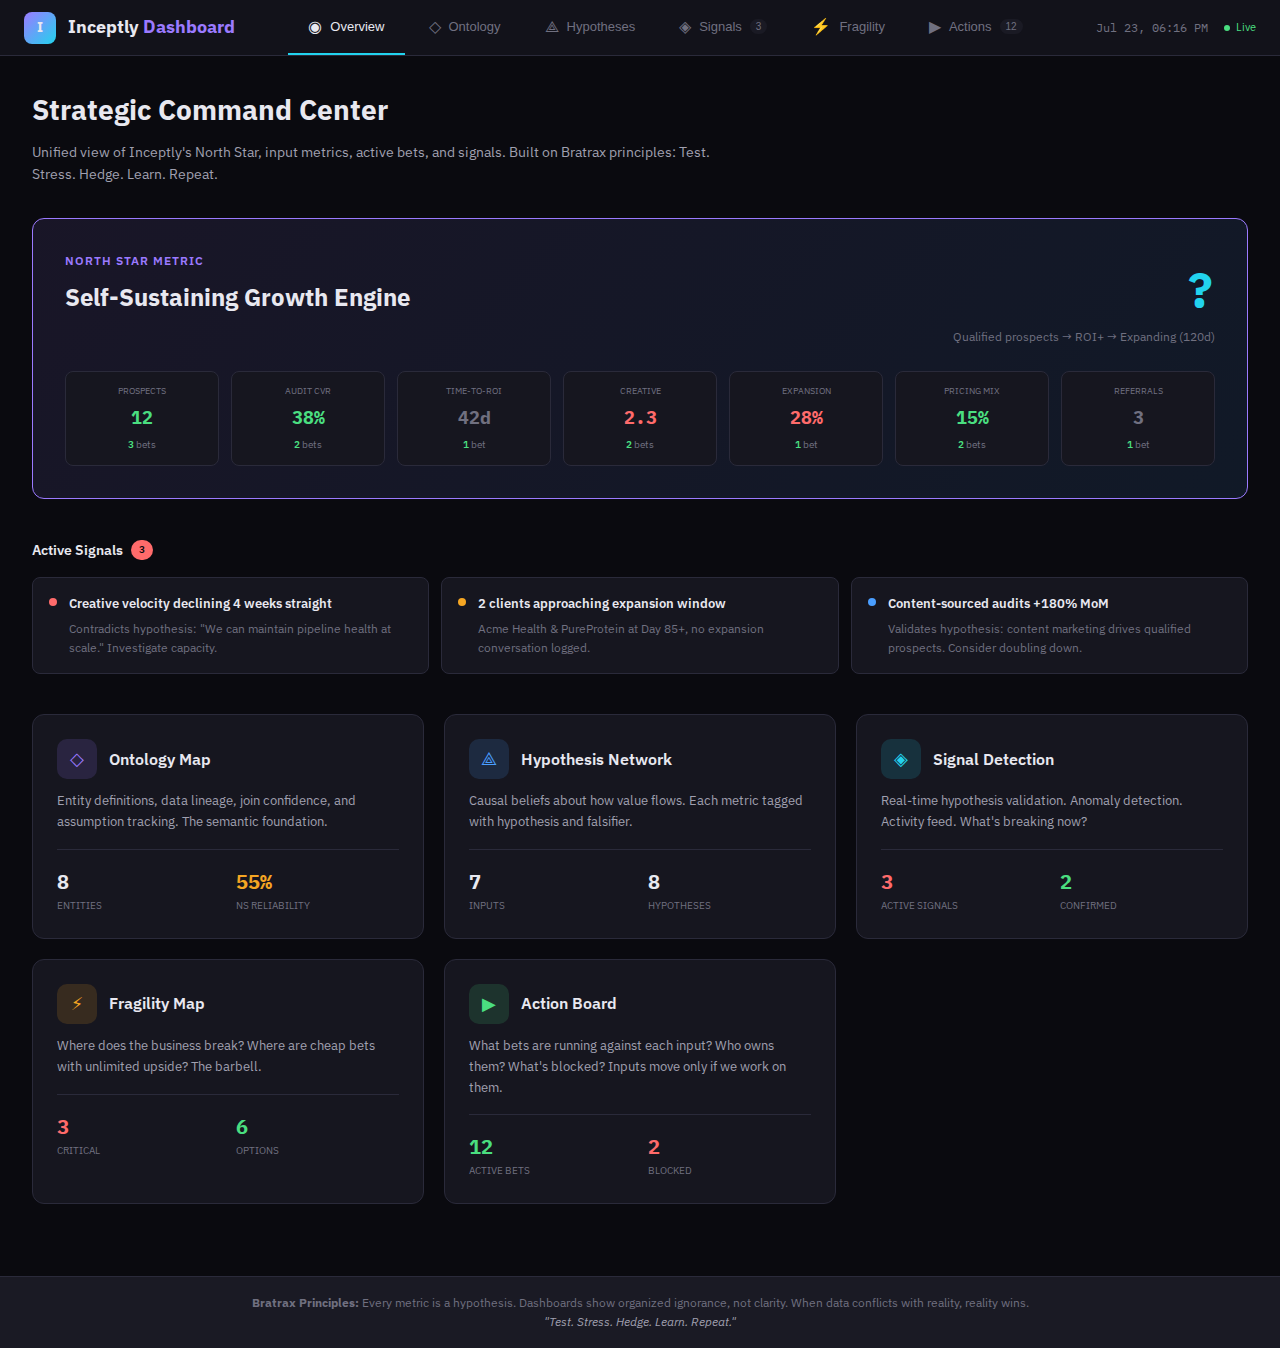
<file: index.html>
<!DOCTYPE html>
<html lang="en">
<head>
    <meta charset="UTF-8">
    <meta name="viewport" content="width=device-width, initial-scale=1.0">
    <title>Inceptly | Strategic Dashboard</title>
    <link href="https://fonts.googleapis.com/css2?family=IBM+Plex+Mono:wght@400;500;600&family=IBM+Plex+Sans:wght@400;500;600;700&display=swap" rel="stylesheet">
    <style>
        :root {
            --bg-primary: #0a0a0f;
            --bg-secondary: #12121a;
            --bg-tertiary: #1a1a24;
            --bg-card: #16161f;
            --border: #2a2a3a;
            --border-light: #3a3a4a;
            --text-primary: #e8e8f0;
            --text-secondary: #a0a0b0;
            --text-muted: #707080;
            --accent-blue: #4a9eff;
            --accent-purple: #9b7aff;
            --accent-amber: #f5a623;
            --accent-red: #ff6b6b;
            --accent-green: #4ade80;
            --accent-cyan: #22d3ee;
        }
        
        * { margin: 0; padding: 0; box-sizing: border-box; }
        
        body {
            font-family: 'IBM Plex Sans', system-ui, sans-serif;
            background: var(--bg-primary);
            color: var(--text-primary);
            line-height: 1.6;
            min-height: 100vh;
            display: flex;
            flex-direction: column;
        }
        
        /* Top Navigation */
        .top-nav {
            background: var(--bg-secondary);
            border-bottom: 1px solid var(--border);
            padding: 0 24px;
            display: flex;
            align-items: center;
            justify-content: space-between;
            height: 56px;
            position: fixed;
            top: 0;
            left: 0;
            right: 0;
            z-index: 1000;
        }
        
        .logo {
            display: flex;
            align-items: center;
            gap: 12px;
        }
        
        .logo-icon {
            width: 32px;
            height: 32px;
            background: linear-gradient(135deg, var(--accent-purple), var(--accent-cyan));
            border-radius: 8px;
            display: flex;
            align-items: center;
            justify-content: center;
            font-weight: 700;
            font-size: 14px;
        }
        
        .logo-text {
            font-size: 18px;
            font-weight: 700;
        }
        
        .logo-text span {
            color: var(--accent-purple);
        }
        
        .nav-tabs {
            display: flex;
            gap: 4px;
            height: 100%;
        }
        
        .nav-tab {
            padding: 0 20px;
            height: 100%;
            display: flex;
            align-items: center;
            gap: 8px;
            font-size: 13px;
            font-weight: 500;
            color: var(--text-muted);
            cursor: pointer;
            border-bottom: 2px solid transparent;
            transition: all 0.2s;
            background: none;
            border-top: none;
            border-left: none;
            border-right: none;
        }
        
        .nav-tab:hover {
            color: var(--text-secondary);
            background: var(--bg-tertiary);
        }
        
        .nav-tab.active {
            color: var(--text-primary);
            border-bottom-color: var(--accent-cyan);
        }
        
        .nav-tab-icon {
            font-size: 16px;
        }
        
        .nav-tab-number {
            font-size: 10px;
            background: var(--bg-tertiary);
            padding: 2px 6px;
            border-radius: 10px;
            color: var(--text-muted);
        }
        
        .nav-tab.active .nav-tab-number {
            background: var(--accent-cyan);
            color: var(--bg-primary);
        }
        
        .nav-meta {
            display: flex;
            align-items: center;
            gap: 16px;
        }
        
        .nav-time {
            font-family: 'IBM Plex Mono', monospace;
            font-size: 12px;
            color: var(--text-muted);
        }
        
        .nav-status {
            display: flex;
            align-items: center;
            gap: 6px;
            font-size: 11px;
            color: var(--accent-green);
        }
        
        .nav-status-dot {
            width: 6px;
            height: 6px;
            background: var(--accent-green);
            border-radius: 50%;
            animation: pulse 2s infinite;
        }
        
        @keyframes pulse {
            0%, 100% { opacity: 1; }
            50% { opacity: 0.5; }
        }
        
        /* Main Content */
        .main-content {
            margin-top: 56px;
            flex: 1;
            display: flex;
            flex-direction: column;
        }
        
        .tab-content {
            display: none;
            flex: 1;
        }
        
        .tab-content.active {
            display: block;
        }
        
        .tab-content iframe {
            width: 100%;
            height: calc(100vh - 56px);
            border: none;
        }
        
        /* Overview Tab Styles */
        .overview-container {
            padding: 32px;
            max-width: 1600px;
            margin: 0 auto;
        }
        
        .overview-header {
            margin-bottom: 32px;
        }
        
        .overview-header h1 {
            font-size: 28px;
            font-weight: 700;
            margin-bottom: 8px;
        }
        
        .overview-header p {
            font-size: 14px;
            color: var(--text-secondary);
            max-width: 700px;
        }
        
        .overview-grid {
            display: grid;
            grid-template-columns: repeat(auto-fit, minmax(300px, 1fr));
            gap: 20px;
            margin-bottom: 40px;
        }
        
        .overview-card {
            background: var(--bg-card);
            border: 1px solid var(--border);
            border-radius: 12px;
            padding: 24px;
            cursor: pointer;
            transition: all 0.2s;
        }
        
        .overview-card:hover {
            border-color: var(--accent-cyan);
            transform: translateY(-2px);
        }
        
        .overview-card-header {
            display: flex;
            align-items: center;
            gap: 12px;
            margin-bottom: 12px;
        }
        
        .overview-card-icon {
            width: 40px;
            height: 40px;
            border-radius: 10px;
            display: flex;
            align-items: center;
            justify-content: center;
            font-size: 18px;
        }
        
        .overview-card-icon.purple { background: rgba(155, 122, 255, 0.15); color: var(--accent-purple); }
        .overview-card-icon.blue { background: rgba(74, 158, 255, 0.15); color: var(--accent-blue); }
        .overview-card-icon.cyan { background: rgba(34, 211, 238, 0.15); color: var(--accent-cyan); }
        .overview-card-icon.amber { background: rgba(245, 166, 35, 0.15); color: var(--accent-amber); }
        .overview-card-icon.green { background: rgba(74, 222, 128, 0.15); color: var(--accent-green); }
        
        .overview-card-title {
            font-size: 16px;
            font-weight: 600;
        }
        
        .overview-card-description {
            font-size: 13px;
            color: var(--text-secondary);
            margin-bottom: 16px;
        }
        
        .overview-card-stats {
            display: flex;
            gap: 16px;
            padding-top: 16px;
            border-top: 1px solid var(--border);
        }
        
        .overview-card-stat {
            flex: 1;
        }
        
        .overview-card-stat-value {
            font-size: 20px;
            font-weight: 700;
            font-family: 'IBM Plex Mono', monospace;
        }
        
        .overview-card-stat-label {
            font-size: 10px;
            color: var(--text-muted);
            text-transform: uppercase;
        }
        
        /* North Star Section */
        .north-star-section {
            background: linear-gradient(135deg, rgba(155, 122, 255, 0.1), rgba(74, 158, 255, 0.1));
            border: 1px solid var(--accent-purple);
            border-radius: 12px;
            padding: 32px;
            margin-bottom: 40px;
        }
        
        .north-star-header {
            display: flex;
            justify-content: space-between;
            align-items: flex-start;
            margin-bottom: 24px;
        }
        
        .north-star-title {
            font-size: 12px;
            font-weight: 600;
            text-transform: uppercase;
            letter-spacing: 1px;
            color: var(--accent-purple);
            margin-bottom: 8px;
        }
        
        .north-star-name {
            font-size: 24px;
            font-weight: 700;
        }
        
        .north-star-metric {
            text-align: right;
        }
        
        .north-star-value {
            font-size: 48px;
            font-weight: 700;
            font-family: 'IBM Plex Mono', monospace;
            color: var(--accent-cyan);
        }
        
        .north-star-target {
            font-size: 12px;
            color: var(--text-muted);
        }
        
        .north-star-inputs {
            display: grid;
            grid-template-columns: repeat(7, 1fr);
            gap: 12px;
        }
        
        @media (max-width: 1200px) {
            .north-star-inputs {
                grid-template-columns: repeat(4, 1fr);
            }
        }
        
        .ns-input {
            background: var(--bg-card);
            border: 1px solid var(--border);
            border-radius: 8px;
            padding: 12px;
            text-align: center;
        }
        
        .ns-input-name {
            font-size: 9px;
            color: var(--text-muted);
            text-transform: uppercase;
            margin-bottom: 6px;
            white-space: nowrap;
            overflow: hidden;
            text-overflow: ellipsis;
        }
        
        .ns-input-value {
            font-size: 18px;
            font-weight: 700;
            font-family: 'IBM Plex Mono', monospace;
            margin-bottom: 4px;
        }
        
        .ns-input-value.up { color: var(--accent-green); }
        .ns-input-value.down { color: var(--accent-red); }
        .ns-input-value.flat { color: var(--text-muted); }
        
        .ns-input-bets {
            font-size: 10px;
            color: var(--text-muted);
        }
        
        .ns-input-bets span {
            color: var(--accent-green);
            font-weight: 600;
        }
        
        /* Alerts Section */
        .alerts-section {
            margin-bottom: 40px;
        }
        
        .alerts-header {
            font-size: 14px;
            font-weight: 600;
            margin-bottom: 16px;
            display: flex;
            align-items: center;
            gap: 8px;
        }
        
        .alerts-header .count {
            background: var(--accent-red);
            color: var(--bg-primary);
            font-size: 10px;
            padding: 2px 8px;
            border-radius: 10px;
        }
        
        .alerts-grid {
            display: grid;
            grid-template-columns: repeat(auto-fit, minmax(300px, 1fr));
            gap: 12px;
        }
        
        .alert-card {
            background: var(--bg-card);
            border: 1px solid var(--border);
            border-radius: 8px;
            padding: 16px;
            display: flex;
            gap: 12px;
        }
        
        .alert-indicator {
            width: 8px;
            height: 8px;
            border-radius: 50%;
            margin-top: 4px;
            flex-shrink: 0;
        }
        
        .alert-indicator.critical { background: var(--accent-red); animation: pulse 2s infinite; }
        .alert-indicator.warning { background: var(--accent-amber); }
        .alert-indicator.info { background: var(--accent-blue); }
        
        .alert-content { flex: 1; }
        
        .alert-title {
            font-size: 13px;
            font-weight: 600;
            margin-bottom: 4px;
        }
        
        .alert-description {
            font-size: 12px;
            color: var(--text-muted);
        }
        
        /* Philosophy Footer */
        .philosophy-footer {
            background: var(--bg-tertiary);
            border-top: 1px solid var(--border);
            padding: 16px 32px;
            text-align: center;
            font-size: 12px;
            color: var(--text-muted);
        }
        
        .philosophy-footer em {
            color: var(--text-secondary);
            font-style: italic;
        }
    </style>
</head>
<body>
    <nav class="top-nav">
        <div class="logo">
            <div class="logo-icon">I</div>
            <div class="logo-text">Inceptly <span>Dashboard</span></div>
        </div>
        
        <div class="nav-tabs">
            <button class="nav-tab active" data-tab="overview">
                <span class="nav-tab-icon">◉</span>
                Overview
            </button>
            <button class="nav-tab" data-tab="ontology">
                <span class="nav-tab-icon">◇</span>
                Ontology
            </button>
            <button class="nav-tab" data-tab="hypothesis">
                <span class="nav-tab-icon">⟁</span>
                Hypotheses
            </button>
            <button class="nav-tab" data-tab="signals">
                <span class="nav-tab-icon">◈</span>
                Signals
                <span class="nav-tab-number">3</span>
            </button>
            <button class="nav-tab" data-tab="fragility">
                <span class="nav-tab-icon">⚡</span>
                Fragility
            </button>
            <button class="nav-tab" data-tab="actions">
                <span class="nav-tab-icon">▶</span>
                Actions
                <span class="nav-tab-number">12</span>
            </button>
        </div>
        
        <div class="nav-meta">
            <div class="nav-time" id="nav-time">--:-- --</div>
            <div class="nav-status">
                <div class="nav-status-dot"></div>
                Live
            </div>
        </div>
    </nav>
    
    <main class="main-content">
        <!-- Overview Tab -->
        <div class="tab-content active" id="tab-overview">
            <div class="overview-container">
                <div class="overview-header">
                    <h1>Strategic Command Center</h1>
                    <p>Unified view of Inceptly's North Star, input metrics, active bets, and signals. Built on Bratrax principles: Test. Stress. Hedge. Learn. Repeat.</p>
                </div>
                
                <!-- North Star -->
                <div class="north-star-section">
                    <div class="north-star-header">
                        <div>
                            <div class="north-star-title">North Star Metric</div>
                            <div class="north-star-name">Self-Sustaining Growth Engine</div>
                        </div>
                        <div class="north-star-metric">
                            <div class="north-star-value">?</div>
                            <div class="north-star-target">Qualified prospects → ROI+ → Expanding (120d)</div>
                        </div>
                    </div>
                    
                    <div class="north-star-inputs">
                        <div class="ns-input">
                            <div class="ns-input-name">Prospects</div>
                            <div class="ns-input-value up">12</div>
                            <div class="ns-input-bets"><span>3</span> bets</div>
                        </div>
                        <div class="ns-input">
                            <div class="ns-input-name">Audit CVR</div>
                            <div class="ns-input-value up">38%</div>
                            <div class="ns-input-bets"><span>2</span> bets</div>
                        </div>
                        <div class="ns-input">
                            <div class="ns-input-name">Time-to-ROI</div>
                            <div class="ns-input-value flat">42d</div>
                            <div class="ns-input-bets"><span>1</span> bet</div>
                        </div>
                        <div class="ns-input">
                            <div class="ns-input-name">Creative</div>
                            <div class="ns-input-value down">2.3</div>
                            <div class="ns-input-bets"><span>2</span> bets</div>
                        </div>
                        <div class="ns-input">
                            <div class="ns-input-name">Expansion</div>
                            <div class="ns-input-value down">28%</div>
                            <div class="ns-input-bets"><span>1</span> bet</div>
                        </div>
                        <div class="ns-input">
                            <div class="ns-input-name">Pricing Mix</div>
                            <div class="ns-input-value up">15%</div>
                            <div class="ns-input-bets"><span>2</span> bets</div>
                        </div>
                        <div class="ns-input">
                            <div class="ns-input-name">Referrals</div>
                            <div class="ns-input-value flat">3</div>
                            <div class="ns-input-bets"><span>1</span> bet</div>
                        </div>
                    </div>
                </div>
                
                <!-- Alerts -->
                <div class="alerts-section">
                    <div class="alerts-header">
                        Active Signals
                        <span class="count">3</span>
                    </div>
                    <div class="alerts-grid">
                        <div class="alert-card">
                            <div class="alert-indicator critical"></div>
                            <div class="alert-content">
                                <div class="alert-title">Creative velocity declining 4 weeks straight</div>
                                <div class="alert-description">Contradicts hypothesis: "We can maintain pipeline health at scale." Investigate capacity.</div>
                            </div>
                        </div>
                        <div class="alert-card">
                            <div class="alert-indicator warning"></div>
                            <div class="alert-content">
                                <div class="alert-title">2 clients approaching expansion window</div>
                                <div class="alert-description">Acme Health & PureProtein at Day 85+, no expansion conversation logged.</div>
                            </div>
                        </div>
                        <div class="alert-card">
                            <div class="alert-indicator info"></div>
                            <div class="alert-content">
                                <div class="alert-title">Content-sourced audits +180% MoM</div>
                                <div class="alert-description">Validates hypothesis: content marketing drives qualified prospects. Consider doubling down.</div>
                            </div>
                        </div>
                    </div>
                </div>
                
                <!-- Dashboard Cards -->
                <div class="overview-grid">
                    <div class="overview-card" onclick="switchTab('ontology')">
                        <div class="overview-card-header">
                            <div class="overview-card-icon purple">◇</div>
                            <div class="overview-card-title">Ontology Map</div>
                        </div>
                        <div class="overview-card-description">Entity definitions, data lineage, join confidence, and assumption tracking. The semantic foundation.</div>
                        <div class="overview-card-stats">
                            <div class="overview-card-stat">
                                <div class="overview-card-stat-value">8</div>
                                <div class="overview-card-stat-label">Entities</div>
                            </div>
                            <div class="overview-card-stat">
                                <div class="overview-card-stat-value" style="color: var(--accent-amber);">55%</div>
                                <div class="overview-card-stat-label">NS Reliability</div>
                            </div>
                        </div>
                    </div>
                    
                    <div class="overview-card" onclick="switchTab('hypothesis')">
                        <div class="overview-card-header">
                            <div class="overview-card-icon blue">⟁</div>
                            <div class="overview-card-title">Hypothesis Network</div>
                        </div>
                        <div class="overview-card-description">Causal beliefs about how value flows. Each metric tagged with hypothesis and falsifier.</div>
                        <div class="overview-card-stats">
                            <div class="overview-card-stat">
                                <div class="overview-card-stat-value">7</div>
                                <div class="overview-card-stat-label">Inputs</div>
                            </div>
                            <div class="overview-card-stat">
                                <div class="overview-card-stat-value">8</div>
                                <div class="overview-card-stat-label">Hypotheses</div>
                            </div>
                        </div>
                    </div>
                    
                    <div class="overview-card" onclick="switchTab('signals')">
                        <div class="overview-card-header">
                            <div class="overview-card-icon cyan">◈</div>
                            <div class="overview-card-title">Signal Detection</div>
                        </div>
                        <div class="overview-card-description">Real-time hypothesis validation. Anomaly detection. Activity feed. What's breaking now?</div>
                        <div class="overview-card-stats">
                            <div class="overview-card-stat">
                                <div class="overview-card-stat-value" style="color: var(--accent-red);">3</div>
                                <div class="overview-card-stat-label">Active Signals</div>
                            </div>
                            <div class="overview-card-stat">
                                <div class="overview-card-stat-value" style="color: var(--accent-green);">2</div>
                                <div class="overview-card-stat-label">Confirmed</div>
                            </div>
                        </div>
                    </div>
                    
                    <div class="overview-card" onclick="switchTab('fragility')">
                        <div class="overview-card-header">
                            <div class="overview-card-icon amber">⚡</div>
                            <div class="overview-card-title">Fragility Map</div>
                        </div>
                        <div class="overview-card-description">Where does the business break? Where are cheap bets with unlimited upside? The barbell.</div>
                        <div class="overview-card-stats">
                            <div class="overview-card-stat">
                                <div class="overview-card-stat-value" style="color: var(--accent-red);">3</div>
                                <div class="overview-card-stat-label">Critical</div>
                            </div>
                            <div class="overview-card-stat">
                                <div class="overview-card-stat-value" style="color: var(--accent-green);">6</div>
                                <div class="overview-card-stat-label">Options</div>
                            </div>
                        </div>
                    </div>
                    
                    <div class="overview-card" onclick="switchTab('actions')">
                        <div class="overview-card-header">
                            <div class="overview-card-icon green">▶</div>
                            <div class="overview-card-title">Action Board</div>
                        </div>
                        <div class="overview-card-description">What bets are running against each input? Who owns them? What's blocked? Inputs move only if we work on them.</div>
                        <div class="overview-card-stats">
                            <div class="overview-card-stat">
                                <div class="overview-card-stat-value" style="color: var(--accent-green);">12</div>
                                <div class="overview-card-stat-label">Active Bets</div>
                            </div>
                            <div class="overview-card-stat">
                                <div class="overview-card-stat-value" style="color: var(--accent-red);">2</div>
                                <div class="overview-card-stat-label">Blocked</div>
                            </div>
                        </div>
                    </div>
                </div>
            </div>
            
            <div class="philosophy-footer">
                <strong>Bratrax Principles:</strong> Every metric is a hypothesis. Dashboards show organized ignorance, not clarity. When data conflicts with reality, reality wins.
                <br><em>"Test. Stress. Hedge. Learn. Repeat."</em>
            </div>
        </div>
        
        <!-- Ontology Tab -->
        <div class="tab-content" id="tab-ontology">
            <iframe src="inceptly-ontology-map.html"></iframe>
        </div>
        
        <!-- Hypothesis Tab -->
        <div class="tab-content" id="tab-hypothesis">
            <iframe src="inceptly-hypothesis-network.html"></iframe>
        </div>
        
        <!-- Signals Tab -->
        <div class="tab-content" id="tab-signals">
            <iframe src="inceptly-signal-board.html"></iframe>
        </div>
        
        <!-- Fragility Tab -->
        <div class="tab-content" id="tab-fragility">
            <iframe src="inceptly-fragility-map.html"></iframe>
        </div>
        
        <!-- Actions Tab -->
        <div class="tab-content" id="tab-actions">
            <iframe src="inceptly-action-board.html"></iframe>
        </div>
    </main>
    
    <script>
        // Tab switching
        function switchTab(tabId) {
            // Update nav tabs
            document.querySelectorAll('.nav-tab').forEach(tab => {
                tab.classList.remove('active');
                if (tab.dataset.tab === tabId) {
                    tab.classList.add('active');
                }
            });
            
            // Update content
            document.querySelectorAll('.tab-content').forEach(content => {
                content.classList.remove('active');
            });
            document.getElementById('tab-' + tabId).classList.add('active');
        }
        
        // Nav tab click handlers
        document.querySelectorAll('.nav-tab').forEach(tab => {
            tab.addEventListener('click', () => {
                switchTab(tab.dataset.tab);
            });
        });
        
        // Update time
        function updateTime() {
            const now = new Date();
            document.getElementById('nav-time').textContent = now.toLocaleString('en-US', {
                month: 'short',
                day: 'numeric',
                hour: '2-digit',
                minute: '2-digit'
            });
        }
        updateTime();
        setInterval(updateTime, 1000);
    </script>
</body>
</html>
</file>
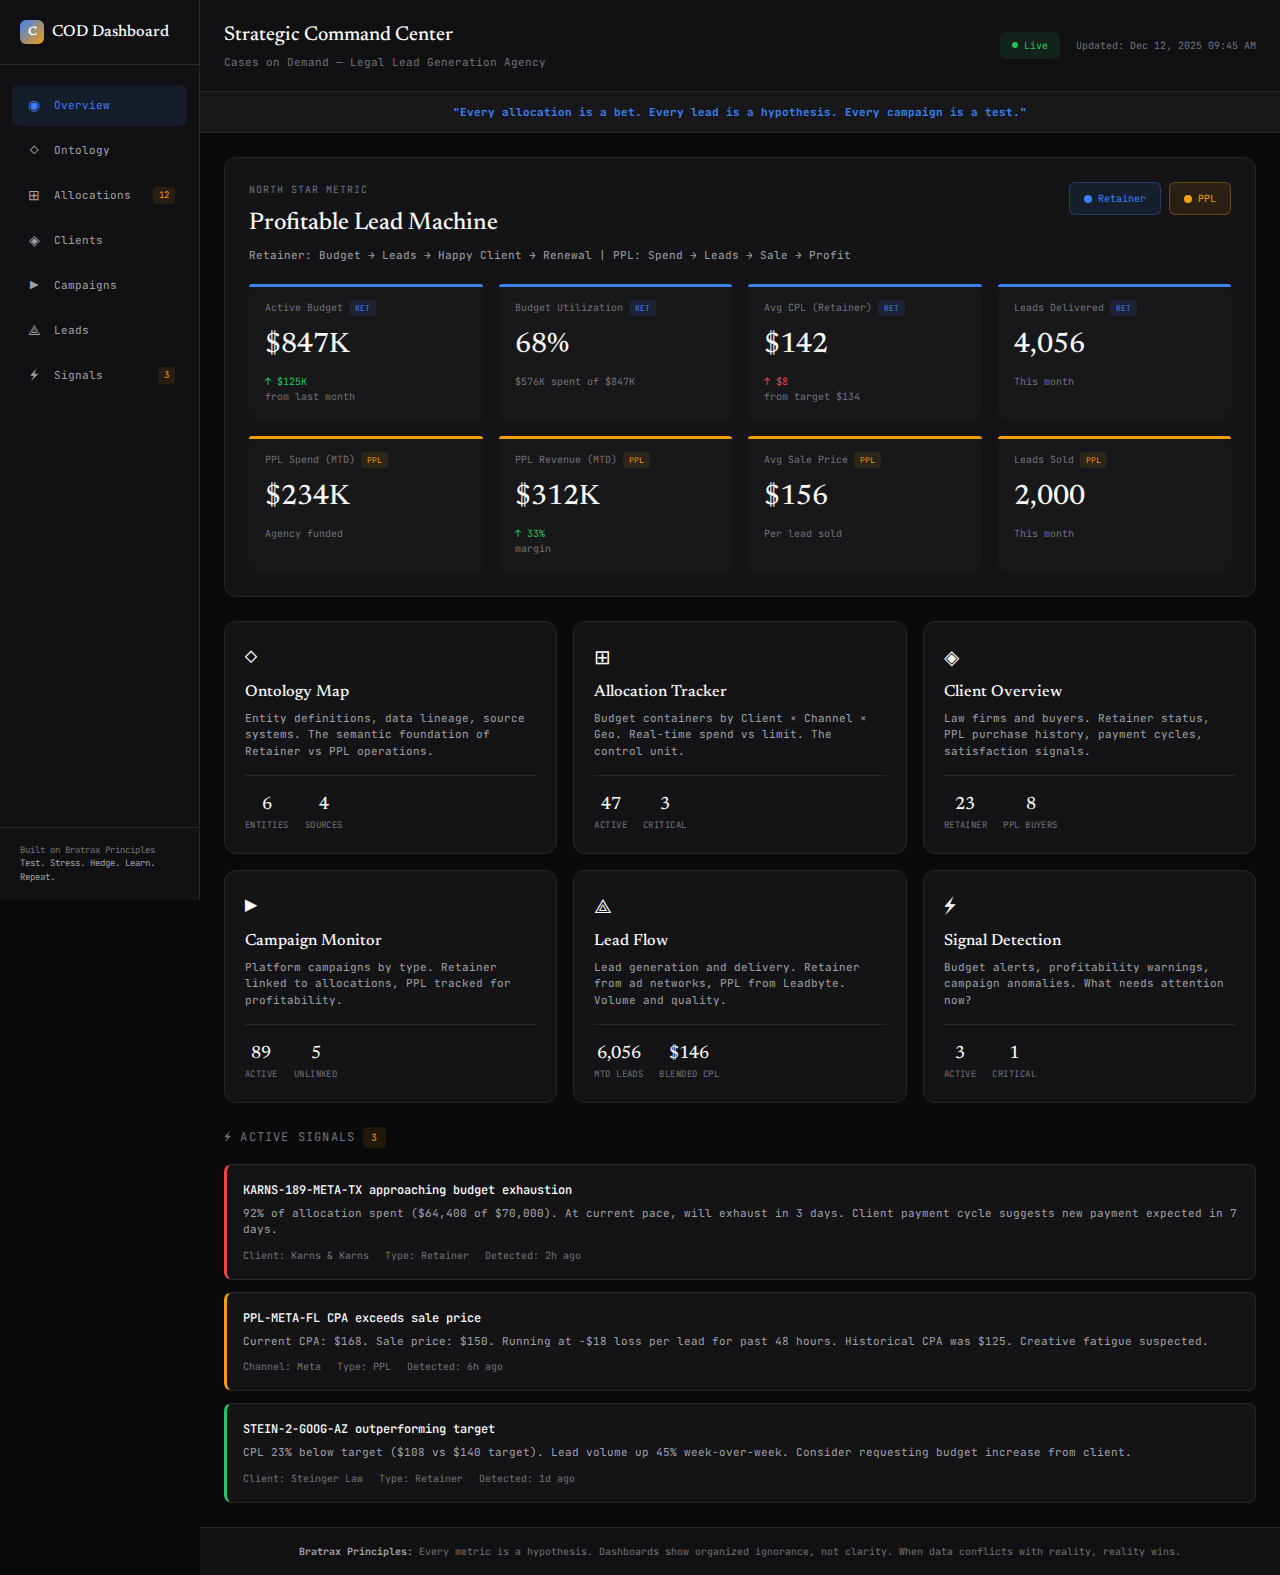
<file: cod-ontology/index.html>
<!DOCTYPE html>
<html lang="en">
<head>
    <meta charset="UTF-8">
    <meta name="viewport" content="width=device-width, initial-scale=1.0">
    <title>Cases on Demand | Strategic Dashboard</title>
    <link href="https://fonts.googleapis.com/css2?family=JetBrains+Mono:wght@300;400;500;600&family=Newsreader:opsz,wght@6..72,300;6..72,400;6..72,500;6..72,600&display=swap" rel="stylesheet">
    <style>
        :root {
            --bg-primary: #0a0a0b;
            --bg-secondary: #111113;
            --bg-tertiary: #18181b;
            --bg-card: #141416;
            --border: #27272a;
            --border-light: #3f3f46;
            --text-primary: #fafafa;
            --text-secondary: #a1a1aa;
            --text-muted: #71717a;
            
            /* Status colors */
            --retainer: #3b82f6;
            --retainer-dim: rgba(59, 130, 246, 0.1);
            --retainer-border: rgba(59, 130, 246, 0.3);
            
            --ppl: #f59e0b;
            --ppl-dim: rgba(245, 158, 11, 0.1);
            --ppl-border: rgba(245, 158, 11, 0.3);
            
            --success: #22c55e;
            --success-dim: rgba(34, 197, 94, 0.1);
            
            --warning: #f59e0b;
            --warning-dim: rgba(245, 158, 11, 0.1);
            
            --danger: #ef4444;
            --danger-dim: rgba(239, 68, 68, 0.1);
            
            --high: #22c55e;
            --medium: #f59e0b;
            --low: #ef4444;
        }

        * { margin: 0; padding: 0; box-sizing: border-box; }

        body {
            font-family: 'JetBrains Mono', monospace;
            background: var(--bg-primary);
            color: var(--text-primary);
            min-height: 100vh;
            font-size: 11px;
            line-height: 1.5;
        }

        /* Sidebar */
        .sidebar {
            position: fixed;
            left: 0;
            top: 0;
            bottom: 0;
            width: 200px;
            background: var(--bg-secondary);
            border-right: 1px solid var(--border);
            padding: 20px 0;
            z-index: 100;
        }

        .sidebar-logo {
            padding: 0 20px 20px;
            border-bottom: 1px solid var(--border);
            margin-bottom: 20px;
        }

        .sidebar-logo h1 {
            font-family: 'Newsreader', serif;
            font-size: 16px;
            font-weight: 500;
            display: flex;
            align-items: center;
            gap: 8px;
        }

        .logo-icon {
            width: 24px;
            height: 24px;
            background: linear-gradient(135deg, var(--retainer), var(--ppl));
            border-radius: 6px;
            display: flex;
            align-items: center;
            justify-content: center;
            font-size: 12px;
            font-weight: 600;
        }

        .sidebar-nav {
            padding: 0 12px;
        }

        .nav-item {
            display: flex;
            align-items: center;
            gap: 10px;
            padding: 10px 12px;
            border-radius: 6px;
            color: var(--text-secondary);
            text-decoration: none;
            font-size: 11px;
            margin-bottom: 4px;
            transition: all 0.15s;
        }

        .nav-item:hover {
            background: var(--bg-tertiary);
            color: var(--text-primary);
        }

        .nav-item.active {
            background: var(--retainer-dim);
            color: var(--retainer);
        }

        .nav-icon {
            font-size: 14px;
            width: 20px;
            text-align: center;
        }

        .nav-badge {
            margin-left: auto;
            font-size: 9px;
            padding: 2px 6px;
            border-radius: 4px;
            background: var(--warning-dim);
            color: var(--warning);
        }

        .sidebar-footer {
            position: absolute;
            bottom: 0;
            left: 0;
            right: 0;
            padding: 16px 20px;
            border-top: 1px solid var(--border);
            font-size: 9px;
            color: var(--text-muted);
        }

        /* Main Content */
        .main-content {
            margin-left: 200px;
            min-height: 100vh;
        }

        /* Header */
        .header {
            padding: 20px 24px;
            border-bottom: 1px solid var(--border);
            background: var(--bg-secondary);
            display: flex;
            justify-content: space-between;
            align-items: center;
        }

        .header h2 {
            font-family: 'Newsreader', serif;
            font-size: 20px;
            font-weight: 500;
        }

        .header-subtitle {
            font-size: 11px;
            color: var(--text-muted);
            margin-top: 4px;
        }

        .header-right {
            display: flex;
            align-items: center;
            gap: 16px;
        }

        .status-badge {
            display: flex;
            align-items: center;
            gap: 6px;
            font-size: 10px;
            padding: 6px 12px;
            border-radius: 6px;
            background: var(--success-dim);
            color: var(--success);
        }

        .status-dot {
            width: 6px;
            height: 6px;
            border-radius: 50%;
            background: var(--success);
            animation: pulse 2s infinite;
        }

        @keyframes pulse {
            0%, 100% { opacity: 1; }
            50% { opacity: 0.5; }
        }

        .timestamp {
            font-size: 10px;
            color: var(--text-muted);
        }

        /* Philosophy Banner */
        .philosophy-banner {
            background: var(--bg-tertiary);
            border-bottom: 1px solid var(--border);
            padding: 12px 24px;
            font-size: 11px;
            color: var(--text-secondary);
            text-align: center;
        }

        .philosophy-banner strong {
            color: var(--retainer);
        }

        /* Content Grid */
        .content-grid {
            padding: 24px;
        }

        /* North Star Section */
        .north-star {
            background: var(--bg-card);
            border: 1px solid var(--border);
            border-radius: 12px;
            padding: 24px;
            margin-bottom: 24px;
        }

        .north-star-header {
            display: flex;
            justify-content: space-between;
            align-items: flex-start;
            margin-bottom: 20px;
        }

        .north-star-title {
            font-size: 10px;
            text-transform: uppercase;
            letter-spacing: 0.1em;
            color: var(--text-muted);
            margin-bottom: 8px;
        }

        .north-star-metric {
            font-family: 'Newsreader', serif;
            font-size: 24px;
            font-weight: 500;
        }

        .north-star-description {
            font-size: 11px;
            color: var(--text-secondary);
            margin-top: 6px;
        }

        .business-type-toggle {
            display: flex;
            gap: 8px;
        }

        .type-badge {
            display: flex;
            align-items: center;
            gap: 6px;
            font-size: 10px;
            padding: 8px 14px;
            border-radius: 6px;
            cursor: pointer;
            transition: all 0.15s;
        }

        .type-badge.retainer {
            background: var(--retainer-dim);
            color: var(--retainer);
            border: 1px solid var(--retainer-border);
        }

        .type-badge.ppl {
            background: var(--ppl-dim);
            color: var(--ppl);
            border: 1px solid var(--ppl-border);
        }

        .type-dot {
            width: 8px;
            height: 8px;
            border-radius: 50%;
        }

        .type-dot.retainer { background: var(--retainer); }
        .type-dot.ppl { background: var(--ppl); }

        /* Input Metrics Grid */
        .metrics-grid {
            display: grid;
            grid-template-columns: repeat(4, 1fr);
            gap: 16px;
        }

        .metric-card {
            background: var(--bg-tertiary);
            border-radius: 8px;
            padding: 16px;
            position: relative;
        }

        .metric-card::before {
            content: '';
            position: absolute;
            top: 0;
            left: 0;
            right: 0;
            height: 3px;
            border-radius: 8px 8px 0 0;
        }

        .metric-card.retainer::before { background: var(--retainer); }
        .metric-card.ppl::before { background: var(--ppl); }
        .metric-card.combined::before { background: linear-gradient(90deg, var(--retainer), var(--ppl)); }

        .metric-label {
            font-size: 10px;
            color: var(--text-muted);
            margin-bottom: 8px;
            display: flex;
            align-items: center;
            gap: 6px;
        }

        .metric-type {
            font-size: 8px;
            padding: 2px 6px;
            border-radius: 4px;
        }

        .metric-type.retainer {
            background: var(--retainer-dim);
            color: var(--retainer);
        }

        .metric-type.ppl {
            background: var(--ppl-dim);
            color: var(--ppl);
        }

        .metric-value {
            font-family: 'Newsreader', serif;
            font-size: 28px;
            font-weight: 500;
            margin-bottom: 8px;
        }

        .metric-subtext {
            font-size: 10px;
            color: var(--text-muted);
        }

        .metric-trend {
            display: flex;
            align-items: center;
            gap: 4px;
            font-size: 10px;
        }

        .metric-trend.up { color: var(--success); }
        .metric-trend.down { color: var(--danger); }

        /* Dashboard Cards Grid */
        .cards-grid {
            display: grid;
            grid-template-columns: repeat(3, 1fr);
            gap: 16px;
            margin-top: 24px;
        }

        .dashboard-card {
            background: var(--bg-card);
            border: 1px solid var(--border);
            border-radius: 12px;
            padding: 20px;
            text-decoration: none;
            color: inherit;
            transition: all 0.2s;
        }

        .dashboard-card:hover {
            border-color: var(--border-light);
            transform: translateY(-2px);
        }

        .card-header {
            display: flex;
            justify-content: space-between;
            align-items: flex-start;
            margin-bottom: 12px;
        }

        .card-icon {
            font-size: 20px;
            margin-bottom: 8px;
        }

        .card-title {
            font-family: 'Newsreader', serif;
            font-size: 16px;
            font-weight: 500;
            margin-bottom: 6px;
        }

        .card-description {
            font-size: 11px;
            color: var(--text-secondary);
            line-height: 1.5;
        }

        .card-stats {
            display: flex;
            gap: 16px;
            margin-top: 16px;
            padding-top: 16px;
            border-top: 1px solid var(--border);
        }

        .card-stat {
            text-align: center;
        }

        .card-stat-value {
            font-size: 18px;
            font-family: 'Newsreader', serif;
            font-weight: 500;
        }

        .card-stat-label {
            font-size: 9px;
            color: var(--text-muted);
            text-transform: uppercase;
            letter-spacing: 0.05em;
        }

        /* Signals Section */
        .signals-section {
            margin-top: 24px;
        }

        .section-header {
            display: flex;
            justify-content: space-between;
            align-items: center;
            margin-bottom: 16px;
        }

        .section-title {
            font-size: 12px;
            text-transform: uppercase;
            letter-spacing: 0.1em;
            color: var(--text-muted);
            display: flex;
            align-items: center;
            gap: 8px;
        }

        .signal-count {
            font-size: 10px;
            padding: 3px 8px;
            border-radius: 4px;
            background: var(--warning-dim);
            color: var(--warning);
        }

        .signals-list {
            display: flex;
            flex-direction: column;
            gap: 12px;
        }

        .signal-item {
            background: var(--bg-card);
            border: 1px solid var(--border);
            border-left: 3px solid var(--warning);
            border-radius: 8px;
            padding: 16px;
        }

        .signal-item.danger {
            border-left-color: var(--danger);
        }

        .signal-item.success {
            border-left-color: var(--success);
        }

        .signal-title {
            font-size: 12px;
            font-weight: 500;
            margin-bottom: 6px;
        }

        .signal-description {
            font-size: 11px;
            color: var(--text-secondary);
        }

        .signal-meta {
            display: flex;
            gap: 16px;
            margin-top: 10px;
            font-size: 10px;
            color: var(--text-muted);
        }

        /* Footer */
        .footer {
            padding: 16px 24px;
            background: var(--bg-secondary);
            border-top: 1px solid var(--border);
            font-size: 10px;
            color: var(--text-muted);
            text-align: center;
        }

        .footer strong {
            color: var(--text-secondary);
        }
    </style>
</head>
<body>
    <aside class="sidebar">
        <div class="sidebar-logo">
            <h1>
                <div class="logo-icon">C</div>
                COD Dashboard
            </h1>
        </div>
        <nav class="sidebar-nav">
            <a href="index.html" class="nav-item active">
                <span class="nav-icon">◉</span>
                Overview
            </a>
            <a href="ontology.html" class="nav-item">
                <span class="nav-icon">◇</span>
                Ontology
            </a>
            <a href="allocations.html" class="nav-item">
                <span class="nav-icon">⊞</span>
                Allocations
                <span class="nav-badge">12</span>
            </a>
            <a href="clients.html" class="nav-item">
                <span class="nav-icon">◈</span>
                Clients
            </a>
            <a href="campaigns.html" class="nav-item">
                <span class="nav-icon">▶</span>
                Campaigns
            </a>
            <a href="leads.html" class="nav-item">
                <span class="nav-icon">⟁</span>
                Leads
            </a>
            <a href="signals.html" class="nav-item">
                <span class="nav-icon">⚡</span>
                Signals
                <span class="nav-badge">3</span>
            </a>
        </nav>
        <div class="sidebar-footer">
            Built on Bratrax Principles<br>
            <span style="color: var(--text-secondary);">Test. Stress. Hedge. Learn. Repeat.</span>
        </div>
    </aside>

    <main class="main-content">
        <header class="header">
            <div>
                <h2>Strategic Command Center</h2>
                <p class="header-subtitle">Cases on Demand — Legal Lead Generation Agency</p>
            </div>
            <div class="header-right">
                <div class="status-badge">
                    <div class="status-dot"></div>
                    <span>Live</span>
                </div>
                <div class="timestamp">Updated: Dec 12, 2025 09:45 AM</div>
            </div>
        </header>

        <div class="philosophy-banner">
            <strong>"Every allocation is a bet. Every lead is a hypothesis. Every campaign is a test."</strong>
        </div>

        <div class="content-grid">
            <!-- North Star -->
            <div class="north-star">
                <div class="north-star-header">
                    <div>
                        <div class="north-star-title">North Star Metric</div>
                        <div class="north-star-metric">Profitable Lead Machine</div>
                        <div class="north-star-description">
                            Retainer: Budget → Leads → Happy Client → Renewal | PPL: Spend → Leads → Sale → Profit
                        </div>
                    </div>
                    <div class="business-type-toggle">
                        <div class="type-badge retainer">
                            <div class="type-dot retainer"></div>
                            <span>Retainer</span>
                        </div>
                        <div class="type-badge ppl">
                            <div class="type-dot ppl"></div>
                            <span>PPL</span>
                        </div>
                    </div>
                </div>

                <div class="metrics-grid">
                    <div class="metric-card retainer">
                        <div class="metric-label">
                            Active Budget
                            <span class="metric-type retainer">RET</span>
                        </div>
                        <div class="metric-value">$847K</div>
                        <div class="metric-subtext">
                            <span class="metric-trend up">↑ $125K</span> from last month
                        </div>
                    </div>
                    <div class="metric-card retainer">
                        <div class="metric-label">
                            Budget Utilization
                            <span class="metric-type retainer">RET</span>
                        </div>
                        <div class="metric-value">68%</div>
                        <div class="metric-subtext">$576K spent of $847K</div>
                    </div>
                    <div class="metric-card retainer">
                        <div class="metric-label">
                            Avg CPL (Retainer)
                            <span class="metric-type retainer">RET</span>
                        </div>
                        <div class="metric-value">$142</div>
                        <div class="metric-subtext">
                            <span class="metric-trend down">↑ $8</span> from target $134
                        </div>
                    </div>
                    <div class="metric-card retainer">
                        <div class="metric-label">
                            Leads Delivered
                            <span class="metric-type retainer">RET</span>
                        </div>
                        <div class="metric-value">4,056</div>
                        <div class="metric-subtext">This month</div>
                    </div>
                    <div class="metric-card ppl">
                        <div class="metric-label">
                            PPL Spend (MTD)
                            <span class="metric-type ppl">PPL</span>
                        </div>
                        <div class="metric-value">$234K</div>
                        <div class="metric-subtext">Agency funded</div>
                    </div>
                    <div class="metric-card ppl">
                        <div class="metric-label">
                            PPL Revenue (MTD)
                            <span class="metric-type ppl">PPL</span>
                        </div>
                        <div class="metric-value">$312K</div>
                        <div class="metric-subtext">
                            <span class="metric-trend up">↑ 33%</span> margin
                        </div>
                    </div>
                    <div class="metric-card ppl">
                        <div class="metric-label">
                            Avg Sale Price
                            <span class="metric-type ppl">PPL</span>
                        </div>
                        <div class="metric-value">$156</div>
                        <div class="metric-subtext">Per lead sold</div>
                    </div>
                    <div class="metric-card ppl">
                        <div class="metric-label">
                            Leads Sold
                            <span class="metric-type ppl">PPL</span>
                        </div>
                        <div class="metric-value">2,000</div>
                        <div class="metric-subtext">This month</div>
                    </div>
                </div>
            </div>

            <!-- Dashboard Cards -->
            <div class="cards-grid">
                <a href="ontology.html" class="dashboard-card">
                    <div class="card-icon">◇</div>
                    <div class="card-title">Ontology Map</div>
                    <div class="card-description">
                        Entity definitions, data lineage, source systems. The semantic foundation of Retainer vs PPL operations.
                    </div>
                    <div class="card-stats">
                        <div class="card-stat">
                            <div class="card-stat-value">6</div>
                            <div class="card-stat-label">Entities</div>
                        </div>
                        <div class="card-stat">
                            <div class="card-stat-value">4</div>
                            <div class="card-stat-label">Sources</div>
                        </div>
                    </div>
                </a>

                <a href="allocations.html" class="dashboard-card">
                    <div class="card-icon">⊞</div>
                    <div class="card-title">Allocation Tracker</div>
                    <div class="card-description">
                        Budget containers by Client × Channel × Geo. Real-time spend vs limit. The control unit.
                    </div>
                    <div class="card-stats">
                        <div class="card-stat">
                            <div class="card-stat-value">47</div>
                            <div class="card-stat-label">Active</div>
                        </div>
                        <div class="card-stat">
                            <div class="card-stat-value">3</div>
                            <div class="card-stat-label">Critical</div>
                        </div>
                    </div>
                </a>

                <a href="clients.html" class="dashboard-card">
                    <div class="card-icon">◈</div>
                    <div class="card-title">Client Overview</div>
                    <div class="card-description">
                        Law firms and buyers. Retainer status, PPL purchase history, payment cycles, satisfaction signals.
                    </div>
                    <div class="card-stats">
                        <div class="card-stat">
                            <div class="card-stat-value">23</div>
                            <div class="card-stat-label">Retainer</div>
                        </div>
                        <div class="card-stat">
                            <div class="card-stat-value">8</div>
                            <div class="card-stat-label">PPL Buyers</div>
                        </div>
                    </div>
                </a>

                <a href="campaigns.html" class="dashboard-card">
                    <div class="card-icon">▶</div>
                    <div class="card-title">Campaign Monitor</div>
                    <div class="card-description">
                        Platform campaigns by type. Retainer linked to allocations, PPL tracked for profitability.
                    </div>
                    <div class="card-stats">
                        <div class="card-stat">
                            <div class="card-stat-value">89</div>
                            <div class="card-stat-label">Active</div>
                        </div>
                        <div class="card-stat">
                            <div class="card-stat-value">5</div>
                            <div class="card-stat-label">Unlinked</div>
                        </div>
                    </div>
                </a>

                <a href="leads.html" class="dashboard-card">
                    <div class="card-icon">⟁</div>
                    <div class="card-title">Lead Flow</div>
                    <div class="card-description">
                        Lead generation and delivery. Retainer from ad networks, PPL from Leadbyte. Volume and quality.
                    </div>
                    <div class="card-stats">
                        <div class="card-stat">
                            <div class="card-stat-value">6,056</div>
                            <div class="card-stat-label">MTD Leads</div>
                        </div>
                        <div class="card-stat">
                            <div class="card-stat-value">$146</div>
                            <div class="card-stat-label">Blended CPL</div>
                        </div>
                    </div>
                </a>

                <a href="signals.html" class="dashboard-card">
                    <div class="card-icon">⚡</div>
                    <div class="card-title">Signal Detection</div>
                    <div class="card-description">
                        Budget alerts, profitability warnings, campaign anomalies. What needs attention now?
                    </div>
                    <div class="card-stats">
                        <div class="card-stat">
                            <div class="card-stat-value">3</div>
                            <div class="card-stat-label">Active</div>
                        </div>
                        <div class="card-stat">
                            <div class="card-stat-value">1</div>
                            <div class="card-stat-label">Critical</div>
                        </div>
                    </div>
                </a>
            </div>

            <!-- Active Signals -->
            <div class="signals-section">
                <div class="section-header">
                    <div class="section-title">
                        ⚡ Active Signals
                        <span class="signal-count">3</span>
                    </div>
                </div>
                <div class="signals-list">
                    <div class="signal-item danger">
                        <div class="signal-title">KARNS-189-META-TX approaching budget exhaustion</div>
                        <div class="signal-description">
                            92% of allocation spent ($64,400 of $70,000). At current pace, will exhaust in 3 days. 
                            Client payment cycle suggests new payment expected in 7 days.
                        </div>
                        <div class="signal-meta">
                            <span>Client: Karns & Karns</span>
                            <span>Type: Retainer</span>
                            <span>Detected: 2h ago</span>
                        </div>
                    </div>
                    <div class="signal-item">
                        <div class="signal-title">PPL-META-FL CPA exceeds sale price</div>
                        <div class="signal-description">
                            Current CPA: $168. Sale price: $150. Running at -$18 loss per lead for past 48 hours.
                            Historical CPA was $125. Creative fatigue suspected.
                        </div>
                        <div class="signal-meta">
                            <span>Channel: Meta</span>
                            <span>Type: PPL</span>
                            <span>Detected: 6h ago</span>
                        </div>
                    </div>
                    <div class="signal-item success">
                        <div class="signal-title">STEIN-2-GOOG-AZ outperforming target</div>
                        <div class="signal-description">
                            CPL 23% below target ($108 vs $140 target). Lead volume up 45% week-over-week.
                            Consider requesting budget increase from client.
                        </div>
                        <div class="signal-meta">
                            <span>Client: Steinger Law</span>
                            <span>Type: Retainer</span>
                            <span>Detected: 1d ago</span>
                        </div>
                    </div>
                </div>
            </div>
        </div>

        <footer class="footer">
            <strong>Bratrax Principles:</strong> Every metric is a hypothesis. Dashboards show organized ignorance, not clarity. 
            When data conflicts with reality, reality wins.
        </footer>
    </main>
</body>
</html>
</file>
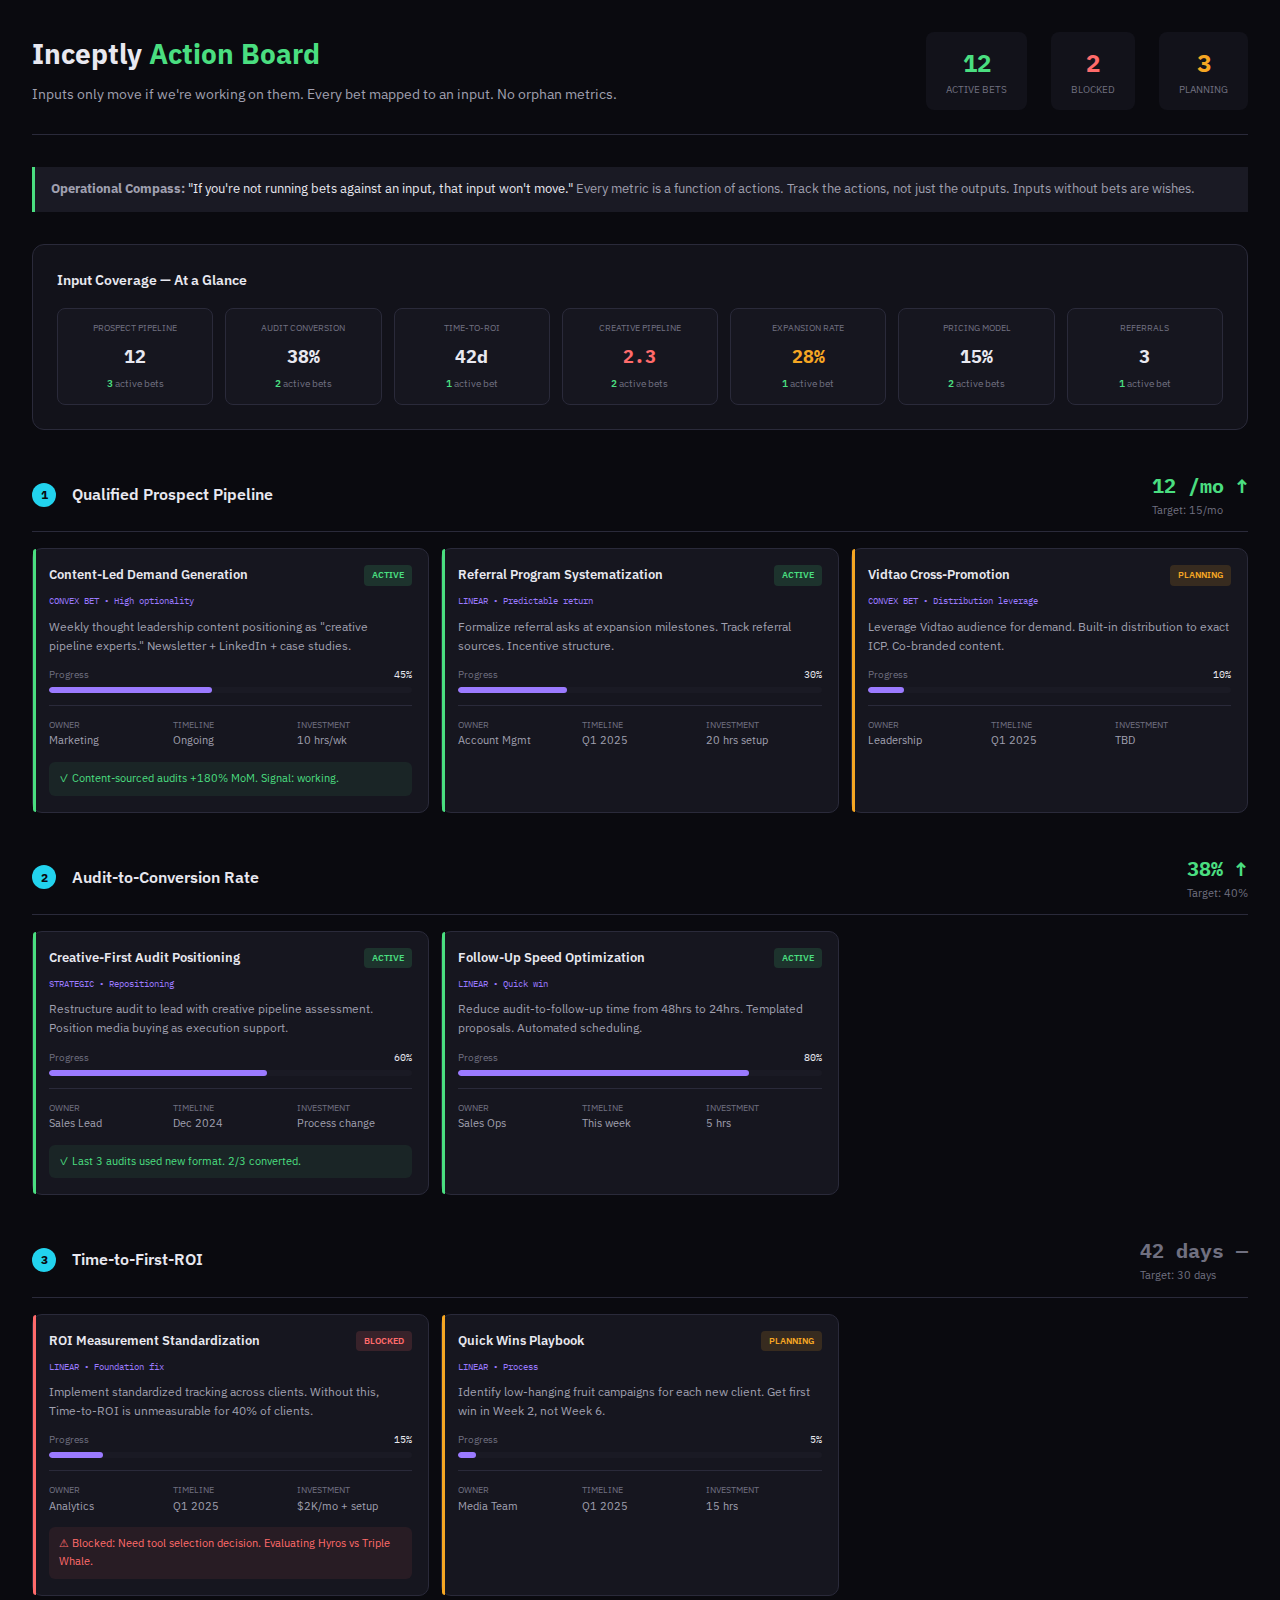
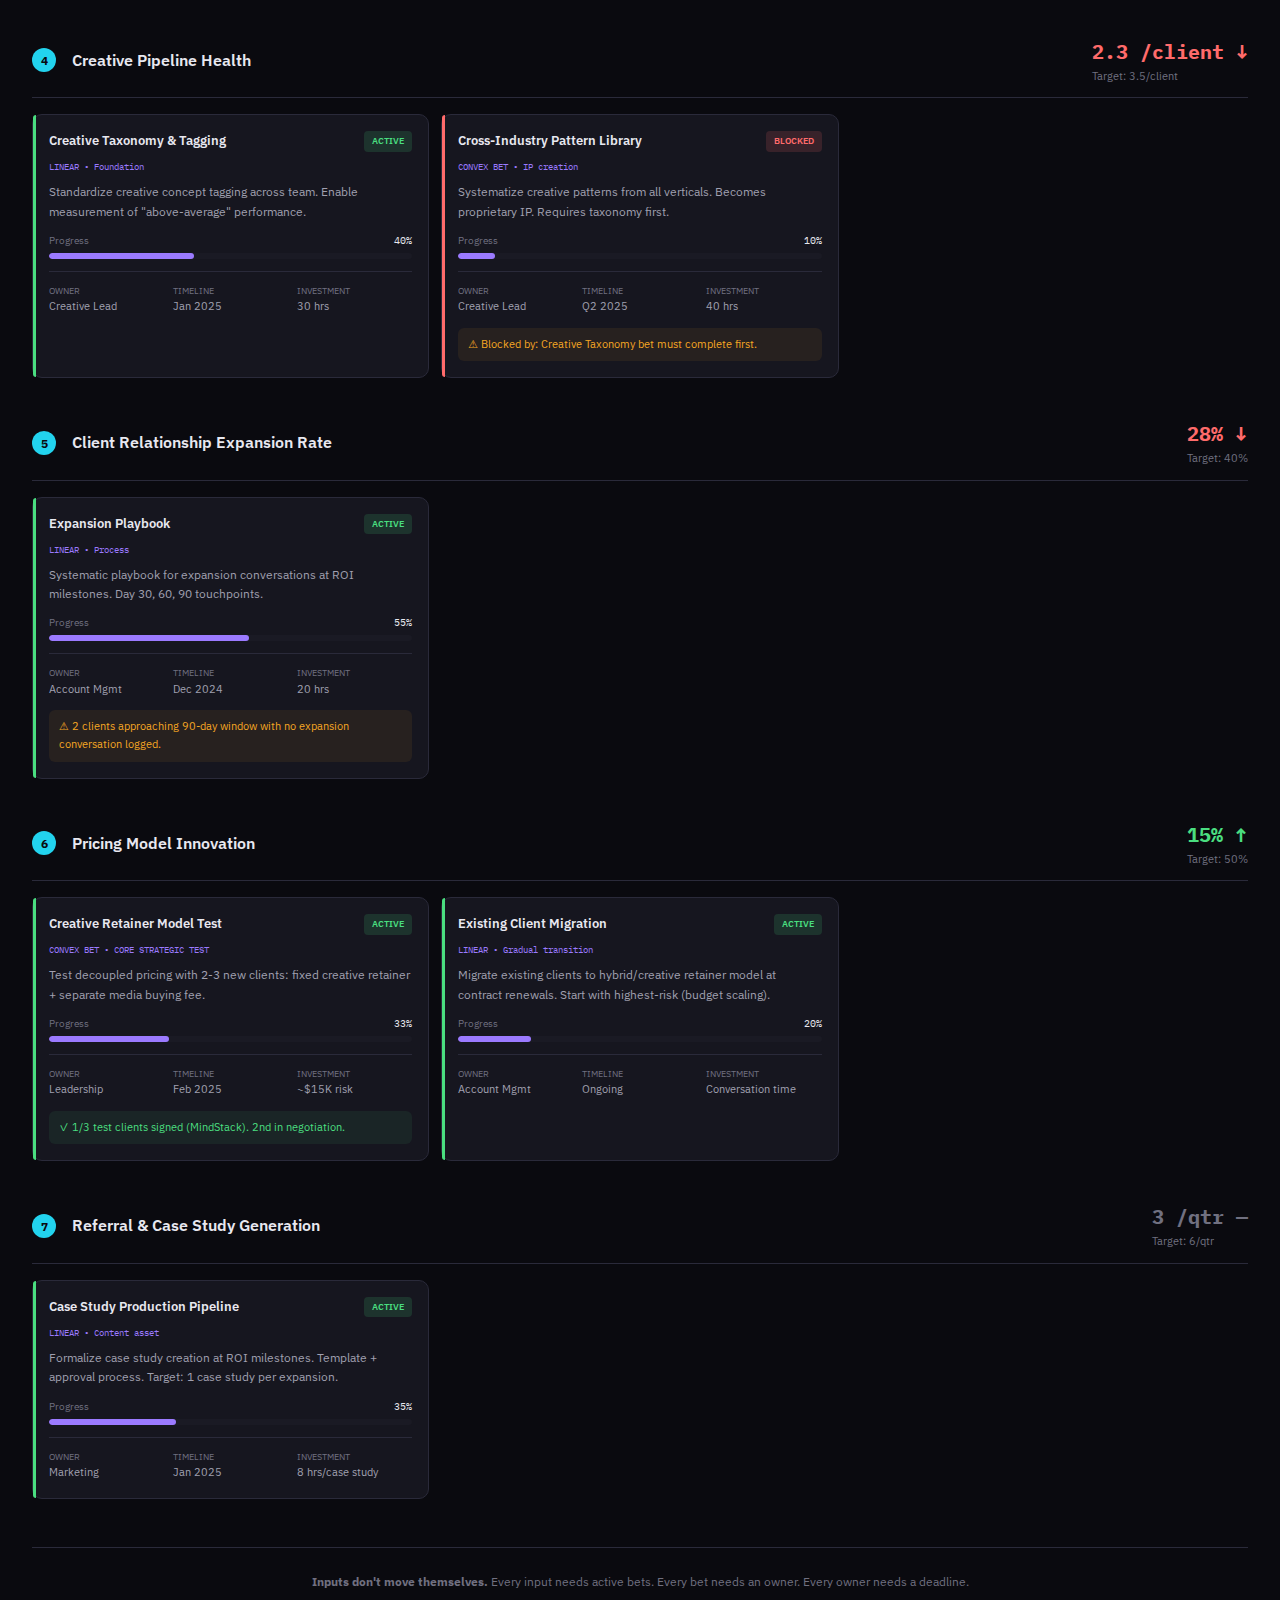
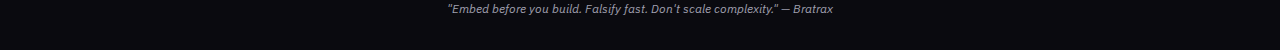
<file: inceptly-action-board.html>
<!DOCTYPE html>
<html lang="en">
<head>
    <meta charset="UTF-8">
    <meta name="viewport" content="width=device-width, initial-scale=1.0">
    <title>Inceptly | Action Board</title>
    <link href="https://fonts.googleapis.com/css2?family=IBM+Plex+Mono:wght@400;500;600&family=IBM+Plex+Sans:wght@400;500;600;700&display=swap" rel="stylesheet">
    <style>
        :root {
            --bg-primary: #0a0a0f; --bg-secondary: #12121a; --bg-tertiary: #1a1a24; --bg-card: #16161f;
            --border: #2a2a3a; --border-light: #3a3a4a;
            --text-primary: #e8e8f0; --text-secondary: #a0a0b0; --text-muted: #707080;
            --accent-blue: #4a9eff; --accent-purple: #9b7aff; --accent-amber: #f5a623;
            --accent-red: #ff6b6b; --accent-green: #4ade80; --accent-cyan: #22d3ee;
            --status-active: #4ade80; --status-blocked: #ff6b6b; --status-planning: #f5a623; --status-complete: #4a9eff;
        }
        * { margin: 0; padding: 0; box-sizing: border-box; }
        body { font-family: 'IBM Plex Sans', system-ui, sans-serif; background: var(--bg-primary); color: var(--text-primary); line-height: 1.6; }
        .container { max-width: 1800px; margin: 0 auto; padding: 32px; }
        
        header { display: flex; justify-content: space-between; align-items: flex-start; margin-bottom: 32px; padding-bottom: 24px; border-bottom: 1px solid var(--border); }
        h1 { font-size: 28px; font-weight: 700; margin-bottom: 6px; }
        h1 span { color: var(--accent-green); }
        .subtitle { font-size: 14px; color: var(--text-secondary); max-width: 600px; }
        
        .header-stats { display: flex; gap: 24px; }
        .header-stat { text-align: center; padding: 12px 20px; background: var(--bg-secondary); border-radius: 8px; }
        .header-stat-value { font-size: 24px; font-weight: 700; font-family: 'IBM Plex Mono', monospace; }
        .header-stat-value.active { color: var(--status-active); }
        .header-stat-value.blocked { color: var(--status-blocked); }
        .header-stat-label { font-size: 10px; color: var(--text-muted); text-transform: uppercase; }
        
        .philosophy-note { background: var(--bg-tertiary); border-left: 3px solid var(--accent-green); padding: 12px 16px; font-size: 13px; color: var(--text-secondary); margin-bottom: 32px; }
        .philosophy-note em { color: var(--text-primary); font-style: normal; }
        
        /* Input Sections */
        .input-section { margin-bottom: 40px; }
        .input-header { display: flex; align-items: center; gap: 16px; margin-bottom: 16px; padding-bottom: 12px; border-bottom: 1px solid var(--border); }
        .input-number { font-size: 12px; font-weight: 700; color: var(--bg-primary); background: var(--accent-cyan); width: 24px; height: 24px; border-radius: 50%; display: flex; align-items: center; justify-content: center; }
        .input-title { font-size: 16px; font-weight: 600; flex: 1; }
        .input-metric { font-size: 20px; font-weight: 700; font-family: 'IBM Plex Mono', monospace; }
        .input-metric.up { color: var(--accent-green); }
        .input-metric.down { color: var(--accent-red); }
        .input-metric.flat { color: var(--text-muted); }
        .input-target { font-size: 11px; color: var(--text-muted); }
        
        /* Bet Cards */
        .bets-grid { display: grid; grid-template-columns: repeat(auto-fill, minmax(380px, 1fr)); gap: 12px; }
        
        .bet-card { background: var(--bg-card); border: 1px solid var(--border); border-radius: 10px; padding: 16px; position: relative; }
        .bet-card::before { content: ''; position: absolute; left: 0; top: 0; bottom: 0; width: 3px; border-radius: 10px 0 0 10px; }
        .bet-card.active::before { background: var(--status-active); }
        .bet-card.blocked::before { background: var(--status-blocked); }
        .bet-card.planning::before { background: var(--status-planning); }
        .bet-card.complete::before { background: var(--status-complete); }
        
        .bet-header { display: flex; justify-content: space-between; align-items: flex-start; margin-bottom: 8px; }
        .bet-title { font-size: 13px; font-weight: 600; }
        .bet-status { font-size: 9px; font-weight: 600; text-transform: uppercase; padding: 3px 8px; border-radius: 4px; }
        .bet-status.active { background: rgba(74, 222, 128, 0.15); color: var(--status-active); }
        .bet-status.blocked { background: rgba(255, 107, 107, 0.15); color: var(--status-blocked); }
        .bet-status.planning { background: rgba(245, 166, 35, 0.15); color: var(--status-planning); }
        .bet-status.complete { background: rgba(74, 158, 255, 0.15); color: var(--status-complete); }
        
        .bet-type { font-size: 9px; color: var(--accent-purple); font-family: 'IBM Plex Mono', monospace; margin-bottom: 8px; }
        .bet-description { font-size: 12px; color: var(--text-secondary); margin-bottom: 12px; }
        
        .bet-progress { margin-bottom: 12px; }
        .bet-progress-header { display: flex; justify-content: space-between; font-size: 10px; margin-bottom: 4px; }
        .bet-progress-header span:first-child { color: var(--text-muted); }
        .bet-progress-header span:last-child { color: var(--text-primary); font-family: 'IBM Plex Mono', monospace; }
        .bet-progress-bar { height: 6px; background: var(--bg-tertiary); border-radius: 3px; overflow: hidden; }
        .bet-progress-fill { height: 100%; border-radius: 3px; background: var(--accent-purple); }
        
        .bet-meta { display: grid; grid-template-columns: 1fr 1fr 1fr; gap: 8px; padding-top: 12px; border-top: 1px solid var(--border); }
        .bet-meta-item { }
        .bet-meta-label { font-size: 9px; color: var(--text-muted); text-transform: uppercase; }
        .bet-meta-value { font-size: 11px; color: var(--text-secondary); }
        
        .bet-signal { margin-top: 12px; padding: 8px 10px; border-radius: 6px; font-size: 11px; }
        .bet-signal.success { background: rgba(74, 222, 128, 0.08); color: var(--accent-green); }
        .bet-signal.warning { background: rgba(245, 166, 35, 0.08); color: var(--accent-amber); }
        .bet-signal.danger { background: rgba(255, 107, 107, 0.08); color: var(--accent-red); }
        
        /* No Bets State */
        .no-bets { background: var(--bg-tertiary); border: 1px dashed var(--border); border-radius: 8px; padding: 24px; text-align: center; }
        .no-bets-icon { font-size: 24px; margin-bottom: 8px; }
        .no-bets-text { font-size: 13px; color: var(--text-muted); margin-bottom: 12px; }
        .no-bets-action { font-size: 12px; color: var(--accent-amber); }
        
        /* Summary Section */
        .summary-section { background: var(--bg-secondary); border: 1px solid var(--border); border-radius: 12px; padding: 24px; margin-bottom: 40px; }
        .summary-header { font-size: 14px; font-weight: 600; margin-bottom: 16px; }
        .summary-grid { display: grid; grid-template-columns: repeat(7, 1fr); gap: 12px; }
        @media (max-width: 1200px) { .summary-grid { grid-template-columns: repeat(4, 1fr); } }
        
        .summary-card { background: var(--bg-card); border: 1px solid var(--border); border-radius: 8px; padding: 12px; text-align: center; }
        .summary-card-title { font-size: 9px; color: var(--text-muted); text-transform: uppercase; margin-bottom: 8px; white-space: nowrap; overflow: hidden; text-overflow: ellipsis; }
        .summary-card-metric { font-size: 18px; font-weight: 700; font-family: 'IBM Plex Mono', monospace; margin-bottom: 4px; }
        .summary-card-bets { font-size: 10px; color: var(--text-muted); }
        .summary-card-bets span { color: var(--accent-green); font-weight: 600; }
        
        /* Quick Actions */
        .quick-actions { display: flex; gap: 12px; margin-bottom: 32px; }
        .quick-action { background: var(--bg-card); border: 1px solid var(--border); border-radius: 8px; padding: 12px 16px; font-size: 12px; color: var(--text-secondary); display: flex; align-items: center; gap: 8px; cursor: pointer; transition: all 0.2s; }
        .quick-action:hover { border-color: var(--accent-cyan); color: var(--accent-cyan); }
        .quick-action-icon { font-size: 16px; }
        
        .footer { margin-top: 48px; padding-top: 24px; border-top: 1px solid var(--border); font-size: 12px; color: var(--text-muted); text-align: center; }
        .footer em { display: block; margin-top: 8px; font-style: italic; color: var(--text-secondary); }
    </style>
</head>
<body>
    <div class="container">
        <header>
            <div>
                <h1>Inceptly <span>Action Board</span></h1>
                <div class="subtitle">Inputs only move if we're working on them. Every bet mapped to an input. No orphan metrics.</div>
            </div>
            <div class="header-stats">
                <div class="header-stat">
                    <div class="header-stat-value active">12</div>
                    <div class="header-stat-label">Active Bets</div>
                </div>
                <div class="header-stat">
                    <div class="header-stat-value blocked">2</div>
                    <div class="header-stat-label">Blocked</div>
                </div>
                <div class="header-stat">
                    <div class="header-stat-value" style="color: var(--status-planning);">3</div>
                    <div class="header-stat-label">Planning</div>
                </div>
            </div>
        </header>
        
        <div class="philosophy-note">
            <strong>Operational Compass:</strong> <em>"If you're not running bets against an input, that input won't move."</em> 
            Every metric is a function of actions. Track the actions, not just the outputs. Inputs without bets are wishes.
        </div>
        
        <!-- Summary -->
        <div class="summary-section">
            <div class="summary-header">Input Coverage — At a Glance</div>
            <div class="summary-grid">
                <div class="summary-card">
                    <div class="summary-card-title">Prospect Pipeline</div>
                    <div class="summary-card-metric">12</div>
                    <div class="summary-card-bets"><span>3</span> active bets</div>
                </div>
                <div class="summary-card">
                    <div class="summary-card-title">Audit Conversion</div>
                    <div class="summary-card-metric">38%</div>
                    <div class="summary-card-bets"><span>2</span> active bets</div>
                </div>
                <div class="summary-card">
                    <div class="summary-card-title">Time-to-ROI</div>
                    <div class="summary-card-metric">42d</div>
                    <div class="summary-card-bets"><span>1</span> active bet</div>
                </div>
                <div class="summary-card">
                    <div class="summary-card-title">Creative Pipeline</div>
                    <div class="summary-card-metric" style="color: var(--accent-red);">2.3</div>
                    <div class="summary-card-bets"><span>2</span> active bets</div>
                </div>
                <div class="summary-card">
                    <div class="summary-card-title">Expansion Rate</div>
                    <div class="summary-card-metric" style="color: var(--accent-amber);">28%</div>
                    <div class="summary-card-bets"><span>1</span> active bet</div>
                </div>
                <div class="summary-card">
                    <div class="summary-card-title">Pricing Model</div>
                    <div class="summary-card-metric">15%</div>
                    <div class="summary-card-bets"><span>2</span> active bets</div>
                </div>
                <div class="summary-card">
                    <div class="summary-card-title">Referrals</div>
                    <div class="summary-card-metric">3</div>
                    <div class="summary-card-bets"><span>1</span> active bet</div>
                </div>
            </div>
        </div>
        
        <!-- Input 1: Qualified Prospect Pipeline -->
        <div class="input-section">
            <div class="input-header">
                <span class="input-number">1</span>
                <span class="input-title">Qualified Prospect Pipeline</span>
                <div>
                    <div class="input-metric up">12 /mo ↑</div>
                    <div class="input-target">Target: 15/mo</div>
                </div>
            </div>
            <div class="bets-grid">
                <div class="bet-card active">
                    <div class="bet-header">
                        <span class="bet-title">Content-Led Demand Generation</span>
                        <span class="bet-status active">Active</span>
                    </div>
                    <div class="bet-type">CONVEX BET • High optionality</div>
                    <div class="bet-description">Weekly thought leadership content positioning as "creative pipeline experts." Newsletter + LinkedIn + case studies.</div>
                    <div class="bet-progress">
                        <div class="bet-progress-header"><span>Progress</span><span>45%</span></div>
                        <div class="bet-progress-bar"><div class="bet-progress-fill" style="width: 45%;"></div></div>
                    </div>
                    <div class="bet-meta">
                        <div class="bet-meta-item">
                            <div class="bet-meta-label">Owner</div>
                            <div class="bet-meta-value">Marketing</div>
                        </div>
                        <div class="bet-meta-item">
                            <div class="bet-meta-label">Timeline</div>
                            <div class="bet-meta-value">Ongoing</div>
                        </div>
                        <div class="bet-meta-item">
                            <div class="bet-meta-label">Investment</div>
                            <div class="bet-meta-value">10 hrs/wk</div>
                        </div>
                    </div>
                    <div class="bet-signal success">✓ Content-sourced audits +180% MoM. Signal: working.</div>
                </div>
                
                <div class="bet-card active">
                    <div class="bet-header">
                        <span class="bet-title">Referral Program Systematization</span>
                        <span class="bet-status active">Active</span>
                    </div>
                    <div class="bet-type">LINEAR • Predictable return</div>
                    <div class="bet-description">Formalize referral asks at expansion milestones. Track referral sources. Incentive structure.</div>
                    <div class="bet-progress">
                        <div class="bet-progress-header"><span>Progress</span><span>30%</span></div>
                        <div class="bet-progress-bar"><div class="bet-progress-fill" style="width: 30%;"></div></div>
                    </div>
                    <div class="bet-meta">
                        <div class="bet-meta-item">
                            <div class="bet-meta-label">Owner</div>
                            <div class="bet-meta-value">Account Mgmt</div>
                        </div>
                        <div class="bet-meta-item">
                            <div class="bet-meta-label">Timeline</div>
                            <div class="bet-meta-value">Q1 2025</div>
                        </div>
                        <div class="bet-meta-item">
                            <div class="bet-meta-label">Investment</div>
                            <div class="bet-meta-value">20 hrs setup</div>
                        </div>
                    </div>
                </div>
                
                <div class="bet-card planning">
                    <div class="bet-header">
                        <span class="bet-title">Vidtao Cross-Promotion</span>
                        <span class="bet-status planning">Planning</span>
                    </div>
                    <div class="bet-type">CONVEX BET • Distribution leverage</div>
                    <div class="bet-description">Leverage Vidtao audience for demand. Built-in distribution to exact ICP. Co-branded content.</div>
                    <div class="bet-progress">
                        <div class="bet-progress-header"><span>Progress</span><span>10%</span></div>
                        <div class="bet-progress-bar"><div class="bet-progress-fill" style="width: 10%;"></div></div>
                    </div>
                    <div class="bet-meta">
                        <div class="bet-meta-item">
                            <div class="bet-meta-label">Owner</div>
                            <div class="bet-meta-value">Leadership</div>
                        </div>
                        <div class="bet-meta-item">
                            <div class="bet-meta-label">Timeline</div>
                            <div class="bet-meta-value">Q1 2025</div>
                        </div>
                        <div class="bet-meta-item">
                            <div class="bet-meta-label">Investment</div>
                            <div class="bet-meta-value">TBD</div>
                        </div>
                    </div>
                </div>
            </div>
        </div>
        
        <!-- Input 2: Audit-to-Conversion -->
        <div class="input-section">
            <div class="input-header">
                <span class="input-number">2</span>
                <span class="input-title">Audit-to-Conversion Rate</span>
                <div>
                    <div class="input-metric up">38% ↑</div>
                    <div class="input-target">Target: 40%</div>
                </div>
            </div>
            <div class="bets-grid">
                <div class="bet-card active">
                    <div class="bet-header">
                        <span class="bet-title">Creative-First Audit Positioning</span>
                        <span class="bet-status active">Active</span>
                    </div>
                    <div class="bet-type">STRATEGIC • Repositioning</div>
                    <div class="bet-description">Restructure audit to lead with creative pipeline assessment. Position media buying as execution support.</div>
                    <div class="bet-progress">
                        <div class="bet-progress-header"><span>Progress</span><span>60%</span></div>
                        <div class="bet-progress-bar"><div class="bet-progress-fill" style="width: 60%;"></div></div>
                    </div>
                    <div class="bet-meta">
                        <div class="bet-meta-item">
                            <div class="bet-meta-label">Owner</div>
                            <div class="bet-meta-value">Sales Lead</div>
                        </div>
                        <div class="bet-meta-item">
                            <div class="bet-meta-label">Timeline</div>
                            <div class="bet-meta-value">Dec 2024</div>
                        </div>
                        <div class="bet-meta-item">
                            <div class="bet-meta-label">Investment</div>
                            <div class="bet-meta-value">Process change</div>
                        </div>
                    </div>
                    <div class="bet-signal success">✓ Last 3 audits used new format. 2/3 converted.</div>
                </div>
                
                <div class="bet-card active">
                    <div class="bet-header">
                        <span class="bet-title">Follow-Up Speed Optimization</span>
                        <span class="bet-status active">Active</span>
                    </div>
                    <div class="bet-type">LINEAR • Quick win</div>
                    <div class="bet-description">Reduce audit-to-follow-up time from 48hrs to 24hrs. Templated proposals. Automated scheduling.</div>
                    <div class="bet-progress">
                        <div class="bet-progress-header"><span>Progress</span><span>80%</span></div>
                        <div class="bet-progress-bar"><div class="bet-progress-fill" style="width: 80%;"></div></div>
                    </div>
                    <div class="bet-meta">
                        <div class="bet-meta-item">
                            <div class="bet-meta-label">Owner</div>
                            <div class="bet-meta-value">Sales Ops</div>
                        </div>
                        <div class="bet-meta-item">
                            <div class="bet-meta-label">Timeline</div>
                            <div class="bet-meta-value">This week</div>
                        </div>
                        <div class="bet-meta-item">
                            <div class="bet-meta-label">Investment</div>
                            <div class="bet-meta-value">5 hrs</div>
                        </div>
                    </div>
                </div>
            </div>
        </div>
        
        <!-- Input 3: Time-to-First-ROI -->
        <div class="input-section">
            <div class="input-header">
                <span class="input-number">3</span>
                <span class="input-title">Time-to-First-ROI</span>
                <div>
                    <div class="input-metric flat">42 days —</div>
                    <div class="input-target">Target: 30 days</div>
                </div>
            </div>
            <div class="bets-grid">
                <div class="bet-card blocked">
                    <div class="bet-header">
                        <span class="bet-title">ROI Measurement Standardization</span>
                        <span class="bet-status blocked">Blocked</span>
                    </div>
                    <div class="bet-type">LINEAR • Foundation fix</div>
                    <div class="bet-description">Implement standardized tracking across clients. Without this, Time-to-ROI is unmeasurable for 40% of clients.</div>
                    <div class="bet-progress">
                        <div class="bet-progress-header"><span>Progress</span><span>15%</span></div>
                        <div class="bet-progress-bar"><div class="bet-progress-fill" style="width: 15%;"></div></div>
                    </div>
                    <div class="bet-meta">
                        <div class="bet-meta-item">
                            <div class="bet-meta-label">Owner</div>
                            <div class="bet-meta-value">Analytics</div>
                        </div>
                        <div class="bet-meta-item">
                            <div class="bet-meta-label">Timeline</div>
                            <div class="bet-meta-value">Q1 2025</div>
                        </div>
                        <div class="bet-meta-item">
                            <div class="bet-meta-label">Investment</div>
                            <div class="bet-meta-value">$2K/mo + setup</div>
                        </div>
                    </div>
                    <div class="bet-signal danger">⚠ Blocked: Need tool selection decision. Evaluating Hyros vs Triple Whale.</div>
                </div>
                
                <div class="bet-card planning">
                    <div class="bet-header">
                        <span class="bet-title">Quick Wins Playbook</span>
                        <span class="bet-status planning">Planning</span>
                    </div>
                    <div class="bet-type">LINEAR • Process</div>
                    <div class="bet-description">Identify low-hanging fruit campaigns for each new client. Get first win in Week 2, not Week 6.</div>
                    <div class="bet-progress">
                        <div class="bet-progress-header"><span>Progress</span><span>5%</span></div>
                        <div class="bet-progress-bar"><div class="bet-progress-fill" style="width: 5%;"></div></div>
                    </div>
                    <div class="bet-meta">
                        <div class="bet-meta-item">
                            <div class="bet-meta-label">Owner</div>
                            <div class="bet-meta-value">Media Team</div>
                        </div>
                        <div class="bet-meta-item">
                            <div class="bet-meta-label">Timeline</div>
                            <div class="bet-meta-value">Q1 2025</div>
                        </div>
                        <div class="bet-meta-item">
                            <div class="bet-meta-label">Investment</div>
                            <div class="bet-meta-value">15 hrs</div>
                        </div>
                    </div>
                </div>
            </div>
        </div>
        
        <!-- Input 4: Creative Pipeline Health -->
        <div class="input-section">
            <div class="input-header">
                <span class="input-number">4</span>
                <span class="input-title">Creative Pipeline Health</span>
                <div>
                    <div class="input-metric down">2.3 /client ↓</div>
                    <div class="input-target">Target: 3.5/client</div>
                </div>
            </div>
            <div class="bets-grid">
                <div class="bet-card active">
                    <div class="bet-header">
                        <span class="bet-title">Creative Taxonomy & Tagging</span>
                        <span class="bet-status active">Active</span>
                    </div>
                    <div class="bet-type">LINEAR • Foundation</div>
                    <div class="bet-description">Standardize creative concept tagging across team. Enable measurement of "above-average" performance.</div>
                    <div class="bet-progress">
                        <div class="bet-progress-header"><span>Progress</span><span>40%</span></div>
                        <div class="bet-progress-bar"><div class="bet-progress-fill" style="width: 40%;"></div></div>
                    </div>
                    <div class="bet-meta">
                        <div class="bet-meta-item">
                            <div class="bet-meta-label">Owner</div>
                            <div class="bet-meta-value">Creative Lead</div>
                        </div>
                        <div class="bet-meta-item">
                            <div class="bet-meta-label">Timeline</div>
                            <div class="bet-meta-value">Jan 2025</div>
                        </div>
                        <div class="bet-meta-item">
                            <div class="bet-meta-label">Investment</div>
                            <div class="bet-meta-value">30 hrs</div>
                        </div>
                    </div>
                </div>
                
                <div class="bet-card blocked">
                    <div class="bet-header">
                        <span class="bet-title">Cross-Industry Pattern Library</span>
                        <span class="bet-status blocked">Blocked</span>
                    </div>
                    <div class="bet-type">CONVEX BET • IP creation</div>
                    <div class="bet-description">Systematize creative patterns from all verticals. Becomes proprietary IP. Requires taxonomy first.</div>
                    <div class="bet-progress">
                        <div class="bet-progress-header"><span>Progress</span><span>10%</span></div>
                        <div class="bet-progress-bar"><div class="bet-progress-fill" style="width: 10%;"></div></div>
                    </div>
                    <div class="bet-meta">
                        <div class="bet-meta-item">
                            <div class="bet-meta-label">Owner</div>
                            <div class="bet-meta-value">Creative Lead</div>
                        </div>
                        <div class="bet-meta-item">
                            <div class="bet-meta-label">Timeline</div>
                            <div class="bet-meta-value">Q2 2025</div>
                        </div>
                        <div class="bet-meta-item">
                            <div class="bet-meta-label">Investment</div>
                            <div class="bet-meta-value">40 hrs</div>
                        </div>
                    </div>
                    <div class="bet-signal warning">⚠ Blocked by: Creative Taxonomy bet must complete first.</div>
                </div>
            </div>
        </div>
        
        <!-- Input 5: Expansion Rate -->
        <div class="input-section">
            <div class="input-header">
                <span class="input-number">5</span>
                <span class="input-title">Client Relationship Expansion Rate</span>
                <div>
                    <div class="input-metric down">28% ↓</div>
                    <div class="input-target">Target: 40%</div>
                </div>
            </div>
            <div class="bets-grid">
                <div class="bet-card active">
                    <div class="bet-header">
                        <span class="bet-title">Expansion Playbook</span>
                        <span class="bet-status active">Active</span>
                    </div>
                    <div class="bet-type">LINEAR • Process</div>
                    <div class="bet-description">Systematic playbook for expansion conversations at ROI milestones. Day 30, 60, 90 touchpoints.</div>
                    <div class="bet-progress">
                        <div class="bet-progress-header"><span>Progress</span><span>55%</span></div>
                        <div class="bet-progress-bar"><div class="bet-progress-fill" style="width: 55%;"></div></div>
                    </div>
                    <div class="bet-meta">
                        <div class="bet-meta-item">
                            <div class="bet-meta-label">Owner</div>
                            <div class="bet-meta-value">Account Mgmt</div>
                        </div>
                        <div class="bet-meta-item">
                            <div class="bet-meta-label">Timeline</div>
                            <div class="bet-meta-value">Dec 2024</div>
                        </div>
                        <div class="bet-meta-item">
                            <div class="bet-meta-label">Investment</div>
                            <div class="bet-meta-value">20 hrs</div>
                        </div>
                    </div>
                    <div class="bet-signal warning">⚠ 2 clients approaching 90-day window with no expansion conversation logged.</div>
                </div>
            </div>
        </div>
        
        <!-- Input 6: Pricing Model Innovation -->
        <div class="input-section">
            <div class="input-header">
                <span class="input-number">6</span>
                <span class="input-title">Pricing Model Innovation</span>
                <div>
                    <div class="input-metric up">15% ↑</div>
                    <div class="input-target">Target: 50%</div>
                </div>
            </div>
            <div class="bets-grid">
                <div class="bet-card active">
                    <div class="bet-header">
                        <span class="bet-title">Creative Retainer Model Test</span>
                        <span class="bet-status active">Active</span>
                    </div>
                    <div class="bet-type">CONVEX BET • CORE STRATEGIC TEST</div>
                    <div class="bet-description">Test decoupled pricing with 2-3 new clients: fixed creative retainer + separate media buying fee.</div>
                    <div class="bet-progress">
                        <div class="bet-progress-header"><span>Progress</span><span>33%</span></div>
                        <div class="bet-progress-bar"><div class="bet-progress-fill" style="width: 33%;"></div></div>
                    </div>
                    <div class="bet-meta">
                        <div class="bet-meta-item">
                            <div class="bet-meta-label">Owner</div>
                            <div class="bet-meta-value">Leadership</div>
                        </div>
                        <div class="bet-meta-item">
                            <div class="bet-meta-label">Timeline</div>
                            <div class="bet-meta-value">Feb 2025</div>
                        </div>
                        <div class="bet-meta-item">
                            <div class="bet-meta-label">Investment</div>
                            <div class="bet-meta-value">~$15K risk</div>
                        </div>
                    </div>
                    <div class="bet-signal success">✓ 1/3 test clients signed (MindStack). 2nd in negotiation.</div>
                </div>
                
                <div class="bet-card active">
                    <div class="bet-header">
                        <span class="bet-title">Existing Client Migration</span>
                        <span class="bet-status active">Active</span>
                    </div>
                    <div class="bet-type">LINEAR • Gradual transition</div>
                    <div class="bet-description">Migrate existing clients to hybrid/creative retainer model at contract renewals. Start with highest-risk (budget scaling).</div>
                    <div class="bet-progress">
                        <div class="bet-progress-header"><span>Progress</span><span>20%</span></div>
                        <div class="bet-progress-bar"><div class="bet-progress-fill" style="width: 20%;"></div></div>
                    </div>
                    <div class="bet-meta">
                        <div class="bet-meta-item">
                            <div class="bet-meta-label">Owner</div>
                            <div class="bet-meta-value">Account Mgmt</div>
                        </div>
                        <div class="bet-meta-item">
                            <div class="bet-meta-label">Timeline</div>
                            <div class="bet-meta-value">Ongoing</div>
                        </div>
                        <div class="bet-meta-item">
                            <div class="bet-meta-label">Investment</div>
                            <div class="bet-meta-value">Conversation time</div>
                        </div>
                    </div>
                </div>
            </div>
        </div>
        
        <!-- Input 7: Referral & Case Studies -->
        <div class="input-section">
            <div class="input-header">
                <span class="input-number">7</span>
                <span class="input-title">Referral & Case Study Generation</span>
                <div>
                    <div class="input-metric flat">3 /qtr —</div>
                    <div class="input-target">Target: 6/qtr</div>
                </div>
            </div>
            <div class="bets-grid">
                <div class="bet-card active">
                    <div class="bet-header">
                        <span class="bet-title">Case Study Production Pipeline</span>
                        <span class="bet-status active">Active</span>
                    </div>
                    <div class="bet-type">LINEAR • Content asset</div>
                    <div class="bet-description">Formalize case study creation at ROI milestones. Template + approval process. Target: 1 case study per expansion.</div>
                    <div class="bet-progress">
                        <div class="bet-progress-header"><span>Progress</span><span>35%</span></div>
                        <div class="bet-progress-bar"><div class="bet-progress-fill" style="width: 35%;"></div></div>
                    </div>
                    <div class="bet-meta">
                        <div class="bet-meta-item">
                            <div class="bet-meta-label">Owner</div>
                            <div class="bet-meta-value">Marketing</div>
                        </div>
                        <div class="bet-meta-item">
                            <div class="bet-meta-label">Timeline</div>
                            <div class="bet-meta-value">Jan 2025</div>
                        </div>
                        <div class="bet-meta-item">
                            <div class="bet-meta-label">Investment</div>
                            <div class="bet-meta-value">8 hrs/case study</div>
                        </div>
                    </div>
                </div>
            </div>
        </div>
        
        <div class="footer">
            <strong>Inputs don't move themselves.</strong> Every input needs active bets. Every bet needs an owner. Every owner needs a deadline.
            <em>"Embed before you build. Falsify fast. Don't scale complexity." — Bratrax</em>
        </div>
    </div>
</body>
</html>
</file>
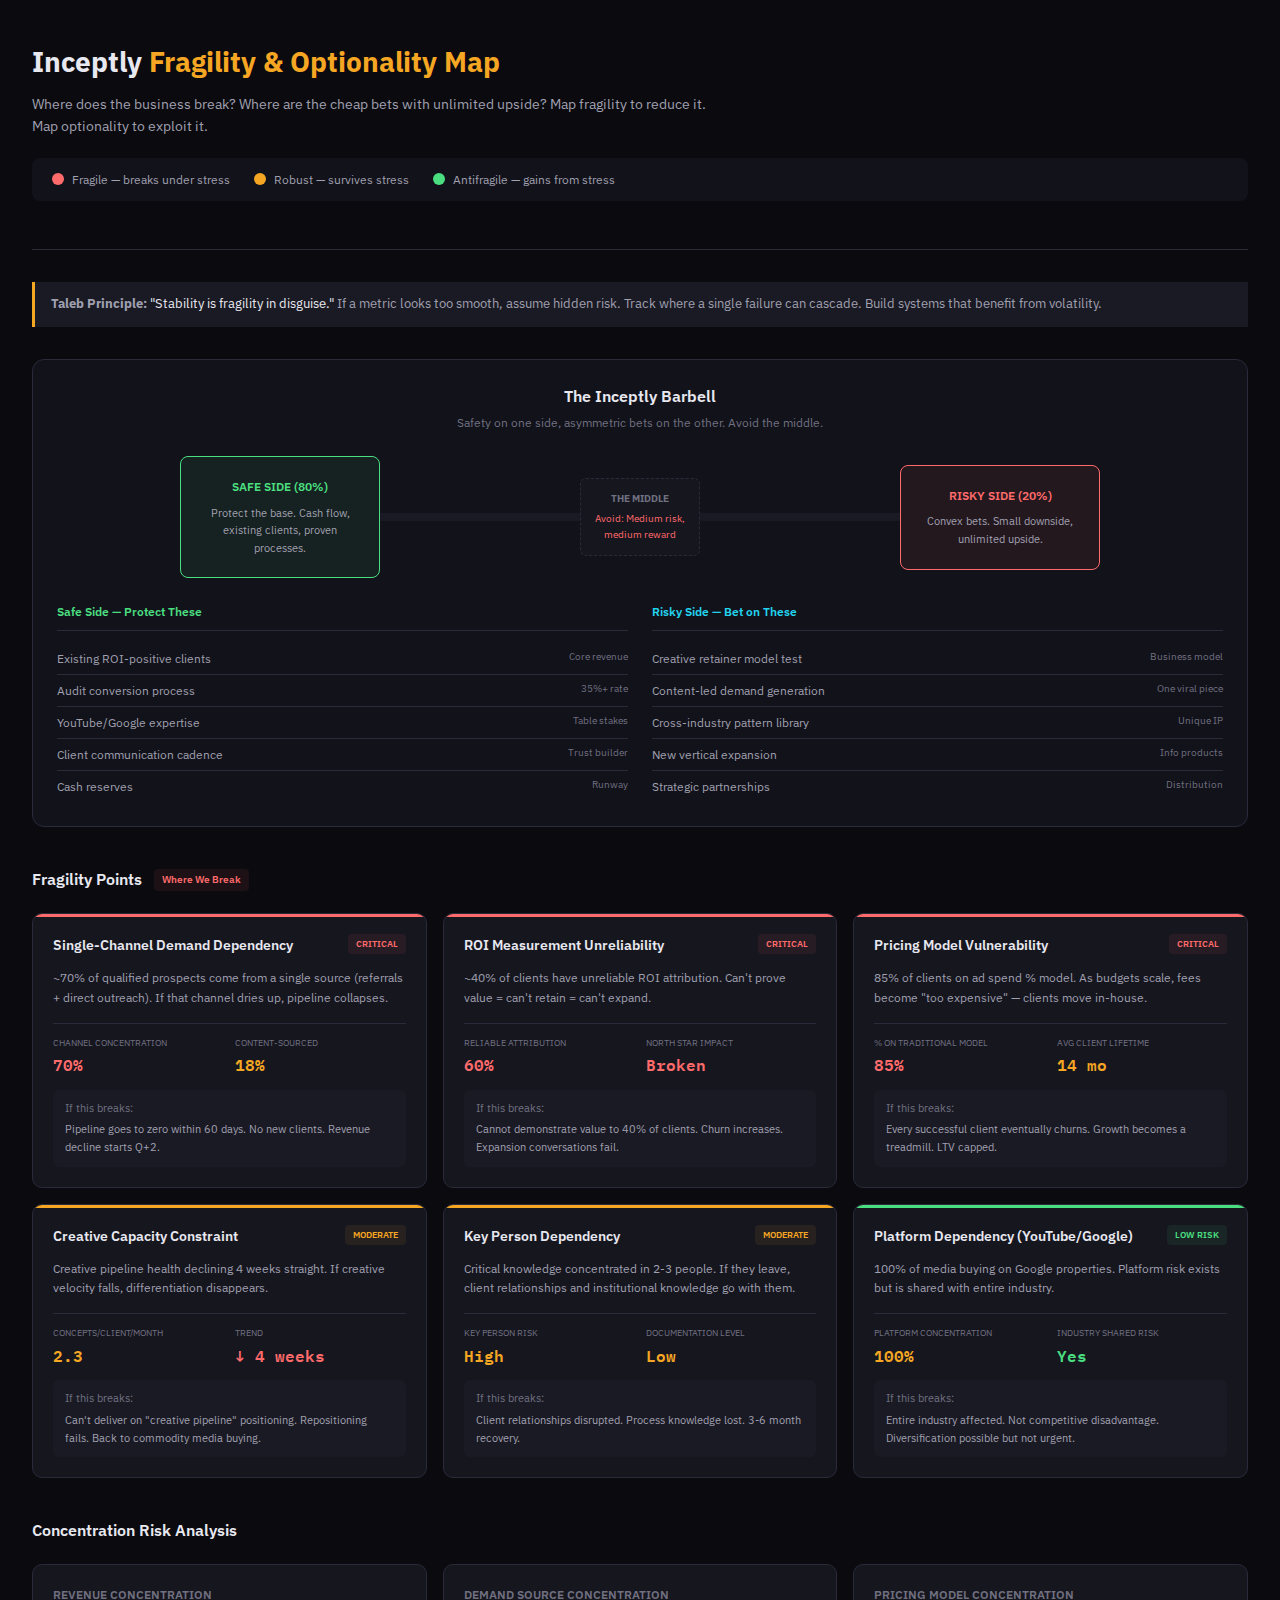
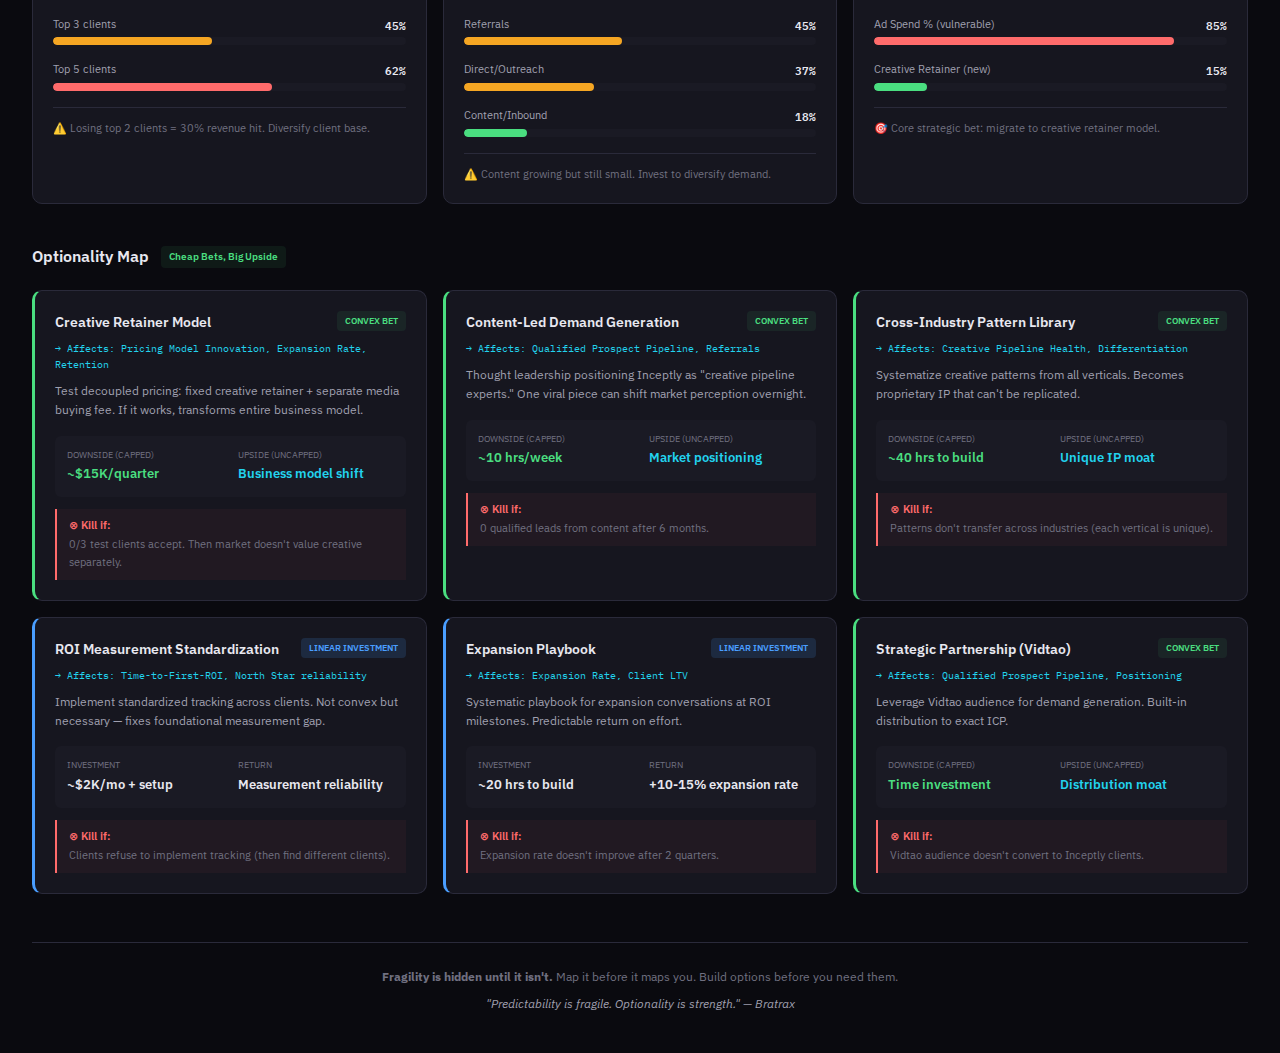
<file: inceptly-fragility-map.html>
<!DOCTYPE html>
<html lang="en">
<head>
    <meta charset="UTF-8">
    <meta name="viewport" content="width=device-width, initial-scale=1.0">
    <title>Inceptly | Fragility & Optionality Map</title>
    <link href="https://fonts.googleapis.com/css2?family=IBM+Plex+Mono:wght@400;500;600&family=IBM+Plex+Sans:wght@400;500;600;700&display=swap" rel="stylesheet">
    <style>
        :root {
            --bg-primary: #0a0a0f; --bg-secondary: #12121a; --bg-tertiary: #1a1a24; --bg-card: #16161f;
            --border: #2a2a3a; --border-light: #3a3a4a;
            --text-primary: #e8e8f0; --text-secondary: #a0a0b0; --text-muted: #707080;
            --accent-blue: #4a9eff; --accent-purple: #9b7aff; --accent-amber: #f5a623;
            --accent-red: #ff6b6b; --accent-green: #4ade80; --accent-cyan: #22d3ee;
            --fragile: #ff6b6b; --fragile-bg: rgba(255, 107, 107, 0.08);
            --robust: #f5a623; --robust-bg: rgba(245, 166, 35, 0.08);
            --antifragile: #4ade80; --antifragile-bg: rgba(74, 222, 128, 0.08);
        }
        * { margin: 0; padding: 0; box-sizing: border-box; }
        body { font-family: 'IBM Plex Sans', system-ui, sans-serif; background: var(--bg-primary); color: var(--text-primary); line-height: 1.6; }
        .container { max-width: 1600px; margin: 0 auto; padding: 40px 32px; }
        
        header { margin-bottom: 32px; padding-bottom: 24px; border-bottom: 1px solid var(--border); }
        h1 { font-size: 28px; font-weight: 700; margin-bottom: 8px; }
        h1 span { color: var(--accent-amber); }
        .subtitle { font-size: 14px; color: var(--text-secondary); max-width: 700px; margin-bottom: 20px; }
        
        .legend { display: flex; gap: 24px; background: var(--bg-secondary); padding: 12px 20px; border-radius: 8px; margin-bottom: 24px; }
        .legend-item { display: flex; align-items: center; gap: 8px; font-size: 12px; color: var(--text-secondary); }
        .legend-dot { width: 12px; height: 12px; border-radius: 50%; }
        .legend-dot.fragile { background: var(--fragile); }
        .legend-dot.robust { background: var(--robust); }
        .legend-dot.antifragile { background: var(--antifragile); }
        
        .philosophy-note { background: var(--bg-tertiary); border-left: 3px solid var(--accent-amber); padding: 12px 16px; font-size: 13px; color: var(--text-secondary); margin-bottom: 32px; }
        .philosophy-note em { color: var(--text-primary); font-style: normal; }
        
        .section-header { font-size: 16px; font-weight: 600; margin-bottom: 20px; display: flex; align-items: center; gap: 12px; }
        .section-header .tag { font-size: 10px; padding: 3px 8px; border-radius: 4px; font-weight: 600; }
        .section-header .tag.fragile { background: var(--fragile-bg); color: var(--fragile); }
        .section-header .tag.options { background: var(--antifragile-bg); color: var(--antifragile); }
        
        /* Fragility Grid */
        .fragility-grid { display: grid; grid-template-columns: repeat(auto-fill, minmax(380px, 1fr)); gap: 16px; margin-bottom: 40px; }
        
        .fragility-card { background: var(--bg-card); border: 1px solid var(--border); border-radius: 10px; padding: 20px; position: relative; overflow: hidden; }
        .fragility-card::before { content: ''; position: absolute; top: 0; left: 0; right: 0; height: 3px; }
        .fragility-card.critical::before { background: var(--fragile); }
        .fragility-card.moderate::before { background: var(--robust); }
        .fragility-card.low::before { background: var(--antifragile); }
        
        .fc-header { display: flex; justify-content: space-between; align-items: flex-start; margin-bottom: 12px; }
        .fc-title { font-size: 14px; font-weight: 600; }
        .fc-severity { font-size: 9px; font-weight: 600; text-transform: uppercase; padding: 3px 8px; border-radius: 4px; }
        .fc-severity.critical { background: var(--fragile-bg); color: var(--fragile); }
        .fc-severity.moderate { background: var(--robust-bg); color: var(--robust); }
        .fc-severity.low { background: var(--antifragile-bg); color: var(--antifragile); }
        
        .fc-description { font-size: 12px; color: var(--text-secondary); margin-bottom: 16px; }
        
        .fc-metrics { display: grid; grid-template-columns: 1fr 1fr; gap: 12px; padding-top: 12px; border-top: 1px solid var(--border); margin-bottom: 12px; }
        .fc-metric { }
        .fc-metric-label { font-size: 9px; text-transform: uppercase; color: var(--text-muted); margin-bottom: 2px; }
        .fc-metric-value { font-size: 16px; font-weight: 600; font-family: 'IBM Plex Mono', monospace; }
        .fc-metric-value.bad { color: var(--fragile); }
        .fc-metric-value.warning { color: var(--robust); }
        .fc-metric-value.good { color: var(--antifragile); }
        
        .fc-impact { background: var(--bg-tertiary); padding: 10px 12px; border-radius: 6px; font-size: 11px; }
        .fc-impact-label { color: var(--text-muted); margin-bottom: 4px; }
        .fc-impact-text { color: var(--text-secondary); }
        
        /* Optionality Grid */
        .options-grid { display: grid; grid-template-columns: repeat(auto-fill, minmax(360px, 1fr)); gap: 16px; margin-bottom: 40px; }
        
        .option-card { background: var(--bg-card); border: 1px solid var(--border); border-radius: 10px; padding: 20px; }
        .option-card.convex { border-left: 3px solid var(--antifragile); }
        .option-card.linear { border-left: 3px solid var(--accent-blue); }
        
        .oc-header { display: flex; justify-content: space-between; align-items: flex-start; margin-bottom: 8px; }
        .oc-title { font-size: 14px; font-weight: 600; }
        .oc-type { font-size: 9px; font-weight: 600; text-transform: uppercase; padding: 3px 8px; border-radius: 4px; }
        .oc-type.convex { background: var(--antifragile-bg); color: var(--antifragile); }
        .oc-type.linear { background: rgba(74, 158, 255, 0.15); color: var(--accent-blue); }
        
        .oc-input { font-size: 10px; color: var(--accent-cyan); margin-bottom: 8px; font-family: 'IBM Plex Mono', monospace; }
        .oc-description { font-size: 12px; color: var(--text-secondary); margin-bottom: 16px; }
        
        .oc-economics { display: grid; grid-template-columns: 1fr 1fr; gap: 16px; padding: 12px; background: var(--bg-tertiary); border-radius: 6px; margin-bottom: 12px; }
        .oc-econ-item { }
        .oc-econ-label { font-size: 9px; text-transform: uppercase; color: var(--text-muted); margin-bottom: 2px; }
        .oc-econ-value { font-size: 13px; font-weight: 600; }
        .oc-econ-value.downside { color: var(--antifragile); }
        .oc-econ-value.upside { color: var(--accent-cyan); }
        
        .oc-falsifier { font-size: 11px; padding: 8px 12px; background: rgba(255, 107, 107, 0.05); border-left: 2px solid var(--fragile); }
        .oc-falsifier-label { color: var(--fragile); font-weight: 600; margin-bottom: 2px; }
        .oc-falsifier-text { color: var(--text-muted); }
        
        /* Barbell Visualization */
        .barbell-section { background: var(--bg-secondary); border: 1px solid var(--border); border-radius: 12px; padding: 24px; margin-bottom: 40px; }
        .barbell-header { text-align: center; margin-bottom: 24px; }
        .barbell-header h3 { font-size: 16px; font-weight: 600; margin-bottom: 4px; }
        .barbell-header p { font-size: 12px; color: var(--text-muted); }
        
        .barbell-visual { display: flex; align-items: center; justify-content: center; gap: 0; margin-bottom: 24px; }
        .barbell-weight { width: 200px; padding: 20px; border-radius: 8px; text-align: center; }
        .barbell-weight.safe { background: var(--antifragile-bg); border: 1px solid var(--antifragile); }
        .barbell-weight.risky { background: var(--fragile-bg); border: 1px solid var(--fragile); }
        .barbell-weight h4 { font-size: 12px; font-weight: 600; text-transform: uppercase; margin-bottom: 8px; }
        .barbell-weight.safe h4 { color: var(--antifragile); }
        .barbell-weight.risky h4 { color: var(--fragile); }
        .barbell-weight p { font-size: 11px; color: var(--text-secondary); }
        .barbell-bar { width: 200px; height: 8px; background: var(--bg-tertiary); }
        .barbell-middle { width: 120px; padding: 12px; background: var(--bg-card); border: 1px dashed var(--border); border-radius: 6px; text-align: center; }
        .barbell-middle h4 { font-size: 10px; color: var(--text-muted); text-transform: uppercase; margin-bottom: 4px; }
        .barbell-middle p { font-size: 10px; color: var(--fragile); }
        
        .barbell-items { display: grid; grid-template-columns: 1fr 1fr; gap: 24px; }
        .barbell-list h4 { font-size: 12px; font-weight: 600; margin-bottom: 12px; padding-bottom: 8px; border-bottom: 1px solid var(--border); }
        .barbell-list.safe h4 { color: var(--antifragile); }
        .barbell-list.risky h4 { color: var(--accent-cyan); }
        .barbell-list ul { list-style: none; }
        .barbell-list li { font-size: 12px; color: var(--text-secondary); padding: 6px 0; border-bottom: 1px solid var(--border); display: flex; justify-content: space-between; }
        .barbell-list li:last-child { border-bottom: none; }
        .barbell-list li span { color: var(--text-muted); font-size: 10px; }
        
        /* Concentration Risk */
        .concentration-section { margin-bottom: 40px; }
        .concentration-grid { display: grid; grid-template-columns: repeat(3, 1fr); gap: 16px; }
        @media (max-width: 1000px) { .concentration-grid { grid-template-columns: 1fr; } }
        
        .concentration-card { background: var(--bg-card); border: 1px solid var(--border); border-radius: 10px; padding: 20px; }
        .cc-header { font-size: 12px; font-weight: 600; color: var(--text-muted); text-transform: uppercase; margin-bottom: 12px; }
        .cc-bar-container { margin-bottom: 16px; }
        .cc-bar-label { display: flex; justify-content: space-between; font-size: 11px; margin-bottom: 4px; }
        .cc-bar-label span:first-child { color: var(--text-secondary); }
        .cc-bar-label span:last-child { color: var(--text-primary); font-weight: 600; font-family: 'IBM Plex Mono', monospace; }
        .cc-bar { height: 8px; background: var(--bg-tertiary); border-radius: 4px; overflow: hidden; }
        .cc-bar-fill { height: 100%; border-radius: 4px; }
        .cc-bar-fill.critical { background: var(--fragile); }
        .cc-bar-fill.warning { background: var(--robust); }
        .cc-bar-fill.ok { background: var(--antifragile); }
        .cc-insight { font-size: 11px; color: var(--text-muted); padding-top: 12px; border-top: 1px solid var(--border); }
        
        .footer { margin-top: 48px; padding-top: 24px; border-top: 1px solid var(--border); font-size: 12px; color: var(--text-muted); text-align: center; }
        .footer em { display: block; margin-top: 8px; font-style: italic; color: var(--text-secondary); }
    </style>
</head>
<body>
    <div class="container">
        <header>
            <h1>Inceptly <span>Fragility & Optionality Map</span></h1>
            <div class="subtitle">Where does the business break? Where are the cheap bets with unlimited upside? Map fragility to reduce it. Map optionality to exploit it.</div>
            <div class="legend">
                <div class="legend-item"><div class="legend-dot fragile"></div>Fragile — breaks under stress</div>
                <div class="legend-item"><div class="legend-dot robust"></div>Robust — survives stress</div>
                <div class="legend-item"><div class="legend-dot antifragile"></div>Antifragile — gains from stress</div>
            </div>
        </header>
        
        <div class="philosophy-note">
            <strong>Taleb Principle:</strong> <em>"Stability is fragility in disguise."</em> 
            If a metric looks too smooth, assume hidden risk. Track where a single failure can cascade. Build systems that benefit from volatility.
        </div>
        
        <!-- Barbell Strategy -->
        <div class="barbell-section">
            <div class="barbell-header">
                <h3>The Inceptly Barbell</h3>
                <p>Safety on one side, asymmetric bets on the other. Avoid the middle.</p>
            </div>
            
            <div class="barbell-visual">
                <div class="barbell-weight safe">
                    <h4>Safe Side (80%)</h4>
                    <p>Protect the base. Cash flow, existing clients, proven processes.</p>
                </div>
                <div class="barbell-bar"></div>
                <div class="barbell-middle">
                    <h4>The Middle</h4>
                    <p>Avoid: Medium risk, medium reward</p>
                </div>
                <div class="barbell-bar"></div>
                <div class="barbell-weight risky">
                    <h4>Risky Side (20%)</h4>
                    <p>Convex bets. Small downside, unlimited upside.</p>
                </div>
            </div>
            
            <div class="barbell-items">
                <div class="barbell-list safe">
                    <h4>Safe Side — Protect These</h4>
                    <ul>
                        <li>Existing ROI-positive clients <span>Core revenue</span></li>
                        <li>Audit conversion process <span>35%+ rate</span></li>
                        <li>YouTube/Google expertise <span>Table stakes</span></li>
                        <li>Client communication cadence <span>Trust builder</span></li>
                        <li>Cash reserves <span>Runway</span></li>
                    </ul>
                </div>
                <div class="barbell-list risky">
                    <h4>Risky Side — Bet on These</h4>
                    <ul>
                        <li>Creative retainer model test <span>Business model</span></li>
                        <li>Content-led demand generation <span>One viral piece</span></li>
                        <li>Cross-industry pattern library <span>Unique IP</span></li>
                        <li>New vertical expansion <span>Info products</span></li>
                        <li>Strategic partnerships <span>Distribution</span></li>
                    </ul>
                </div>
            </div>
        </div>
        
        <!-- Fragility Points -->
        <div class="section-header">Fragility Points <span class="tag fragile">Where We Break</span></div>
        <div class="fragility-grid">
            <div class="fragility-card critical">
                <div class="fc-header">
                    <span class="fc-title">Single-Channel Demand Dependency</span>
                    <span class="fc-severity critical">Critical</span>
                </div>
                <div class="fc-description">~70% of qualified prospects come from a single source (referrals + direct outreach). If that channel dries up, pipeline collapses.</div>
                <div class="fc-metrics">
                    <div class="fc-metric">
                        <div class="fc-metric-label">Channel Concentration</div>
                        <div class="fc-metric-value bad">70%</div>
                    </div>
                    <div class="fc-metric">
                        <div class="fc-metric-label">Content-Sourced</div>
                        <div class="fc-metric-value warning">18%</div>
                    </div>
                </div>
                <div class="fc-impact">
                    <div class="fc-impact-label">If this breaks:</div>
                    <div class="fc-impact-text">Pipeline goes to zero within 60 days. No new clients. Revenue decline starts Q+2.</div>
                </div>
            </div>
            
            <div class="fragility-card critical">
                <div class="fc-header">
                    <span class="fc-title">ROI Measurement Unreliability</span>
                    <span class="fc-severity critical">Critical</span>
                </div>
                <div class="fc-description">~40% of clients have unreliable ROI attribution. Can't prove value = can't retain = can't expand.</div>
                <div class="fc-metrics">
                    <div class="fc-metric">
                        <div class="fc-metric-label">Reliable Attribution</div>
                        <div class="fc-metric-value bad">60%</div>
                    </div>
                    <div class="fc-metric">
                        <div class="fc-metric-label">North Star Impact</div>
                        <div class="fc-metric-value bad">Broken</div>
                    </div>
                </div>
                <div class="fc-impact">
                    <div class="fc-impact-label">If this breaks:</div>
                    <div class="fc-impact-text">Cannot demonstrate value to 40% of clients. Churn increases. Expansion conversations fail.</div>
                </div>
            </div>
            
            <div class="fragility-card critical">
                <div class="fc-header">
                    <span class="fc-title">Pricing Model Vulnerability</span>
                    <span class="fc-severity critical">Critical</span>
                </div>
                <div class="fc-description">85% of clients on ad spend % model. As budgets scale, fees become "too expensive" — clients move in-house.</div>
                <div class="fc-metrics">
                    <div class="fc-metric">
                        <div class="fc-metric-label">% on Traditional Model</div>
                        <div class="fc-metric-value bad">85%</div>
                    </div>
                    <div class="fc-metric">
                        <div class="fc-metric-label">Avg Client Lifetime</div>
                        <div class="fc-metric-value warning">14 mo</div>
                    </div>
                </div>
                <div class="fc-impact">
                    <div class="fc-impact-label">If this breaks:</div>
                    <div class="fc-impact-text">Every successful client eventually churns. Growth becomes a treadmill. LTV capped.</div>
                </div>
            </div>
            
            <div class="fragility-card moderate">
                <div class="fc-header">
                    <span class="fc-title">Creative Capacity Constraint</span>
                    <span class="fc-severity moderate">Moderate</span>
                </div>
                <div class="fc-description">Creative pipeline health declining 4 weeks straight. If creative velocity falls, differentiation disappears.</div>
                <div class="fc-metrics">
                    <div class="fc-metric">
                        <div class="fc-metric-label">Concepts/Client/Month</div>
                        <div class="fc-metric-value warning">2.3</div>
                    </div>
                    <div class="fc-metric">
                        <div class="fc-metric-label">Trend</div>
                        <div class="fc-metric-value bad">↓ 4 weeks</div>
                    </div>
                </div>
                <div class="fc-impact">
                    <div class="fc-impact-label">If this breaks:</div>
                    <div class="fc-impact-text">Can't deliver on "creative pipeline" positioning. Repositioning fails. Back to commodity media buying.</div>
                </div>
            </div>
            
            <div class="fragility-card moderate">
                <div class="fc-header">
                    <span class="fc-title">Key Person Dependency</span>
                    <span class="fc-severity moderate">Moderate</span>
                </div>
                <div class="fc-description">Critical knowledge concentrated in 2-3 people. If they leave, client relationships and institutional knowledge go with them.</div>
                <div class="fc-metrics">
                    <div class="fc-metric">
                        <div class="fc-metric-label">Key Person Risk</div>
                        <div class="fc-metric-value warning">High</div>
                    </div>
                    <div class="fc-metric">
                        <div class="fc-metric-label">Documentation Level</div>
                        <div class="fc-metric-value warning">Low</div>
                    </div>
                </div>
                <div class="fc-impact">
                    <div class="fc-impact-label">If this breaks:</div>
                    <div class="fc-impact-text">Client relationships disrupted. Process knowledge lost. 3-6 month recovery.</div>
                </div>
            </div>
            
            <div class="fragility-card low">
                <div class="fc-header">
                    <span class="fc-title">Platform Dependency (YouTube/Google)</span>
                    <span class="fc-severity low">Low Risk</span>
                </div>
                <div class="fc-description">100% of media buying on Google properties. Platform risk exists but is shared with entire industry.</div>
                <div class="fc-metrics">
                    <div class="fc-metric">
                        <div class="fc-metric-label">Platform Concentration</div>
                        <div class="fc-metric-value warning">100%</div>
                    </div>
                    <div class="fc-metric">
                        <div class="fc-metric-label">Industry Shared Risk</div>
                        <div class="fc-metric-value good">Yes</div>
                    </div>
                </div>
                <div class="fc-impact">
                    <div class="fc-impact-label">If this breaks:</div>
                    <div class="fc-impact-text">Entire industry affected. Not competitive disadvantage. Diversification possible but not urgent.</div>
                </div>
            </div>
        </div>
        
        <!-- Concentration Risk -->
        <div class="concentration-section">
            <div class="section-header">Concentration Risk Analysis</div>
            <div class="concentration-grid">
                <div class="concentration-card">
                    <div class="cc-header">Revenue Concentration</div>
                    <div class="cc-bar-container">
                        <div class="cc-bar-label"><span>Top 3 clients</span><span>45%</span></div>
                        <div class="cc-bar"><div class="cc-bar-fill warning" style="width: 45%;"></div></div>
                    </div>
                    <div class="cc-bar-container">
                        <div class="cc-bar-label"><span>Top 5 clients</span><span>62%</span></div>
                        <div class="cc-bar"><div class="cc-bar-fill critical" style="width: 62%;"></div></div>
                    </div>
                    <div class="cc-insight">⚠️ Losing top 2 clients = 30% revenue hit. Diversify client base.</div>
                </div>
                
                <div class="concentration-card">
                    <div class="cc-header">Demand Source Concentration</div>
                    <div class="cc-bar-container">
                        <div class="cc-bar-label"><span>Referrals</span><span>45%</span></div>
                        <div class="cc-bar"><div class="cc-bar-fill warning" style="width: 45%;"></div></div>
                    </div>
                    <div class="cc-bar-container">
                        <div class="cc-bar-label"><span>Direct/Outreach</span><span>37%</span></div>
                        <div class="cc-bar"><div class="cc-bar-fill warning" style="width: 37%;"></div></div>
                    </div>
                    <div class="cc-bar-container">
                        <div class="cc-bar-label"><span>Content/Inbound</span><span>18%</span></div>
                        <div class="cc-bar"><div class="cc-bar-fill ok" style="width: 18%;"></div></div>
                    </div>
                    <div class="cc-insight">⚠️ Content growing but still small. Invest to diversify demand.</div>
                </div>
                
                <div class="concentration-card">
                    <div class="cc-header">Pricing Model Concentration</div>
                    <div class="cc-bar-container">
                        <div class="cc-bar-label"><span>Ad Spend % (vulnerable)</span><span>85%</span></div>
                        <div class="cc-bar"><div class="cc-bar-fill critical" style="width: 85%;"></div></div>
                    </div>
                    <div class="cc-bar-container">
                        <div class="cc-bar-label"><span>Creative Retainer (new)</span><span>15%</span></div>
                        <div class="cc-bar"><div class="cc-bar-fill ok" style="width: 15%;"></div></div>
                    </div>
                    <div class="cc-insight">🎯 Core strategic bet: migrate to creative retainer model.</div>
                </div>
            </div>
        </div>
        
        <!-- Optionality -->
        <div class="section-header">Optionality Map <span class="tag options">Cheap Bets, Big Upside</span></div>
        <div class="options-grid">
            <div class="option-card convex">
                <div class="oc-header">
                    <span class="oc-title">Creative Retainer Model</span>
                    <span class="oc-type convex">Convex Bet</span>
                </div>
                <div class="oc-input">→ Affects: Pricing Model Innovation, Expansion Rate, Retention</div>
                <div class="oc-description">Test decoupled pricing: fixed creative retainer + separate media buying fee. If it works, transforms entire business model.</div>
                <div class="oc-economics">
                    <div class="oc-econ-item">
                        <div class="oc-econ-label">Downside (capped)</div>
                        <div class="oc-econ-value downside">~$15K/quarter</div>
                    </div>
                    <div class="oc-econ-item">
                        <div class="oc-econ-label">Upside (uncapped)</div>
                        <div class="oc-econ-value upside">Business model shift</div>
                    </div>
                </div>
                <div class="oc-falsifier">
                    <div class="oc-falsifier-label">⊗ Kill if:</div>
                    <div class="oc-falsifier-text">0/3 test clients accept. Then market doesn't value creative separately.</div>
                </div>
            </div>
            
            <div class="option-card convex">
                <div class="oc-header">
                    <span class="oc-title">Content-Led Demand Generation</span>
                    <span class="oc-type convex">Convex Bet</span>
                </div>
                <div class="oc-input">→ Affects: Qualified Prospect Pipeline, Referrals</div>
                <div class="oc-description">Thought leadership positioning Inceptly as "creative pipeline experts." One viral piece can shift market perception overnight.</div>
                <div class="oc-economics">
                    <div class="oc-econ-item">
                        <div class="oc-econ-label">Downside (capped)</div>
                        <div class="oc-econ-value downside">~10 hrs/week</div>
                    </div>
                    <div class="oc-econ-item">
                        <div class="oc-econ-label">Upside (uncapped)</div>
                        <div class="oc-econ-value upside">Market positioning</div>
                    </div>
                </div>
                <div class="oc-falsifier">
                    <div class="oc-falsifier-label">⊗ Kill if:</div>
                    <div class="oc-falsifier-text">0 qualified leads from content after 6 months.</div>
                </div>
            </div>
            
            <div class="option-card convex">
                <div class="oc-header">
                    <span class="oc-title">Cross-Industry Pattern Library</span>
                    <span class="oc-type convex">Convex Bet</span>
                </div>
                <div class="oc-input">→ Affects: Creative Pipeline Health, Differentiation</div>
                <div class="oc-description">Systematize creative patterns from all verticals. Becomes proprietary IP that can't be replicated.</div>
                <div class="oc-economics">
                    <div class="oc-econ-item">
                        <div class="oc-econ-label">Downside (capped)</div>
                        <div class="oc-econ-value downside">~40 hrs to build</div>
                    </div>
                    <div class="oc-econ-item">
                        <div class="oc-econ-label">Upside (uncapped)</div>
                        <div class="oc-econ-value upside">Unique IP moat</div>
                    </div>
                </div>
                <div class="oc-falsifier">
                    <div class="oc-falsifier-label">⊗ Kill if:</div>
                    <div class="oc-falsifier-text">Patterns don't transfer across industries (each vertical is unique).</div>
                </div>
            </div>
            
            <div class="option-card linear">
                <div class="oc-header">
                    <span class="oc-title">ROI Measurement Standardization</span>
                    <span class="oc-type linear">Linear Investment</span>
                </div>
                <div class="oc-input">→ Affects: Time-to-First-ROI, North Star reliability</div>
                <div class="oc-description">Implement standardized tracking across clients. Not convex but necessary — fixes foundational measurement gap.</div>
                <div class="oc-economics">
                    <div class="oc-econ-item">
                        <div class="oc-econ-label">Investment</div>
                        <div class="oc-econ-value">~$2K/mo + setup</div>
                    </div>
                    <div class="oc-econ-item">
                        <div class="oc-econ-label">Return</div>
                        <div class="oc-econ-value">Measurement reliability</div>
                    </div>
                </div>
                <div class="oc-falsifier">
                    <div class="oc-falsifier-label">⊗ Kill if:</div>
                    <div class="oc-falsifier-text">Clients refuse to implement tracking (then find different clients).</div>
                </div>
            </div>
            
            <div class="option-card linear">
                <div class="oc-header">
                    <span class="oc-title">Expansion Playbook</span>
                    <span class="oc-type linear">Linear Investment</span>
                </div>
                <div class="oc-input">→ Affects: Expansion Rate, Client LTV</div>
                <div class="oc-description">Systematic playbook for expansion conversations at ROI milestones. Predictable return on effort.</div>
                <div class="oc-economics">
                    <div class="oc-econ-item">
                        <div class="oc-econ-label">Investment</div>
                        <div class="oc-econ-value">~20 hrs to build</div>
                    </div>
                    <div class="oc-econ-item">
                        <div class="oc-econ-label">Return</div>
                        <div class="oc-econ-value">+10-15% expansion rate</div>
                    </div>
                </div>
                <div class="oc-falsifier">
                    <div class="oc-falsifier-label">⊗ Kill if:</div>
                    <div class="oc-falsifier-text">Expansion rate doesn't improve after 2 quarters.</div>
                </div>
            </div>
            
            <div class="option-card convex">
                <div class="oc-header">
                    <span class="oc-title">Strategic Partnership (Vidtao)</span>
                    <span class="oc-type convex">Convex Bet</span>
                </div>
                <div class="oc-input">→ Affects: Qualified Prospect Pipeline, Positioning</div>
                <div class="oc-description">Leverage Vidtao audience for demand generation. Built-in distribution to exact ICP.</div>
                <div class="oc-economics">
                    <div class="oc-econ-item">
                        <div class="oc-econ-label">Downside (capped)</div>
                        <div class="oc-econ-value downside">Time investment</div>
                    </div>
                    <div class="oc-econ-item">
                        <div class="oc-econ-label">Upside (uncapped)</div>
                        <div class="oc-econ-value upside">Distribution moat</div>
                    </div>
                </div>
                <div class="oc-falsifier">
                    <div class="oc-falsifier-label">⊗ Kill if:</div>
                    <div class="oc-falsifier-text">Vidtao audience doesn't convert to Inceptly clients.</div>
                </div>
            </div>
        </div>
        
        <div class="footer">
            <strong>Fragility is hidden until it isn't.</strong> Map it before it maps you. Build options before you need them.
            <em>"Predictability is fragile. Optionality is strength." — Bratrax</em>
        </div>
    </div>
</body>
</html>
</file>
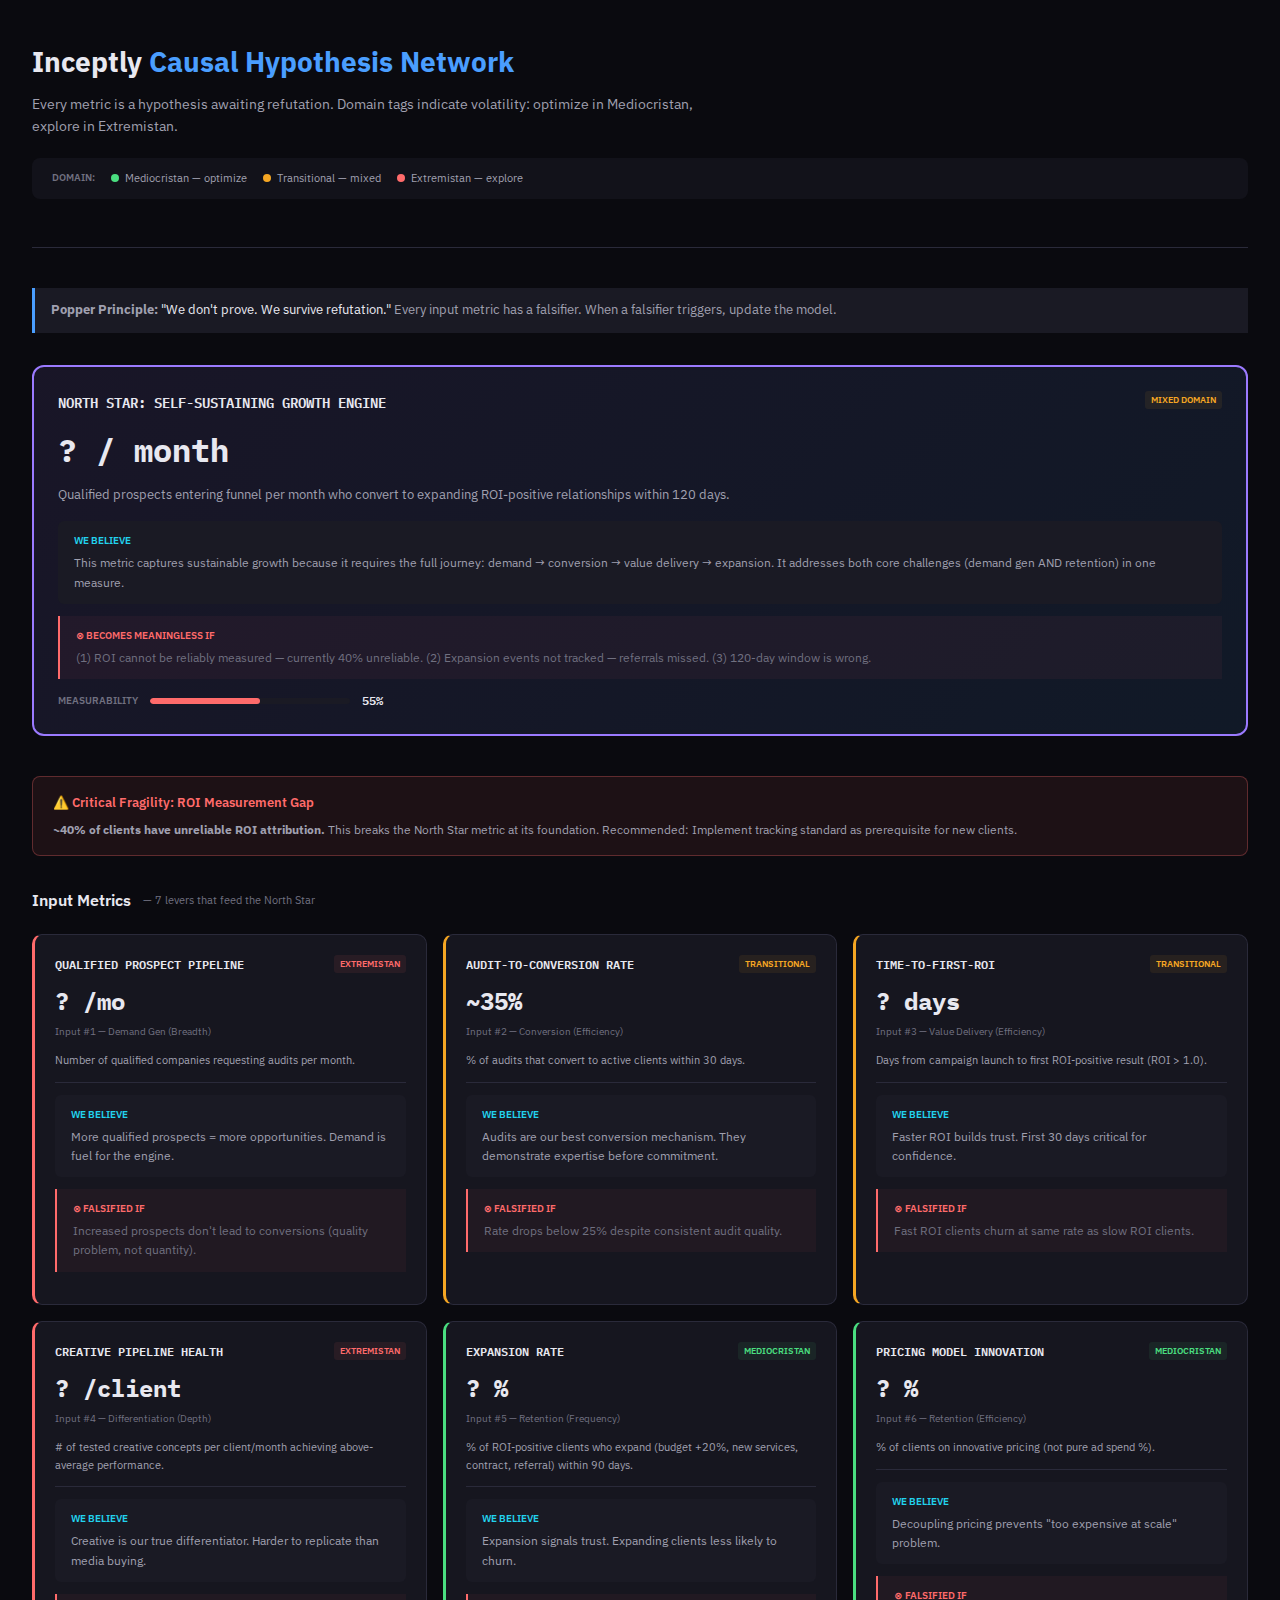
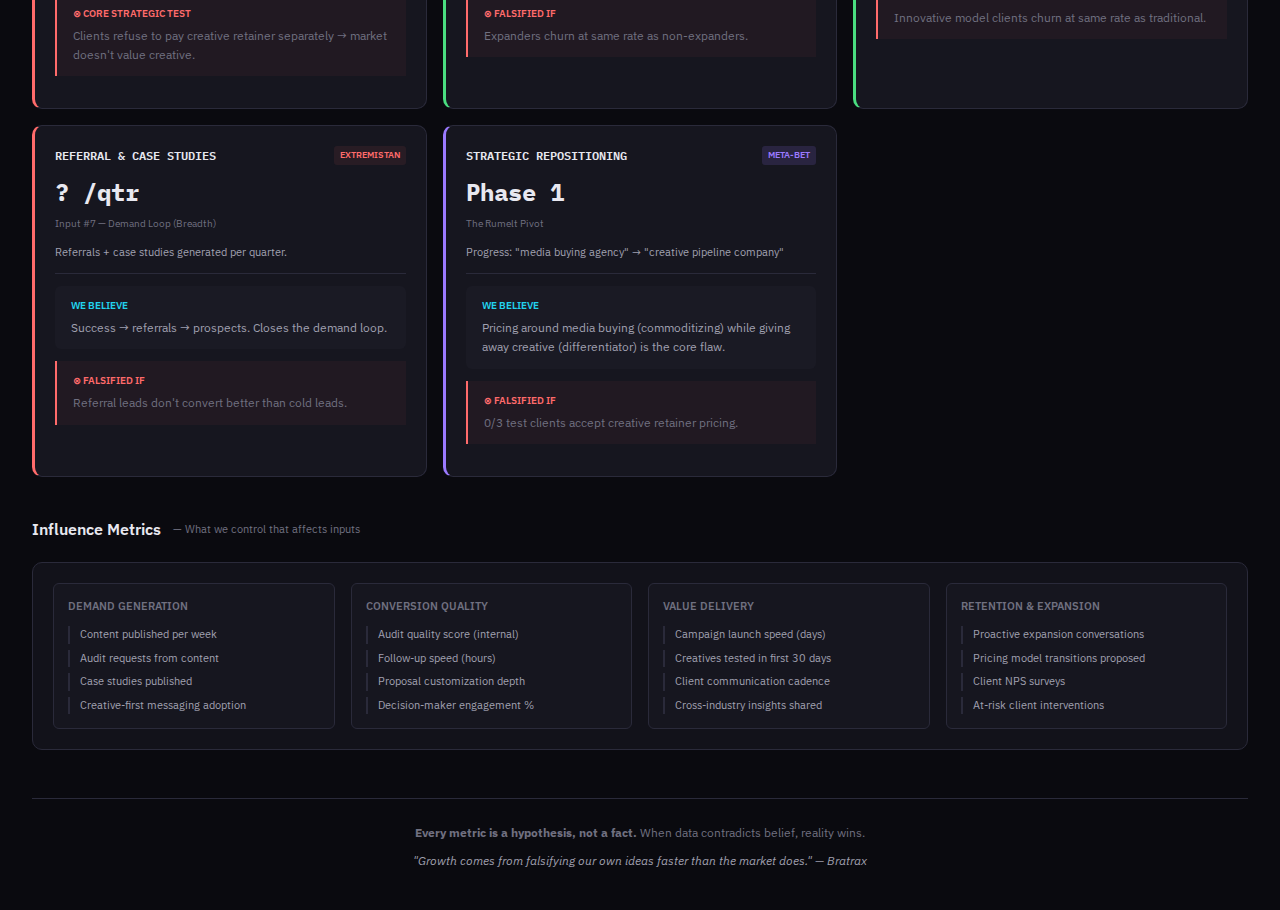
<file: inceptly-hypothesis-network.html>
<!DOCTYPE html>
<html lang="en">
<head>
    <meta charset="UTF-8">
    <meta name="viewport" content="width=device-width, initial-scale=1.0">
    <title>Inceptly | Causal Hypothesis Network</title>
    <link href="https://fonts.googleapis.com/css2?family=IBM+Plex+Mono:wght@400;500;600&family=IBM+Plex+Sans:wght@400;500;600;700&display=swap" rel="stylesheet">
    <style>
        :root {
            --bg-primary: #0a0a0f; --bg-secondary: #12121a; --bg-tertiary: #1a1a24; --bg-card: #16161f;
            --border: #2a2a3a; --border-light: #3a3a4a;
            --text-primary: #e8e8f0; --text-secondary: #a0a0b0; --text-muted: #707080;
            --accent-blue: #4a9eff; --accent-purple: #9b7aff; --accent-amber: #f5a623;
            --accent-red: #ff6b6b; --accent-green: #4ade80; --accent-cyan: #22d3ee;
            --mediocristan: #4ade80; --mediocristan-bg: rgba(74, 222, 128, 0.08);
            --transitional: #f5a623; --transitional-bg: rgba(245, 166, 35, 0.08);
            --extremistan: #ff6b6b; --extremistan-bg: rgba(255, 107, 107, 0.08);
        }
        * { margin: 0; padding: 0; box-sizing: border-box; }
        body { font-family: 'IBM Plex Sans', system-ui, sans-serif; background: var(--bg-primary); color: var(--text-primary); line-height: 1.6; }
        .container { max-width: 1600px; margin: 0 auto; padding: 40px 32px; }
        header { margin-bottom: 40px; border-bottom: 1px solid var(--border); padding-bottom: 24px; }
        h1 { font-size: 28px; font-weight: 700; margin-bottom: 8px; }
        h1 span { color: var(--accent-blue); }
        .subtitle { font-size: 14px; color: var(--text-secondary); max-width: 700px; margin-bottom: 20px; }
        
        .legend { display: flex; gap: 32px; background: var(--bg-secondary); padding: 12px 20px; border-radius: 8px; margin-bottom: 24px; }
        .legend-section { display: flex; gap: 16px; align-items: center; }
        .legend-title { font-size: 10px; font-weight: 600; text-transform: uppercase; color: var(--text-muted); }
        .legend-item { display: flex; align-items: center; gap: 6px; font-size: 11px; color: var(--text-secondary); }
        .legend-dot { width: 8px; height: 8px; border-radius: 50%; }
        .legend-dot.mediocristan { background: var(--mediocristan); }
        .legend-dot.transitional { background: var(--transitional); }
        .legend-dot.extremistan { background: var(--extremistan); }
        
        .philosophy-note { background: var(--bg-tertiary); border-left: 3px solid var(--accent-blue); padding: 12px 16px; font-size: 13px; color: var(--text-secondary); margin-bottom: 32px; }
        .philosophy-note em { color: var(--text-primary); font-style: normal; }
        
        /* North Star */
        .north-star-section { margin-bottom: 40px; }
        .north-star-card { background: linear-gradient(135deg, rgba(155, 122, 255, 0.1), rgba(74, 158, 255, 0.1)); border: 2px solid var(--accent-purple); border-radius: 12px; padding: 24px; }
        .ns-header { display: flex; justify-content: space-between; align-items: flex-start; margin-bottom: 12px; }
        .ns-name { font-size: 14px; font-weight: 600; font-family: 'IBM Plex Mono', monospace; }
        .ns-value { font-size: 32px; font-weight: 700; font-family: 'IBM Plex Mono', monospace; margin-bottom: 8px; }
        .ns-definition { font-size: 13px; color: var(--text-secondary); margin-bottom: 16px; }
        
        .hypothesis-block { background: var(--bg-tertiary); padding: 12px 16px; border-radius: 6px; margin-bottom: 12px; }
        .hypothesis-label { font-size: 10px; font-weight: 600; text-transform: uppercase; color: var(--accent-cyan); margin-bottom: 4px; }
        .hypothesis-text { font-size: 12px; color: var(--text-secondary); }
        
        .falsifier-block { background: rgba(255, 107, 107, 0.05); border-left: 2px solid var(--accent-red); padding: 12px 16px; margin-bottom: 12px; }
        .falsifier-label { font-size: 10px; font-weight: 600; text-transform: uppercase; color: var(--accent-red); margin-bottom: 4px; }
        .falsifier-text { font-size: 12px; color: var(--text-muted); }
        
        .confidence-row { display: flex; align-items: center; gap: 12px; }
        .confidence-label { font-size: 10px; font-weight: 600; text-transform: uppercase; color: var(--text-muted); }
        .confidence-bar { flex: 1; height: 6px; background: var(--bg-tertiary); border-radius: 3px; overflow: hidden; max-width: 200px; }
        .confidence-fill { height: 100%; border-radius: 3px; }
        .confidence-fill.high { background: var(--accent-green); }
        .confidence-fill.medium { background: var(--accent-amber); }
        .confidence-fill.low { background: var(--accent-red); }
        .confidence-value { font-size: 12px; font-weight: 600; font-family: 'IBM Plex Mono', monospace; }
        
        /* Input Grid */
        .section-header { font-size: 16px; font-weight: 600; margin-bottom: 20px; display: flex; align-items: center; gap: 12px; }
        .section-header span { font-size: 11px; color: var(--text-muted); font-weight: 400; }
        
        .input-grid { display: grid; grid-template-columns: repeat(auto-fill, minmax(340px, 1fr)); gap: 16px; margin-bottom: 40px; }
        
        .metric-card { background: var(--bg-card); border: 1px solid var(--border); border-radius: 10px; padding: 20px; }
        .metric-card.mediocristan { border-left: 3px solid var(--mediocristan); }
        .metric-card.transitional { border-left: 3px solid var(--transitional); }
        .metric-card.extremistan { border-left: 3px solid var(--extremistan); }
        .metric-card.strategic { border-left: 3px solid var(--accent-purple); }
        
        .mc-header { display: flex; justify-content: space-between; align-items: flex-start; margin-bottom: 8px; }
        .mc-name { font-size: 12px; font-weight: 600; font-family: 'IBM Plex Mono', monospace; }
        .domain-tag { font-size: 9px; font-weight: 600; text-transform: uppercase; padding: 2px 6px; border-radius: 3px; }
        .domain-tag.mediocristan { background: var(--mediocristan-bg); color: var(--mediocristan); }
        .domain-tag.transitional { background: var(--transitional-bg); color: var(--transitional); }
        .domain-tag.extremistan { background: var(--extremistan-bg); color: var(--extremistan); }
        .domain-tag.strategic { background: rgba(155, 122, 255, 0.15); color: var(--accent-purple); }
        
        .mc-value { font-size: 24px; font-weight: 700; font-family: 'IBM Plex Mono', monospace; margin-bottom: 4px; }
        .mc-label { font-size: 10px; color: var(--text-muted); margin-bottom: 12px; }
        .mc-definition { font-size: 11px; color: var(--text-secondary); margin-bottom: 12px; padding-bottom: 12px; border-bottom: 1px solid var(--border); }
        
        /* Fragility Alert */
        .fragility-alert { background: rgba(255, 107, 107, 0.08); border: 1px solid rgba(255, 107, 107, 0.3); border-radius: 8px; padding: 16px 20px; margin-bottom: 32px; }
        .fragility-alert-header { font-size: 13px; font-weight: 600; color: var(--accent-red); margin-bottom: 6px; }
        .fragility-alert-content { font-size: 12px; color: var(--text-secondary); }
        
        /* Influence Grid */
        .influence-section { background: var(--bg-secondary); border: 1px solid var(--border); border-radius: 10px; padding: 20px; }
        .influence-grid { display: grid; grid-template-columns: repeat(4, 1fr); gap: 16px; }
        @media (max-width: 1200px) { .influence-grid { grid-template-columns: repeat(2, 1fr); } }
        .influence-card { background: var(--bg-card); border: 1px solid var(--border); border-radius: 6px; padding: 14px; }
        .influence-card-header { font-size: 11px; font-weight: 600; color: var(--text-muted); margin-bottom: 10px; text-transform: uppercase; }
        .influence-list { display: flex; flex-direction: column; gap: 6px; }
        .influence-item { font-size: 11px; color: var(--text-secondary); padding-left: 10px; border-left: 2px solid var(--border); }
        
        .footer { margin-top: 48px; padding-top: 24px; border-top: 1px solid var(--border); font-size: 12px; color: var(--text-muted); text-align: center; }
        .footer em { display: block; margin-top: 8px; font-style: italic; color: var(--text-secondary); }
    </style>
</head>
<body>
    <div class="container">
        <header>
            <h1>Inceptly <span>Causal Hypothesis Network</span></h1>
            <div class="subtitle">Every metric is a hypothesis awaiting refutation. Domain tags indicate volatility: optimize in Mediocristan, explore in Extremistan.</div>
            <div class="legend">
                <div class="legend-section">
                    <span class="legend-title">Domain:</span>
                    <div class="legend-item"><div class="legend-dot mediocristan"></div>Mediocristan — optimize</div>
                    <div class="legend-item"><div class="legend-dot transitional"></div>Transitional — mixed</div>
                    <div class="legend-item"><div class="legend-dot extremistan"></div>Extremistan — explore</div>
                </div>
            </div>
        </header>
        
        <div class="philosophy-note">
            <strong>Popper Principle:</strong> <em>"We don't prove. We survive refutation."</em> 
            Every input metric has a falsifier. When a falsifier triggers, update the model.
        </div>
        
        <!-- North Star -->
        <div class="north-star-section">
            <div class="north-star-card">
                <div class="ns-header">
                    <span class="ns-name">NORTH STAR: SELF-SUSTAINING GROWTH ENGINE</span>
                    <span class="domain-tag transitional">Mixed Domain</span>
                </div>
                <div class="ns-value">? / month</div>
                <div class="ns-definition">Qualified prospects entering funnel per month who convert to expanding ROI-positive relationships within 120 days.</div>
                
                <div class="hypothesis-block">
                    <div class="hypothesis-label">We believe</div>
                    <div class="hypothesis-text">This metric captures sustainable growth because it requires the full journey: demand → conversion → value delivery → expansion. It addresses both core challenges (demand gen AND retention) in one measure.</div>
                </div>
                
                <div class="falsifier-block">
                    <div class="falsifier-label">⊗ Becomes meaningless if</div>
                    <div class="falsifier-text">(1) ROI cannot be reliably measured — currently 40% unreliable. (2) Expansion events not tracked — referrals missed. (3) 120-day window is wrong.</div>
                </div>
                
                <div class="confidence-row">
                    <span class="confidence-label">Measurability</span>
                    <div class="confidence-bar"><div class="confidence-fill low" style="width: 55%;"></div></div>
                    <span class="confidence-value">55%</span>
                </div>
            </div>
        </div>
        
        <!-- Fragility Alert -->
        <div class="fragility-alert">
            <div class="fragility-alert-header">⚠️ Critical Fragility: ROI Measurement Gap</div>
            <div class="fragility-alert-content"><strong>~40% of clients have unreliable ROI attribution.</strong> This breaks the North Star metric at its foundation. Recommended: Implement tracking standard as prerequisite for new clients.</div>
        </div>
        
        <!-- Input Metrics -->
        <div class="section-header">Input Metrics <span>— 7 levers that feed the North Star</span></div>
        
        <div class="input-grid">
            <div class="metric-card extremistan">
                <div class="mc-header">
                    <span class="mc-name">QUALIFIED PROSPECT PIPELINE</span>
                    <span class="domain-tag extremistan">Extremistan</span>
                </div>
                <div class="mc-value">? /mo</div>
                <div class="mc-label">Input #1 — Demand Gen (Breadth)</div>
                <div class="mc-definition">Number of qualified companies requesting audits per month.</div>
                <div class="hypothesis-block">
                    <div class="hypothesis-label">We believe</div>
                    <div class="hypothesis-text">More qualified prospects = more opportunities. Demand is fuel for the engine.</div>
                </div>
                <div class="falsifier-block">
                    <div class="falsifier-label">⊗ Falsified if</div>
                    <div class="falsifier-text">Increased prospects don't lead to conversions (quality problem, not quantity).</div>
                </div>
            </div>
            
            <div class="metric-card transitional">
                <div class="mc-header">
                    <span class="mc-name">AUDIT-TO-CONVERSION RATE</span>
                    <span class="domain-tag transitional">Transitional</span>
                </div>
                <div class="mc-value">~35%</div>
                <div class="mc-label">Input #2 — Conversion (Efficiency)</div>
                <div class="mc-definition">% of audits that convert to active clients within 30 days.</div>
                <div class="hypothesis-block">
                    <div class="hypothesis-label">We believe</div>
                    <div class="hypothesis-text">Audits are our best conversion mechanism. They demonstrate expertise before commitment.</div>
                </div>
                <div class="falsifier-block">
                    <div class="falsifier-label">⊗ Falsified if</div>
                    <div class="falsifier-text">Rate drops below 25% despite consistent audit quality.</div>
                </div>
            </div>
            
            <div class="metric-card transitional">
                <div class="mc-header">
                    <span class="mc-name">TIME-TO-FIRST-ROI</span>
                    <span class="domain-tag transitional">Transitional</span>
                </div>
                <div class="mc-value">? days</div>
                <div class="mc-label">Input #3 — Value Delivery (Efficiency)</div>
                <div class="mc-definition">Days from campaign launch to first ROI-positive result (ROI > 1.0).</div>
                <div class="hypothesis-block">
                    <div class="hypothesis-label">We believe</div>
                    <div class="hypothesis-text">Faster ROI builds trust. First 30 days critical for confidence.</div>
                </div>
                <div class="falsifier-block">
                    <div class="falsifier-label">⊗ Falsified if</div>
                    <div class="falsifier-text">Fast ROI clients churn at same rate as slow ROI clients.</div>
                </div>
            </div>
            
            <div class="metric-card extremistan">
                <div class="mc-header">
                    <span class="mc-name">CREATIVE PIPELINE HEALTH</span>
                    <span class="domain-tag extremistan">Extremistan</span>
                </div>
                <div class="mc-value">? /client</div>
                <div class="mc-label">Input #4 — Differentiation (Depth)</div>
                <div class="mc-definition"># of tested creative concepts per client/month achieving above-average performance.</div>
                <div class="hypothesis-block">
                    <div class="hypothesis-label">We believe</div>
                    <div class="hypothesis-text">Creative is our true differentiator. Harder to replicate than media buying.</div>
                </div>
                <div class="falsifier-block">
                    <div class="falsifier-label">⊗ CORE STRATEGIC TEST</div>
                    <div class="falsifier-text">Clients refuse to pay creative retainer separately → market doesn't value creative.</div>
                </div>
            </div>
            
            <div class="metric-card mediocristan">
                <div class="mc-header">
                    <span class="mc-name">EXPANSION RATE</span>
                    <span class="domain-tag mediocristan">Mediocristan</span>
                </div>
                <div class="mc-value">? %</div>
                <div class="mc-label">Input #5 — Retention (Frequency)</div>
                <div class="mc-definition">% of ROI-positive clients who expand (budget +20%, new services, contract, referral) within 90 days.</div>
                <div class="hypothesis-block">
                    <div class="hypothesis-label">We believe</div>
                    <div class="hypothesis-text">Expansion signals trust. Expanding clients less likely to churn.</div>
                </div>
                <div class="falsifier-block">
                    <div class="falsifier-label">⊗ Falsified if</div>
                    <div class="falsifier-text">Expanders churn at same rate as non-expanders.</div>
                </div>
            </div>
            
            <div class="metric-card mediocristan">
                <div class="mc-header">
                    <span class="mc-name">PRICING MODEL INNOVATION</span>
                    <span class="domain-tag mediocristan">Mediocristan</span>
                </div>
                <div class="mc-value">? %</div>
                <div class="mc-label">Input #6 — Retention (Efficiency)</div>
                <div class="mc-definition">% of clients on innovative pricing (not pure ad spend %).</div>
                <div class="hypothesis-block">
                    <div class="hypothesis-label">We believe</div>
                    <div class="hypothesis-text">Decoupling pricing prevents "too expensive at scale" problem.</div>
                </div>
                <div class="falsifier-block">
                    <div class="falsifier-label">⊗ Falsified if</div>
                    <div class="falsifier-text">Innovative model clients churn at same rate as traditional.</div>
                </div>
            </div>
            
            <div class="metric-card extremistan">
                <div class="mc-header">
                    <span class="mc-name">REFERRAL & CASE STUDIES</span>
                    <span class="domain-tag extremistan">Extremistan</span>
                </div>
                <div class="mc-value">? /qtr</div>
                <div class="mc-label">Input #7 — Demand Loop (Breadth)</div>
                <div class="mc-definition">Referrals + case studies generated per quarter.</div>
                <div class="hypothesis-block">
                    <div class="hypothesis-label">We believe</div>
                    <div class="hypothesis-text">Success → referrals → prospects. Closes the demand loop.</div>
                </div>
                <div class="falsifier-block">
                    <div class="falsifier-label">⊗ Falsified if</div>
                    <div class="falsifier-text">Referral leads don't convert better than cold leads.</div>
                </div>
            </div>
            
            <div class="metric-card strategic">
                <div class="mc-header">
                    <span class="mc-name">STRATEGIC REPOSITIONING</span>
                    <span class="domain-tag strategic">Meta-Bet</span>
                </div>
                <div class="mc-value">Phase 1</div>
                <div class="mc-label">The Rumelt Pivot</div>
                <div class="mc-definition">Progress: "media buying agency" → "creative pipeline company"</div>
                <div class="hypothesis-block">
                    <div class="hypothesis-label">We believe</div>
                    <div class="hypothesis-text">Pricing around media buying (commoditizing) while giving away creative (differentiator) is the core flaw.</div>
                </div>
                <div class="falsifier-block">
                    <div class="falsifier-label">⊗ Falsified if</div>
                    <div class="falsifier-text">0/3 test clients accept creative retainer pricing.</div>
                </div>
            </div>
        </div>
        
        <!-- Influence Metrics -->
        <div class="section-header">Influence Metrics <span>— What we control that affects inputs</span></div>
        <div class="influence-section">
            <div class="influence-grid">
                <div class="influence-card">
                    <div class="influence-card-header">Demand Generation</div>
                    <div class="influence-list">
                        <div class="influence-item">Content published per week</div>
                        <div class="influence-item">Audit requests from content</div>
                        <div class="influence-item">Case studies published</div>
                        <div class="influence-item">Creative-first messaging adoption</div>
                    </div>
                </div>
                <div class="influence-card">
                    <div class="influence-card-header">Conversion Quality</div>
                    <div class="influence-list">
                        <div class="influence-item">Audit quality score (internal)</div>
                        <div class="influence-item">Follow-up speed (hours)</div>
                        <div class="influence-item">Proposal customization depth</div>
                        <div class="influence-item">Decision-maker engagement %</div>
                    </div>
                </div>
                <div class="influence-card">
                    <div class="influence-card-header">Value Delivery</div>
                    <div class="influence-list">
                        <div class="influence-item">Campaign launch speed (days)</div>
                        <div class="influence-item">Creatives tested in first 30 days</div>
                        <div class="influence-item">Client communication cadence</div>
                        <div class="influence-item">Cross-industry insights shared</div>
                    </div>
                </div>
                <div class="influence-card">
                    <div class="influence-card-header">Retention & Expansion</div>
                    <div class="influence-list">
                        <div class="influence-item">Proactive expansion conversations</div>
                        <div class="influence-item">Pricing model transitions proposed</div>
                        <div class="influence-item">Client NPS surveys</div>
                        <div class="influence-item">At-risk client interventions</div>
                    </div>
                </div>
            </div>
        </div>
        
        <div class="footer">
            <strong>Every metric is a hypothesis, not a fact.</strong> When data contradicts belief, reality wins.
            <em>"Growth comes from falsifying our own ideas faster than the market does." — Bratrax</em>
        </div>
    </div>
</body>
</html>
</file>
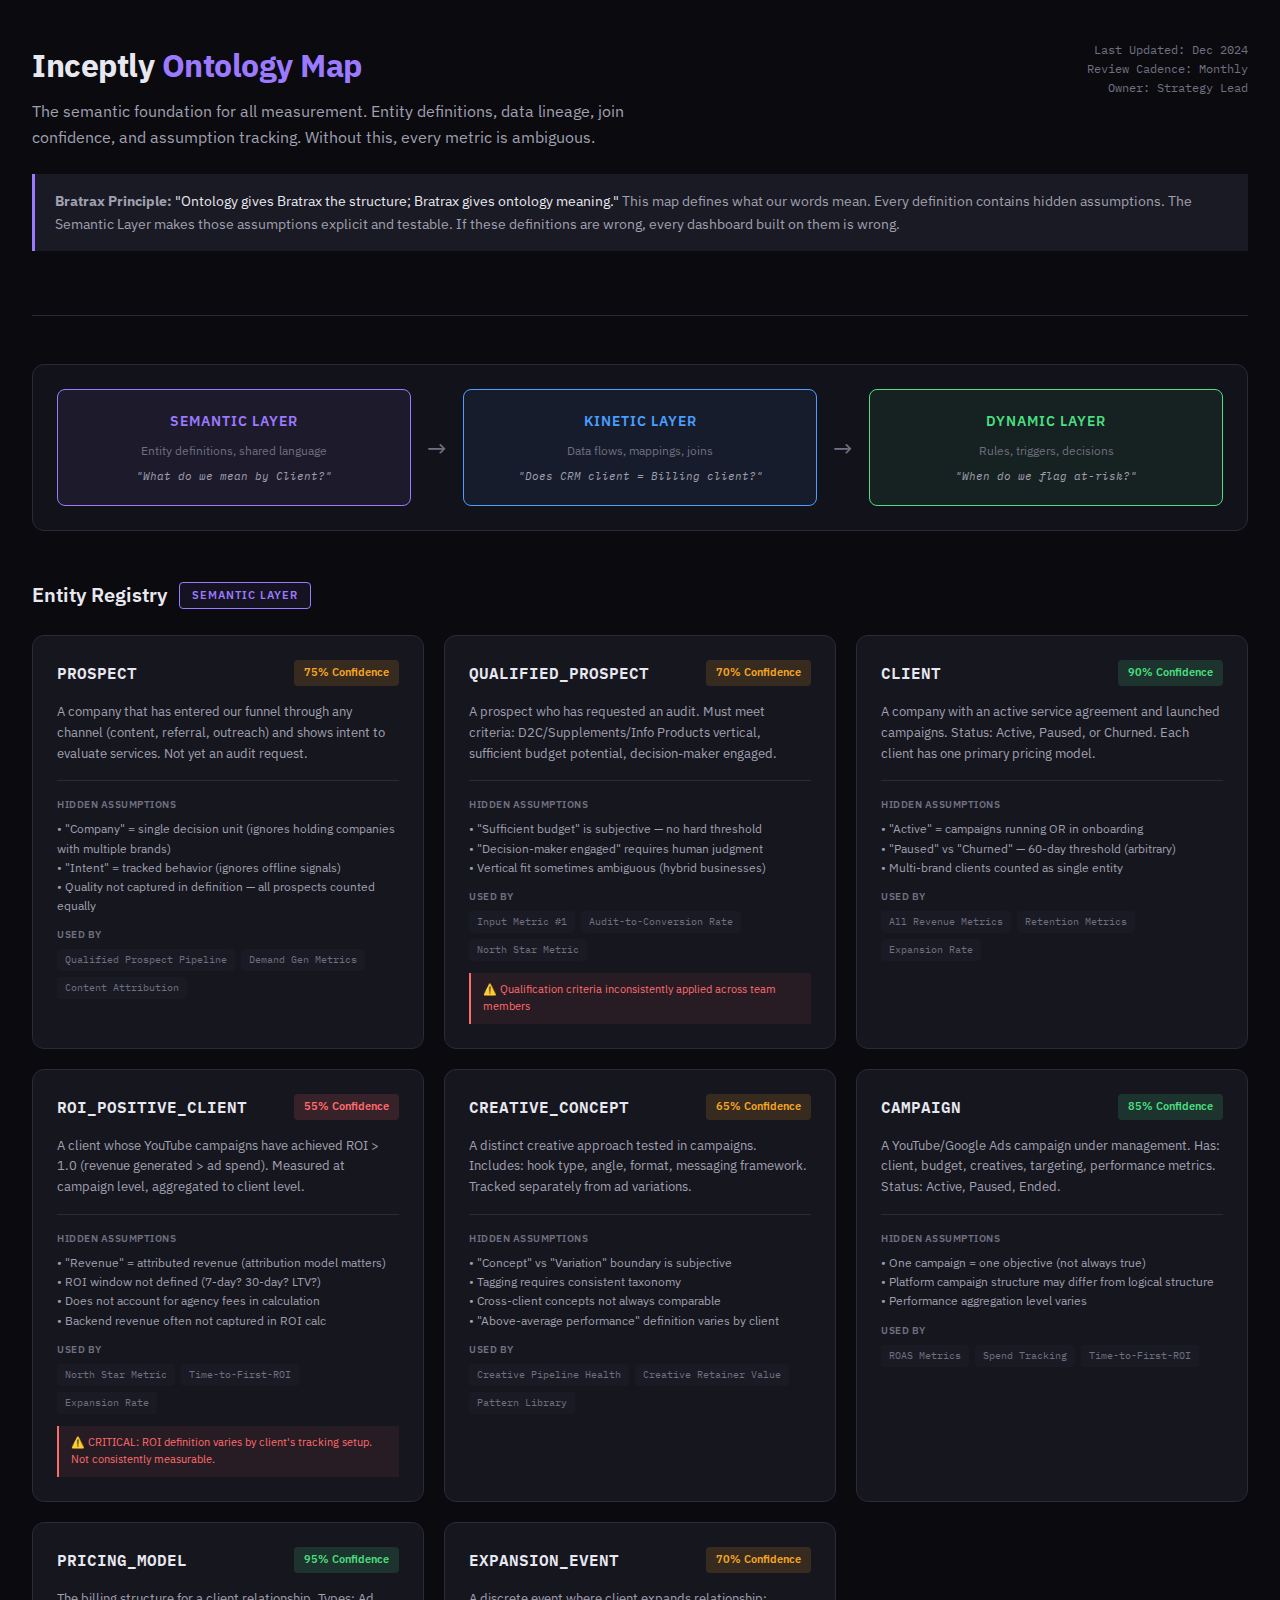
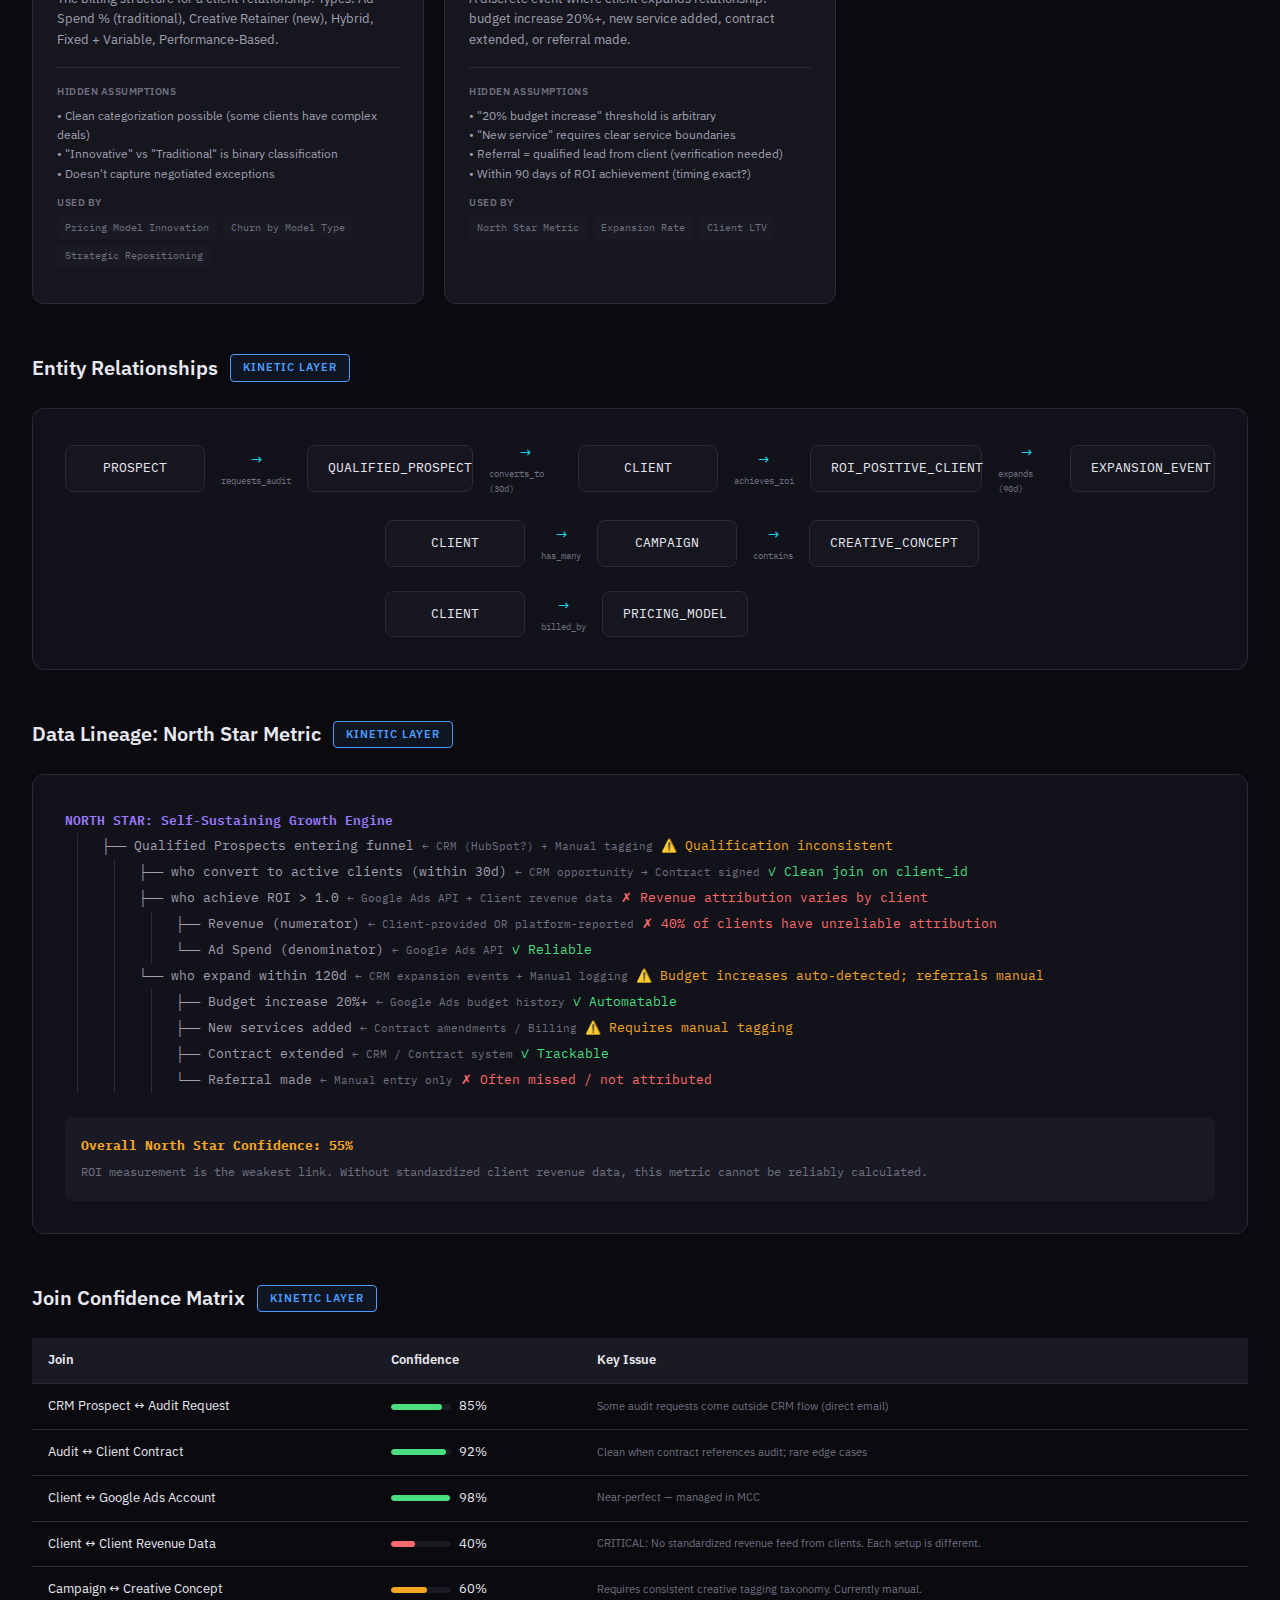
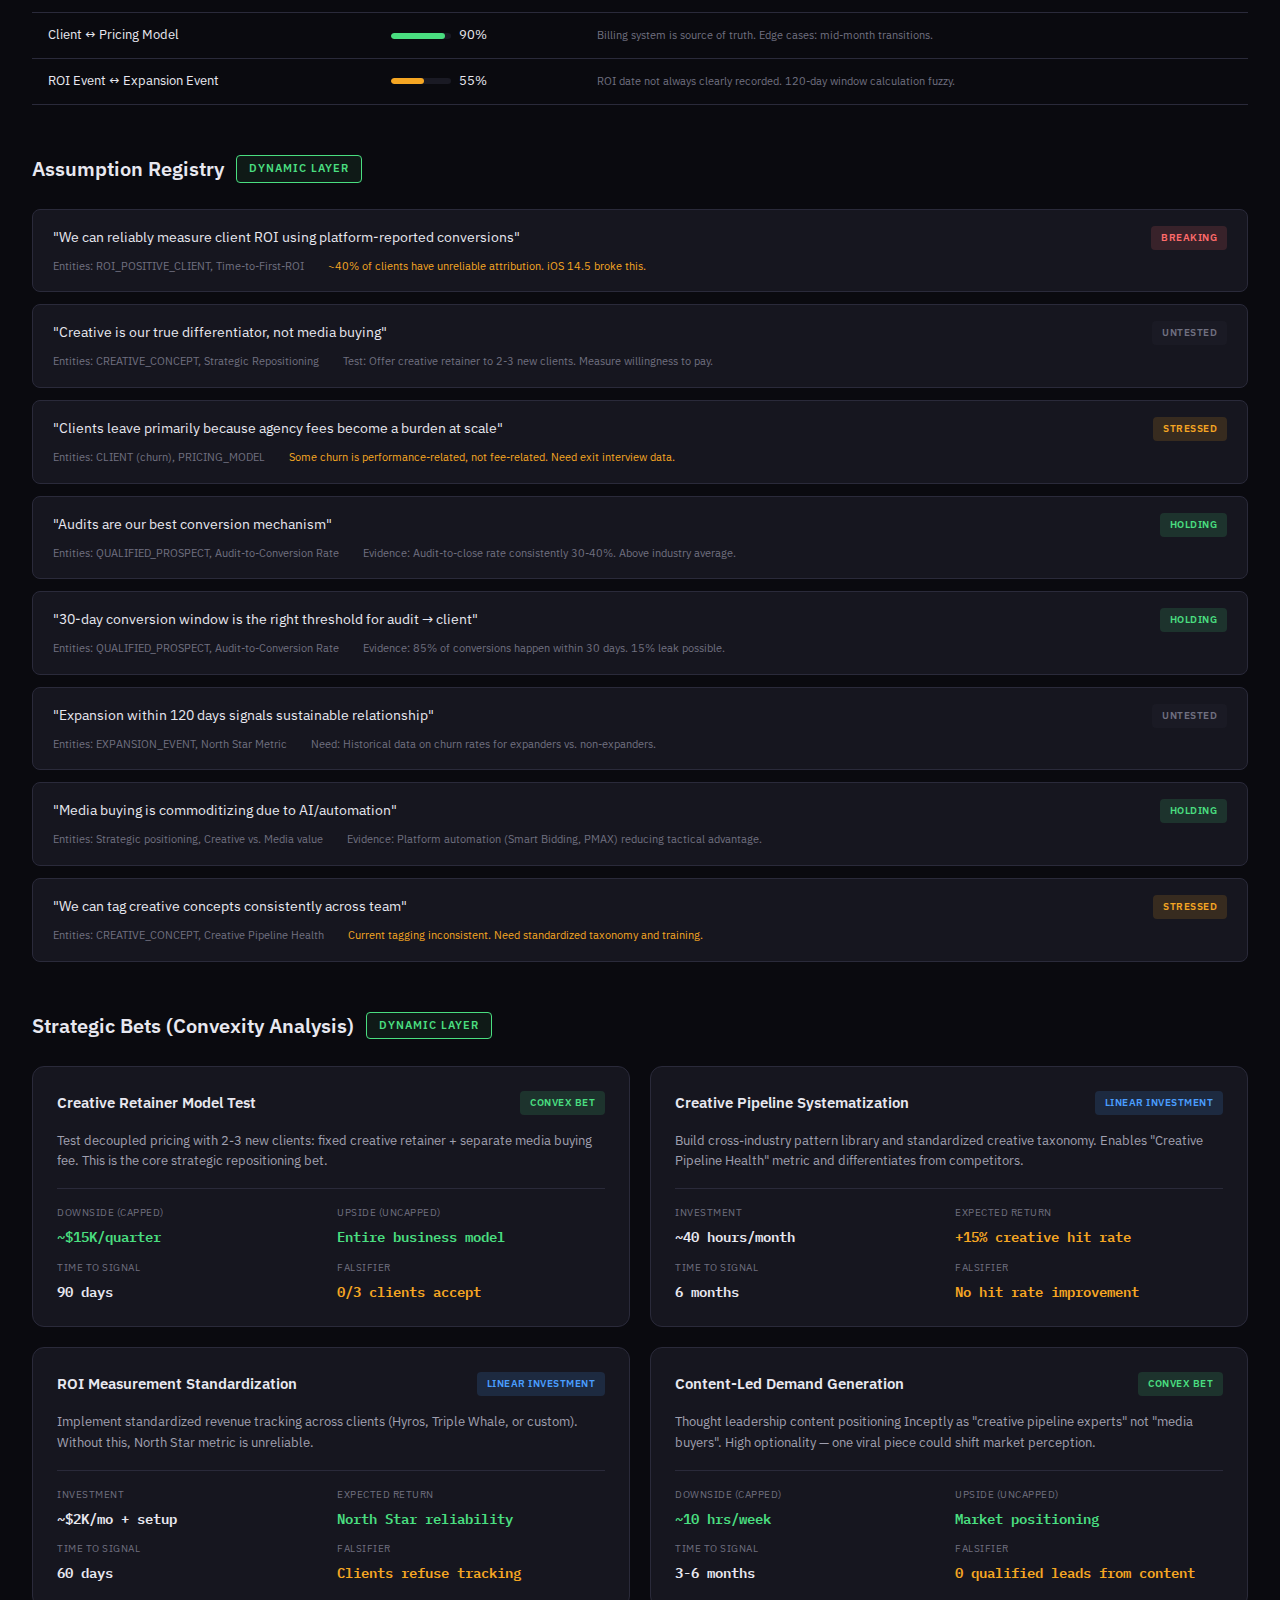
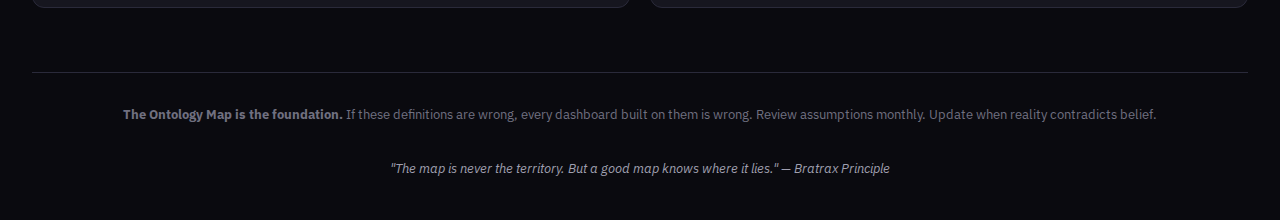
<file: inceptly-ontology-map.html>
<!DOCTYPE html>
<html lang="en">
<head>
    <meta charset="UTF-8">
    <meta name="viewport" content="width=device-width, initial-scale=1.0">
    <title>Inceptly | Ontology Map</title>
    <link href="https://fonts.googleapis.com/css2?family=IBM+Plex+Mono:wght@400;500;600&family=IBM+Plex+Sans:wght@400;500;600;700&display=swap" rel="stylesheet">
    <style>
        :root {
            --bg-primary: #0a0a0f;
            --bg-secondary: #12121a;
            --bg-tertiary: #1a1a24;
            --bg-card: #16161f;
            --border: #2a2a3a;
            --border-light: #3a3a4a;
            --text-primary: #e8e8f0;
            --text-secondary: #a0a0b0;
            --text-muted: #707080;
            --accent-blue: #4a9eff;
            --accent-purple: #9b7aff;
            --accent-amber: #f5a623;
            --accent-red: #ff6b6b;
            --accent-green: #4ade80;
            --accent-cyan: #22d3ee;
            
            /* Semantic Layer */
            --semantic: #9b7aff;
            --semantic-bg: rgba(155, 122, 255, 0.08);
            
            /* Kinetic Layer */
            --kinetic: #4a9eff;
            --kinetic-bg: rgba(74, 158, 255, 0.08);
            
            /* Dynamic Layer */
            --dynamic: #4ade80;
            --dynamic-bg: rgba(74, 222, 128, 0.08);
            
            /* Confidence levels */
            --conf-high: #4ade80;
            --conf-medium: #f5a623;
            --conf-low: #ff6b6b;
        }
        
        * {
            margin: 0;
            padding: 0;
            box-sizing: border-box;
        }
        
        body {
            font-family: 'IBM Plex Sans', system-ui, sans-serif;
            background: var(--bg-primary);
            color: var(--text-primary);
            line-height: 1.6;
            min-height: 100vh;
        }
        
        .container {
            max-width: 1600px;
            margin: 0 auto;
            padding: 40px 32px;
        }
        
        header {
            margin-bottom: 48px;
            border-bottom: 1px solid var(--border);
            padding-bottom: 32px;
        }
        
        .header-top {
            display: flex;
            justify-content: space-between;
            align-items: flex-start;
            margin-bottom: 24px;
        }
        
        .title-block h1 {
            font-size: 32px;
            font-weight: 700;
            letter-spacing: -0.5px;
            margin-bottom: 8px;
        }
        
        .title-block h1 span {
            color: var(--semantic);
        }
        
        .title-block .subtitle {
            font-size: 16px;
            color: var(--text-secondary);
            max-width: 600px;
        }
        
        .meta-block {
            text-align: right;
            font-family: 'IBM Plex Mono', monospace;
            font-size: 12px;
            color: var(--text-muted);
        }
        
        .philosophy-note {
            background: var(--bg-tertiary);
            border-left: 3px solid var(--accent-purple);
            padding: 16px 20px;
            margin-bottom: 32px;
            font-size: 14px;
            color: var(--text-secondary);
        }
        
        .philosophy-note em {
            color: var(--text-primary);
            font-style: normal;
        }
        
        /* Three Layer Architecture */
        .architecture-flow {
            display: grid;
            grid-template-columns: 1fr auto 1fr auto 1fr;
            gap: 16px;
            align-items: center;
            margin-bottom: 48px;
            padding: 24px;
            background: var(--bg-secondary);
            border-radius: 12px;
            border: 1px solid var(--border);
        }
        
        .arch-layer {
            padding: 20px;
            border-radius: 8px;
            text-align: center;
        }
        
        .arch-layer.semantic {
            background: var(--semantic-bg);
            border: 1px solid var(--semantic);
        }
        
        .arch-layer.kinetic {
            background: var(--kinetic-bg);
            border: 1px solid var(--kinetic);
        }
        
        .arch-layer.dynamic {
            background: var(--dynamic-bg);
            border: 1px solid var(--dynamic);
        }
        
        .arch-layer h3 {
            font-size: 14px;
            font-weight: 600;
            text-transform: uppercase;
            letter-spacing: 1px;
            margin-bottom: 8px;
        }
        
        .arch-layer.semantic h3 { color: var(--semantic); }
        .arch-layer.kinetic h3 { color: var(--kinetic); }
        .arch-layer.dynamic h3 { color: var(--dynamic); }
        
        .arch-layer p {
            font-size: 12px;
            color: var(--text-muted);
        }
        
        .arch-layer .question {
            font-size: 11px;
            font-family: 'IBM Plex Mono', monospace;
            color: var(--text-secondary);
            margin-top: 8px;
            font-style: italic;
        }
        
        .arch-arrow {
            color: var(--text-muted);
            font-size: 24px;
        }
        
        /* Section Headers */
        .section-header {
            display: flex;
            align-items: center;
            gap: 12px;
            margin-bottom: 24px;
            margin-top: 48px;
        }
        
        .section-header h2 {
            font-size: 20px;
            font-weight: 600;
        }
        
        .section-header .layer-tag {
            font-size: 11px;
            font-weight: 600;
            text-transform: uppercase;
            letter-spacing: 1px;
            padding: 4px 12px;
            border-radius: 4px;
        }
        
        .layer-tag.semantic {
            background: var(--semantic-bg);
            color: var(--semantic);
            border: 1px solid var(--semantic);
        }
        
        .layer-tag.kinetic {
            background: var(--kinetic-bg);
            color: var(--kinetic);
            border: 1px solid var(--kinetic);
        }
        
        .layer-tag.dynamic {
            background: var(--dynamic-bg);
            color: var(--dynamic);
            border: 1px solid var(--dynamic);
        }
        
        /* Entity Registry */
        .entity-grid {
            display: grid;
            grid-template-columns: repeat(auto-fill, minmax(360px, 1fr));
            gap: 20px;
        }
        
        .entity-card {
            background: var(--bg-card);
            border: 1px solid var(--border);
            border-radius: 12px;
            padding: 24px;
            transition: border-color 0.2s;
        }
        
        .entity-card:hover {
            border-color: var(--border-light);
        }
        
        .entity-header {
            display: flex;
            justify-content: space-between;
            align-items: flex-start;
            margin-bottom: 16px;
        }
        
        .entity-name {
            font-size: 16px;
            font-weight: 600;
            font-family: 'IBM Plex Mono', monospace;
        }
        
        .confidence-badge {
            font-size: 11px;
            font-weight: 600;
            padding: 4px 10px;
            border-radius: 4px;
        }
        
        .confidence-badge.high {
            background: rgba(74, 222, 128, 0.15);
            color: var(--conf-high);
        }
        
        .confidence-badge.medium {
            background: rgba(245, 166, 35, 0.15);
            color: var(--conf-medium);
        }
        
        .confidence-badge.low {
            background: rgba(255, 107, 107, 0.15);
            color: var(--conf-low);
        }
        
        .entity-definition {
            font-size: 13px;
            color: var(--text-secondary);
            margin-bottom: 16px;
            padding-bottom: 16px;
            border-bottom: 1px solid var(--border);
        }
        
        .entity-section {
            margin-bottom: 12px;
        }
        
        .entity-section-label {
            font-size: 10px;
            font-weight: 600;
            text-transform: uppercase;
            letter-spacing: 0.5px;
            color: var(--text-muted);
            margin-bottom: 6px;
        }
        
        .entity-section-content {
            font-size: 12px;
            color: var(--text-secondary);
        }
        
        .assumption-warning {
            background: rgba(255, 107, 107, 0.08);
            border-left: 2px solid var(--accent-red);
            padding: 8px 12px;
            font-size: 11px;
            color: var(--accent-red);
            margin-top: 12px;
        }
        
        .usage-list {
            display: flex;
            flex-wrap: wrap;
            gap: 6px;
        }
        
        .usage-tag {
            font-size: 10px;
            padding: 3px 8px;
            background: var(--bg-tertiary);
            border-radius: 4px;
            color: var(--text-muted);
            font-family: 'IBM Plex Mono', monospace;
        }
        
        /* Relationship Map */
        .relationship-map {
            background: var(--bg-secondary);
            border: 1px solid var(--border);
            border-radius: 12px;
            padding: 32px;
            margin-bottom: 32px;
        }
        
        .relationship-diagram {
            display: flex;
            flex-direction: column;
            gap: 24px;
        }
        
        .relationship-row {
            display: flex;
            align-items: center;
            gap: 16px;
        }
        
        .rel-entity {
            background: var(--bg-card);
            border: 1px solid var(--border);
            padding: 12px 20px;
            border-radius: 8px;
            font-family: 'IBM Plex Mono', monospace;
            font-size: 13px;
            min-width: 140px;
            text-align: center;
        }
        
        .rel-arrow {
            color: var(--accent-cyan);
            font-size: 14px;
            display: flex;
            flex-direction: column;
            align-items: center;
            gap: 4px;
        }
        
        .rel-arrow .label {
            font-size: 9px;
            color: var(--text-muted);
            font-family: 'IBM Plex Mono', monospace;
        }
        
        /* Data Lineage */
        .lineage-container {
            background: var(--bg-secondary);
            border: 1px solid var(--border);
            border-radius: 12px;
            padding: 32px;
            overflow-x: auto;
        }
        
        .lineage-tree {
            font-family: 'IBM Plex Mono', monospace;
            font-size: 13px;
            line-height: 2;
        }
        
        .lineage-node {
            padding-left: 24px;
            border-left: 1px solid var(--border);
            margin-left: 12px;
        }
        
        .lineage-root {
            color: var(--accent-purple);
            font-weight: 600;
        }
        
        .lineage-branch {
            color: var(--text-secondary);
        }
        
        .lineage-source {
            color: var(--text-muted);
            font-size: 11px;
        }
        
        .lineage-warning {
            color: var(--accent-amber);
        }
        
        .lineage-ok {
            color: var(--accent-green);
        }
        
        .lineage-broken {
            color: var(--accent-red);
        }
        
        /* Join Confidence Matrix */
        .matrix-container {
            overflow-x: auto;
        }
        
        .confidence-matrix {
            width: 100%;
            border-collapse: collapse;
            font-size: 13px;
        }
        
        .confidence-matrix th {
            background: var(--bg-tertiary);
            padding: 12px 16px;
            text-align: left;
            font-weight: 600;
            border-bottom: 1px solid var(--border);
        }
        
        .confidence-matrix td {
            padding: 12px 16px;
            border-bottom: 1px solid var(--border);
        }
        
        .confidence-matrix tr:hover td {
            background: var(--bg-secondary);
        }
        
        .matrix-conf {
            display: flex;
            align-items: center;
            gap: 8px;
        }
        
        .matrix-bar {
            width: 60px;
            height: 6px;
            background: var(--bg-tertiary);
            border-radius: 3px;
            overflow: hidden;
        }
        
        .matrix-bar-fill {
            height: 100%;
            border-radius: 3px;
        }
        
        .matrix-bar-fill.high { background: var(--conf-high); }
        .matrix-bar-fill.medium { background: var(--conf-medium); }
        .matrix-bar-fill.low { background: var(--conf-low); }
        
        .matrix-issue {
            font-size: 11px;
            color: var(--text-muted);
        }
        
        /* Assumption Registry */
        .assumption-list {
            display: flex;
            flex-direction: column;
            gap: 12px;
        }
        
        .assumption-entry {
            background: var(--bg-card);
            border: 1px solid var(--border);
            border-radius: 8px;
            padding: 16px 20px;
        }
        
        .assumption-entry-header {
            display: flex;
            justify-content: space-between;
            align-items: flex-start;
            margin-bottom: 8px;
        }
        
        .assumption-text {
            font-size: 14px;
            color: var(--text-primary);
            flex: 1;
        }
        
        .assumption-status {
            font-size: 10px;
            font-weight: 600;
            text-transform: uppercase;
            letter-spacing: 0.5px;
            padding: 4px 10px;
            border-radius: 4px;
            margin-left: 16px;
        }
        
        .assumption-status.holding {
            background: rgba(74, 222, 128, 0.15);
            color: var(--conf-high);
        }
        
        .assumption-status.stressed {
            background: rgba(245, 166, 35, 0.15);
            color: var(--conf-medium);
        }
        
        .assumption-status.breaking {
            background: rgba(255, 107, 107, 0.15);
            color: var(--conf-low);
        }
        
        .assumption-status.untested {
            background: var(--bg-tertiary);
            color: var(--text-muted);
        }
        
        .assumption-meta {
            font-size: 11px;
            color: var(--text-muted);
            display: flex;
            gap: 24px;
        }
        
        .assumption-impact {
            color: var(--accent-amber);
        }
        
        /* Strategic Bets */
        .bet-grid {
            display: grid;
            grid-template-columns: repeat(auto-fill, minmax(400px, 1fr));
            gap: 20px;
        }
        
        .bet-card {
            background: var(--bg-card);
            border: 1px solid var(--border);
            border-radius: 12px;
            padding: 24px;
        }
        
        .bet-header {
            display: flex;
            justify-content: space-between;
            align-items: flex-start;
            margin-bottom: 16px;
        }
        
        .bet-name {
            font-size: 15px;
            font-weight: 600;
        }
        
        .bet-type {
            font-size: 10px;
            font-weight: 600;
            text-transform: uppercase;
            letter-spacing: 0.5px;
            padding: 4px 10px;
            border-radius: 4px;
        }
        
        .bet-type.convex {
            background: rgba(74, 222, 128, 0.15);
            color: var(--accent-green);
        }
        
        .bet-type.linear {
            background: rgba(74, 158, 255, 0.15);
            color: var(--accent-blue);
        }
        
        .bet-description {
            font-size: 13px;
            color: var(--text-secondary);
            margin-bottom: 16px;
        }
        
        .bet-metrics {
            display: grid;
            grid-template-columns: 1fr 1fr;
            gap: 12px;
            padding-top: 16px;
            border-top: 1px solid var(--border);
        }
        
        .bet-metric {
            display: flex;
            flex-direction: column;
            gap: 4px;
        }
        
        .bet-metric-label {
            font-size: 10px;
            color: var(--text-muted);
            text-transform: uppercase;
            letter-spacing: 0.5px;
        }
        
        .bet-metric-value {
            font-size: 14px;
            font-weight: 600;
            font-family: 'IBM Plex Mono', monospace;
        }
        
        .bet-metric-value.green { color: var(--accent-green); }
        .bet-metric-value.amber { color: var(--accent-amber); }
        .bet-metric-value.red { color: var(--accent-red); }
        
        /* Footer */
        .footer {
            margin-top: 64px;
            padding-top: 32px;
            border-top: 1px solid var(--border);
            font-size: 13px;
            color: var(--text-muted);
            text-align: center;
        }
        
        .footer em {
            display: block;
            margin-top: 12px;
            font-style: italic;
            color: var(--text-secondary);
        }
    </style>
</head>
<body>
    <div class="container">
        <header>
            <div class="header-top">
                <div class="title-block">
                    <h1>Inceptly <span>Ontology Map</span></h1>
                    <div class="subtitle">
                        The semantic foundation for all measurement. Entity definitions, data lineage, join confidence, and assumption tracking. Without this, every metric is ambiguous.
                    </div>
                </div>
                <div class="meta-block">
                    <div>Last Updated: Dec 2024</div>
                    <div>Review Cadence: Monthly</div>
                    <div>Owner: Strategy Lead</div>
                </div>
            </div>
            
            <div class="philosophy-note">
                <strong>Bratrax Principle:</strong> <em>"Ontology gives Bratrax the structure; Bratrax gives ontology meaning."</em> 
                This map defines what our words mean. Every definition contains hidden assumptions. The Semantic Layer makes those assumptions explicit and testable. 
                If these definitions are wrong, every dashboard built on them is wrong.
            </div>
        </header>
        
        <!-- Three Layer Architecture -->
        <div class="architecture-flow">
            <div class="arch-layer semantic">
                <h3>Semantic Layer</h3>
                <p>Entity definitions, shared language</p>
                <div class="question">"What do we mean by Client?"</div>
            </div>
            
            <div class="arch-arrow">→</div>
            
            <div class="arch-layer kinetic">
                <h3>Kinetic Layer</h3>
                <p>Data flows, mappings, joins</p>
                <div class="question">"Does CRM client = Billing client?"</div>
            </div>
            
            <div class="arch-arrow">→</div>
            
            <div class="arch-layer dynamic">
                <h3>Dynamic Layer</h3>
                <p>Rules, triggers, decisions</p>
                <div class="question">"When do we flag at-risk?"</div>
            </div>
        </div>
        
        <!-- Entity Registry -->
        <div class="section-header">
            <h2>Entity Registry</h2>
            <span class="layer-tag semantic">Semantic Layer</span>
        </div>
        
        <div class="entity-grid">
            <!-- Prospect -->
            <div class="entity-card">
                <div class="entity-header">
                    <span class="entity-name">PROSPECT</span>
                    <span class="confidence-badge medium">75% Confidence</span>
                </div>
                <div class="entity-definition">
                    A company that has entered our funnel through any channel (content, referral, outreach) and shows intent to evaluate services. Not yet an audit request.
                </div>
                <div class="entity-section">
                    <div class="entity-section-label">Hidden Assumptions</div>
                    <div class="entity-section-content">
                        • "Company" = single decision unit (ignores holding companies with multiple brands)<br>
                        • "Intent" = tracked behavior (ignores offline signals)<br>
                        • Quality not captured in definition — all prospects counted equally
                    </div>
                </div>
                <div class="entity-section">
                    <div class="entity-section-label">Used By</div>
                    <div class="usage-list">
                        <span class="usage-tag">Qualified Prospect Pipeline</span>
                        <span class="usage-tag">Demand Gen Metrics</span>
                        <span class="usage-tag">Content Attribution</span>
                    </div>
                </div>
            </div>
            
            <!-- Qualified Prospect -->
            <div class="entity-card">
                <div class="entity-header">
                    <span class="entity-name">QUALIFIED_PROSPECT</span>
                    <span class="confidence-badge medium">70% Confidence</span>
                </div>
                <div class="entity-definition">
                    A prospect who has requested an audit. Must meet criteria: D2C/Supplements/Info Products vertical, sufficient budget potential, decision-maker engaged.
                </div>
                <div class="entity-section">
                    <div class="entity-section-label">Hidden Assumptions</div>
                    <div class="entity-section-content">
                        • "Sufficient budget" is subjective — no hard threshold<br>
                        • "Decision-maker engaged" requires human judgment<br>
                        • Vertical fit sometimes ambiguous (hybrid businesses)
                    </div>
                </div>
                <div class="entity-section">
                    <div class="entity-section-label">Used By</div>
                    <div class="usage-list">
                        <span class="usage-tag">Input Metric #1</span>
                        <span class="usage-tag">Audit-to-Conversion Rate</span>
                        <span class="usage-tag">North Star Metric</span>
                    </div>
                </div>
                <div class="assumption-warning">
                    ⚠️ Qualification criteria inconsistently applied across team members
                </div>
            </div>
            
            <!-- Client -->
            <div class="entity-card">
                <div class="entity-header">
                    <span class="entity-name">CLIENT</span>
                    <span class="confidence-badge high">90% Confidence</span>
                </div>
                <div class="entity-definition">
                    A company with an active service agreement and launched campaigns. Status: Active, Paused, or Churned. Each client has one primary pricing model.
                </div>
                <div class="entity-section">
                    <div class="entity-section-label">Hidden Assumptions</div>
                    <div class="entity-section-content">
                        • "Active" = campaigns running OR in onboarding<br>
                        • "Paused" vs "Churned" — 60-day threshold (arbitrary)<br>
                        • Multi-brand clients counted as single entity
                    </div>
                </div>
                <div class="entity-section">
                    <div class="entity-section-label">Used By</div>
                    <div class="usage-list">
                        <span class="usage-tag">All Revenue Metrics</span>
                        <span class="usage-tag">Retention Metrics</span>
                        <span class="usage-tag">Expansion Rate</span>
                    </div>
                </div>
            </div>
            
            <!-- ROI Positive Client -->
            <div class="entity-card">
                <div class="entity-header">
                    <span class="entity-name">ROI_POSITIVE_CLIENT</span>
                    <span class="confidence-badge low">55% Confidence</span>
                </div>
                <div class="entity-definition">
                    A client whose YouTube campaigns have achieved ROI > 1.0 (revenue generated > ad spend). Measured at campaign level, aggregated to client level.
                </div>
                <div class="entity-section">
                    <div class="entity-section-label">Hidden Assumptions</div>
                    <div class="entity-section-content">
                        • "Revenue" = attributed revenue (attribution model matters)<br>
                        • ROI window not defined (7-day? 30-day? LTV?)<br>
                        • Does not account for agency fees in calculation<br>
                        • Backend revenue often not captured in ROI calc
                    </div>
                </div>
                <div class="entity-section">
                    <div class="entity-section-label">Used By</div>
                    <div class="usage-list">
                        <span class="usage-tag">North Star Metric</span>
                        <span class="usage-tag">Time-to-First-ROI</span>
                        <span class="usage-tag">Expansion Rate</span>
                    </div>
                </div>
                <div class="assumption-warning">
                    ⚠️ CRITICAL: ROI definition varies by client's tracking setup. Not consistently measurable.
                </div>
            </div>
            
            <!-- Creative Concept -->
            <div class="entity-card">
                <div class="entity-header">
                    <span class="entity-name">CREATIVE_CONCEPT</span>
                    <span class="confidence-badge medium">65% Confidence</span>
                </div>
                <div class="entity-definition">
                    A distinct creative approach tested in campaigns. Includes: hook type, angle, format, messaging framework. Tracked separately from ad variations.
                </div>
                <div class="entity-section">
                    <div class="entity-section-label">Hidden Assumptions</div>
                    <div class="entity-section-content">
                        • "Concept" vs "Variation" boundary is subjective<br>
                        • Tagging requires consistent taxonomy<br>
                        • Cross-client concepts not always comparable<br>
                        • "Above-average performance" definition varies by client
                    </div>
                </div>
                <div class="entity-section">
                    <div class="entity-section-label">Used By</div>
                    <div class="usage-list">
                        <span class="usage-tag">Creative Pipeline Health</span>
                        <span class="usage-tag">Creative Retainer Value</span>
                        <span class="usage-tag">Pattern Library</span>
                    </div>
                </div>
            </div>
            
            <!-- Campaign -->
            <div class="entity-card">
                <div class="entity-header">
                    <span class="entity-name">CAMPAIGN</span>
                    <span class="confidence-badge high">85% Confidence</span>
                </div>
                <div class="entity-definition">
                    A YouTube/Google Ads campaign under management. Has: client, budget, creatives, targeting, performance metrics. Status: Active, Paused, Ended.
                </div>
                <div class="entity-section">
                    <div class="entity-section-label">Hidden Assumptions</div>
                    <div class="entity-section-content">
                        • One campaign = one objective (not always true)<br>
                        • Platform campaign structure may differ from logical structure<br>
                        • Performance aggregation level varies
                    </div>
                </div>
                <div class="entity-section">
                    <div class="entity-section-label">Used By</div>
                    <div class="usage-list">
                        <span class="usage-tag">ROAS Metrics</span>
                        <span class="usage-tag">Spend Tracking</span>
                        <span class="usage-tag">Time-to-First-ROI</span>
                    </div>
                </div>
            </div>
            
            <!-- Pricing Model -->
            <div class="entity-card">
                <div class="entity-header">
                    <span class="entity-name">PRICING_MODEL</span>
                    <span class="confidence-badge high">95% Confidence</span>
                </div>
                <div class="entity-definition">
                    The billing structure for a client relationship. Types: Ad Spend % (traditional), Creative Retainer (new), Hybrid, Fixed + Variable, Performance-Based.
                </div>
                <div class="entity-section">
                    <div class="entity-section-label">Hidden Assumptions</div>
                    <div class="entity-section-content">
                        • Clean categorization possible (some clients have complex deals)<br>
                        • "Innovative" vs "Traditional" is binary classification<br>
                        • Doesn't capture negotiated exceptions
                    </div>
                </div>
                <div class="entity-section">
                    <div class="entity-section-label">Used By</div>
                    <div class="usage-list">
                        <span class="usage-tag">Pricing Model Innovation</span>
                        <span class="usage-tag">Churn by Model Type</span>
                        <span class="usage-tag">Strategic Repositioning</span>
                    </div>
                </div>
            </div>
            
            <!-- Expansion Event -->
            <div class="entity-card">
                <div class="entity-header">
                    <span class="entity-name">EXPANSION_EVENT</span>
                    <span class="confidence-badge medium">70% Confidence</span>
                </div>
                <div class="entity-definition">
                    A discrete event where client expands relationship: budget increase 20%+, new service added, contract extended, or referral made.
                </div>
                <div class="entity-section">
                    <div class="entity-section-label">Hidden Assumptions</div>
                    <div class="entity-section-content">
                        • "20% budget increase" threshold is arbitrary<br>
                        • "New service" requires clear service boundaries<br>
                        • Referral = qualified lead from client (verification needed)<br>
                        • Within 90 days of ROI achievement (timing exact?)
                    </div>
                </div>
                <div class="entity-section">
                    <div class="entity-section-label">Used By</div>
                    <div class="usage-list">
                        <span class="usage-tag">North Star Metric</span>
                        <span class="usage-tag">Expansion Rate</span>
                        <span class="usage-tag">Client LTV</span>
                    </div>
                </div>
            </div>
        </div>
        
        <!-- Entity Relationships -->
        <div class="section-header">
            <h2>Entity Relationships</h2>
            <span class="layer-tag kinetic">Kinetic Layer</span>
        </div>
        
        <div class="relationship-map">
            <div class="relationship-diagram">
                <div class="relationship-row">
                    <div class="rel-entity">PROSPECT</div>
                    <div class="rel-arrow">
                        →
                        <span class="label">requests_audit</span>
                    </div>
                    <div class="rel-entity">QUALIFIED_PROSPECT</div>
                    <div class="rel-arrow">
                        →
                        <span class="label">converts_to (30d)</span>
                    </div>
                    <div class="rel-entity">CLIENT</div>
                    <div class="rel-arrow">
                        →
                        <span class="label">achieves_roi</span>
                    </div>
                    <div class="rel-entity">ROI_POSITIVE_CLIENT</div>
                    <div class="rel-arrow">
                        →
                        <span class="label">expands (90d)</span>
                    </div>
                    <div class="rel-entity">EXPANSION_EVENT</div>
                </div>
                
                <div class="relationship-row" style="margin-left: 320px;">
                    <div class="rel-entity">CLIENT</div>
                    <div class="rel-arrow">
                        →
                        <span class="label">has_many</span>
                    </div>
                    <div class="rel-entity">CAMPAIGN</div>
                    <div class="rel-arrow">
                        →
                        <span class="label">contains</span>
                    </div>
                    <div class="rel-entity">CREATIVE_CONCEPT</div>
                </div>
                
                <div class="relationship-row" style="margin-left: 320px;">
                    <div class="rel-entity">CLIENT</div>
                    <div class="rel-arrow">
                        →
                        <span class="label">billed_by</span>
                    </div>
                    <div class="rel-entity">PRICING_MODEL</div>
                </div>
            </div>
        </div>
        
        <!-- Data Lineage for North Star -->
        <div class="section-header">
            <h2>Data Lineage: North Star Metric</h2>
            <span class="layer-tag kinetic">Kinetic Layer</span>
        </div>
        
        <div class="lineage-container">
            <div class="lineage-tree">
                <div class="lineage-root">NORTH STAR: Self-Sustaining Growth Engine</div>
                <div class="lineage-node">
                    <span class="lineage-branch">├── Qualified Prospects entering funnel</span>
                    <span class="lineage-source"> ← CRM (HubSpot?) + Manual tagging</span>
                    <span class="lineage-warning"> ⚠️ Qualification inconsistent</span>
                    
                    <div class="lineage-node">
                        <span class="lineage-branch">├── who convert to active clients (within 30d)</span>
                        <span class="lineage-source"> ← CRM opportunity → Contract signed</span>
                        <span class="lineage-ok"> ✓ Clean join on client_id</span>
                    </div>
                    
                    <div class="lineage-node">
                        <span class="lineage-branch">├── who achieve ROI > 1.0</span>
                        <span class="lineage-source"> ← Google Ads API + Client revenue data</span>
                        <span class="lineage-broken"> ✗ Revenue attribution varies by client</span>
                        
                        <div class="lineage-node">
                            <span class="lineage-branch">├── Revenue (numerator)</span>
                            <span class="lineage-source"> ← Client-provided OR platform-reported</span>
                            <span class="lineage-broken"> ✗ 40% of clients have unreliable attribution</span>
                        </div>
                        
                        <div class="lineage-node">
                            <span class="lineage-branch">└── Ad Spend (denominator)</span>
                            <span class="lineage-source"> ← Google Ads API</span>
                            <span class="lineage-ok"> ✓ Reliable</span>
                        </div>
                    </div>
                    
                    <div class="lineage-node">
                        <span class="lineage-branch">└── who expand within 120d</span>
                        <span class="lineage-source"> ← CRM expansion events + Manual logging</span>
                        <span class="lineage-warning"> ⚠️ Budget increases auto-detected; referrals manual</span>
                        
                        <div class="lineage-node">
                            <span class="lineage-branch">├── Budget increase 20%+</span>
                            <span class="lineage-source"> ← Google Ads budget history</span>
                            <span class="lineage-ok"> ✓ Automatable</span>
                        </div>
                        
                        <div class="lineage-node">
                            <span class="lineage-branch">├── New services added</span>
                            <span class="lineage-source"> ← Contract amendments / Billing</span>
                            <span class="lineage-warning"> ⚠️ Requires manual tagging</span>
                        </div>
                        
                        <div class="lineage-node">
                            <span class="lineage-branch">├── Contract extended</span>
                            <span class="lineage-source"> ← CRM / Contract system</span>
                            <span class="lineage-ok"> ✓ Trackable</span>
                        </div>
                        
                        <div class="lineage-node">
                            <span class="lineage-branch">└── Referral made</span>
                            <span class="lineage-source"> ← Manual entry only</span>
                            <span class="lineage-broken"> ✗ Often missed / not attributed</span>
                        </div>
                    </div>
                </div>
                
                <div style="margin-top: 24px; padding: 16px; background: var(--bg-tertiary); border-radius: 8px;">
                    <strong style="color: var(--accent-amber);">Overall North Star Confidence: 55%</strong><br>
                    <span style="font-size: 12px; color: var(--text-muted);">
                        ROI measurement is the weakest link. Without standardized client revenue data, this metric cannot be reliably calculated.
                    </span>
                </div>
            </div>
        </div>
        
        <!-- Join Confidence Matrix -->
        <div class="section-header">
            <h2>Join Confidence Matrix</h2>
            <span class="layer-tag kinetic">Kinetic Layer</span>
        </div>
        
        <div class="matrix-container">
            <table class="confidence-matrix">
                <thead>
                    <tr>
                        <th>Join</th>
                        <th>Confidence</th>
                        <th>Key Issue</th>
                    </tr>
                </thead>
                <tbody>
                    <tr>
                        <td>CRM Prospect ↔ Audit Request</td>
                        <td>
                            <div class="matrix-conf">
                                <div class="matrix-bar"><div class="matrix-bar-fill high" style="width: 85%;"></div></div>
                                <span>85%</span>
                            </div>
                        </td>
                        <td class="matrix-issue">Some audit requests come outside CRM flow (direct email)</td>
                    </tr>
                    <tr>
                        <td>Audit ↔ Client Contract</td>
                        <td>
                            <div class="matrix-conf">
                                <div class="matrix-bar"><div class="matrix-bar-fill high" style="width: 92%;"></div></div>
                                <span>92%</span>
                            </div>
                        </td>
                        <td class="matrix-issue">Clean when contract references audit; rare edge cases</td>
                    </tr>
                    <tr>
                        <td>Client ↔ Google Ads Account</td>
                        <td>
                            <div class="matrix-conf">
                                <div class="matrix-bar"><div class="matrix-bar-fill high" style="width: 98%;"></div></div>
                                <span>98%</span>
                            </div>
                        </td>
                        <td class="matrix-issue">Near-perfect — managed in MCC</td>
                    </tr>
                    <tr>
                        <td>Client ↔ Client Revenue Data</td>
                        <td>
                            <div class="matrix-conf">
                                <div class="matrix-bar"><div class="matrix-bar-fill low" style="width: 40%;"></div></div>
                                <span>40%</span>
                            </div>
                        </td>
                        <td class="matrix-issue">CRITICAL: No standardized revenue feed from clients. Each setup is different.</td>
                    </tr>
                    <tr>
                        <td>Campaign ↔ Creative Concept</td>
                        <td>
                            <div class="matrix-conf">
                                <div class="matrix-bar"><div class="matrix-bar-fill medium" style="width: 60%;"></div></div>
                                <span>60%</span>
                            </div>
                        </td>
                        <td class="matrix-issue">Requires consistent creative tagging taxonomy. Currently manual.</td>
                    </tr>
                    <tr>
                        <td>Client ↔ Pricing Model</td>
                        <td>
                            <div class="matrix-conf">
                                <div class="matrix-bar"><div class="matrix-bar-fill high" style="width: 90%;"></div></div>
                                <span>90%</span>
                            </div>
                        </td>
                        <td class="matrix-issue">Billing system is source of truth. Edge cases: mid-month transitions.</td>
                    </tr>
                    <tr>
                        <td>ROI Event ↔ Expansion Event</td>
                        <td>
                            <div class="matrix-conf">
                                <div class="matrix-bar"><div class="matrix-bar-fill medium" style="width: 55%;"></div></div>
                                <span>55%</span>
                            </div>
                        </td>
                        <td class="matrix-issue">ROI date not always clearly recorded. 120-day window calculation fuzzy.</td>
                    </tr>
                </tbody>
            </table>
        </div>
        
        <!-- Assumption Registry -->
        <div class="section-header">
            <h2>Assumption Registry</h2>
            <span class="layer-tag dynamic">Dynamic Layer</span>
        </div>
        
        <div class="assumption-list">
            <div class="assumption-entry">
                <div class="assumption-entry-header">
                    <span class="assumption-text">"We can reliably measure client ROI using platform-reported conversions"</span>
                    <span class="assumption-status breaking">Breaking</span>
                </div>
                <div class="assumption-meta">
                    <span>Entities: ROI_POSITIVE_CLIENT, Time-to-First-ROI</span>
                    <span class="assumption-impact">~40% of clients have unreliable attribution. iOS 14.5 broke this.</span>
                </div>
            </div>
            
            <div class="assumption-entry">
                <div class="assumption-entry-header">
                    <span class="assumption-text">"Creative is our true differentiator, not media buying"</span>
                    <span class="assumption-status untested">Untested</span>
                </div>
                <div class="assumption-meta">
                    <span>Entities: CREATIVE_CONCEPT, Strategic Repositioning</span>
                    <span>Test: Offer creative retainer to 2-3 new clients. Measure willingness to pay.</span>
                </div>
            </div>
            
            <div class="assumption-entry">
                <div class="assumption-entry-header">
                    <span class="assumption-text">"Clients leave primarily because agency fees become a burden at scale"</span>
                    <span class="assumption-status stressed">Stressed</span>
                </div>
                <div class="assumption-meta">
                    <span>Entities: CLIENT (churn), PRICING_MODEL</span>
                    <span class="assumption-impact">Some churn is performance-related, not fee-related. Need exit interview data.</span>
                </div>
            </div>
            
            <div class="assumption-entry">
                <div class="assumption-entry-header">
                    <span class="assumption-text">"Audits are our best conversion mechanism"</span>
                    <span class="assumption-status holding">Holding</span>
                </div>
                <div class="assumption-meta">
                    <span>Entities: QUALIFIED_PROSPECT, Audit-to-Conversion Rate</span>
                    <span>Evidence: Audit-to-close rate consistently 30-40%. Above industry average.</span>
                </div>
            </div>
            
            <div class="assumption-entry">
                <div class="assumption-entry-header">
                    <span class="assumption-text">"30-day conversion window is the right threshold for audit → client"</span>
                    <span class="assumption-status holding">Holding</span>
                </div>
                <div class="assumption-meta">
                    <span>Entities: QUALIFIED_PROSPECT, Audit-to-Conversion Rate</span>
                    <span>Evidence: 85% of conversions happen within 30 days. 15% leak possible.</span>
                </div>
            </div>
            
            <div class="assumption-entry">
                <div class="assumption-entry-header">
                    <span class="assumption-text">"Expansion within 120 days signals sustainable relationship"</span>
                    <span class="assumption-status untested">Untested</span>
                </div>
                <div class="assumption-meta">
                    <span>Entities: EXPANSION_EVENT, North Star Metric</span>
                    <span>Need: Historical data on churn rates for expanders vs. non-expanders.</span>
                </div>
            </div>
            
            <div class="assumption-entry">
                <div class="assumption-entry-header">
                    <span class="assumption-text">"Media buying is commoditizing due to AI/automation"</span>
                    <span class="assumption-status holding">Holding</span>
                </div>
                <div class="assumption-meta">
                    <span>Entities: Strategic positioning, Creative vs. Media value</span>
                    <span>Evidence: Platform automation (Smart Bidding, PMAX) reducing tactical advantage.</span>
                </div>
            </div>
            
            <div class="assumption-entry">
                <div class="assumption-entry-header">
                    <span class="assumption-text">"We can tag creative concepts consistently across team"</span>
                    <span class="assumption-status stressed">Stressed</span>
                </div>
                <div class="assumption-meta">
                    <span>Entities: CREATIVE_CONCEPT, Creative Pipeline Health</span>
                    <span class="assumption-impact">Current tagging inconsistent. Need standardized taxonomy and training.</span>
                </div>
            </div>
        </div>
        
        <!-- Strategic Bets -->
        <div class="section-header">
            <h2>Strategic Bets (Convexity Analysis)</h2>
            <span class="layer-tag dynamic">Dynamic Layer</span>
        </div>
        
        <div class="bet-grid">
            <div class="bet-card">
                <div class="bet-header">
                    <span class="bet-name">Creative Retainer Model Test</span>
                    <span class="bet-type convex">Convex Bet</span>
                </div>
                <div class="bet-description">
                    Test decoupled pricing with 2-3 new clients: fixed creative retainer + separate media buying fee. 
                    This is the core strategic repositioning bet.
                </div>
                <div class="bet-metrics">
                    <div class="bet-metric">
                        <span class="bet-metric-label">Downside (capped)</span>
                        <span class="bet-metric-value green">~$15K/quarter</span>
                    </div>
                    <div class="bet-metric">
                        <span class="bet-metric-label">Upside (uncapped)</span>
                        <span class="bet-metric-value green">Entire business model</span>
                    </div>
                    <div class="bet-metric">
                        <span class="bet-metric-label">Time to Signal</span>
                        <span class="bet-metric-value">90 days</span>
                    </div>
                    <div class="bet-metric">
                        <span class="bet-metric-label">Falsifier</span>
                        <span class="bet-metric-value amber">0/3 clients accept</span>
                    </div>
                </div>
            </div>
            
            <div class="bet-card">
                <div class="bet-header">
                    <span class="bet-name">Creative Pipeline Systematization</span>
                    <span class="bet-type linear">Linear Investment</span>
                </div>
                <div class="bet-description">
                    Build cross-industry pattern library and standardized creative taxonomy. 
                    Enables "Creative Pipeline Health" metric and differentiates from competitors.
                </div>
                <div class="bet-metrics">
                    <div class="bet-metric">
                        <span class="bet-metric-label">Investment</span>
                        <span class="bet-metric-value">~40 hours/month</span>
                    </div>
                    <div class="bet-metric">
                        <span class="bet-metric-label">Expected Return</span>
                        <span class="bet-metric-value amber">+15% creative hit rate</span>
                    </div>
                    <div class="bet-metric">
                        <span class="bet-metric-label">Time to Signal</span>
                        <span class="bet-metric-value">6 months</span>
                    </div>
                    <div class="bet-metric">
                        <span class="bet-metric-label">Falsifier</span>
                        <span class="bet-metric-value amber">No hit rate improvement</span>
                    </div>
                </div>
            </div>
            
            <div class="bet-card">
                <div class="bet-header">
                    <span class="bet-name">ROI Measurement Standardization</span>
                    <span class="bet-type linear">Linear Investment</span>
                </div>
                <div class="bet-description">
                    Implement standardized revenue tracking across clients (Hyros, Triple Whale, or custom). 
                    Without this, North Star metric is unreliable.
                </div>
                <div class="bet-metrics">
                    <div class="bet-metric">
                        <span class="bet-metric-label">Investment</span>
                        <span class="bet-metric-value">~$2K/mo + setup</span>
                    </div>
                    <div class="bet-metric">
                        <span class="bet-metric-label">Expected Return</span>
                        <span class="bet-metric-value green">North Star reliability</span>
                    </div>
                    <div class="bet-metric">
                        <span class="bet-metric-label">Time to Signal</span>
                        <span class="bet-metric-value">60 days</span>
                    </div>
                    <div class="bet-metric">
                        <span class="bet-metric-label">Falsifier</span>
                        <span class="bet-metric-value amber">Clients refuse tracking</span>
                    </div>
                </div>
            </div>
            
            <div class="bet-card">
                <div class="bet-header">
                    <span class="bet-name">Content-Led Demand Generation</span>
                    <span class="bet-type convex">Convex Bet</span>
                </div>
                <div class="bet-description">
                    Thought leadership content positioning Inceptly as "creative pipeline experts" not "media buyers". 
                    High optionality — one viral piece could shift market perception.
                </div>
                <div class="bet-metrics">
                    <div class="bet-metric">
                        <span class="bet-metric-label">Downside (capped)</span>
                        <span class="bet-metric-value green">~10 hrs/week</span>
                    </div>
                    <div class="bet-metric">
                        <span class="bet-metric-label">Upside (uncapped)</span>
                        <span class="bet-metric-value green">Market positioning</span>
                    </div>
                    <div class="bet-metric">
                        <span class="bet-metric-label">Time to Signal</span>
                        <span class="bet-metric-value">3-6 months</span>
                    </div>
                    <div class="bet-metric">
                        <span class="bet-metric-label">Falsifier</span>
                        <span class="bet-metric-value amber">0 qualified leads from content</span>
                    </div>
                </div>
            </div>
        </div>
        
        <div class="footer">
            <strong>The Ontology Map is the foundation.</strong> 
            If these definitions are wrong, every dashboard built on them is wrong. 
            Review assumptions monthly. Update when reality contradicts belief.
            <br><br>
            <em>"The map is never the territory. But a good map knows where it lies." — Bratrax Principle</em>
        </div>
    </div>
</body>
</html>
</file>
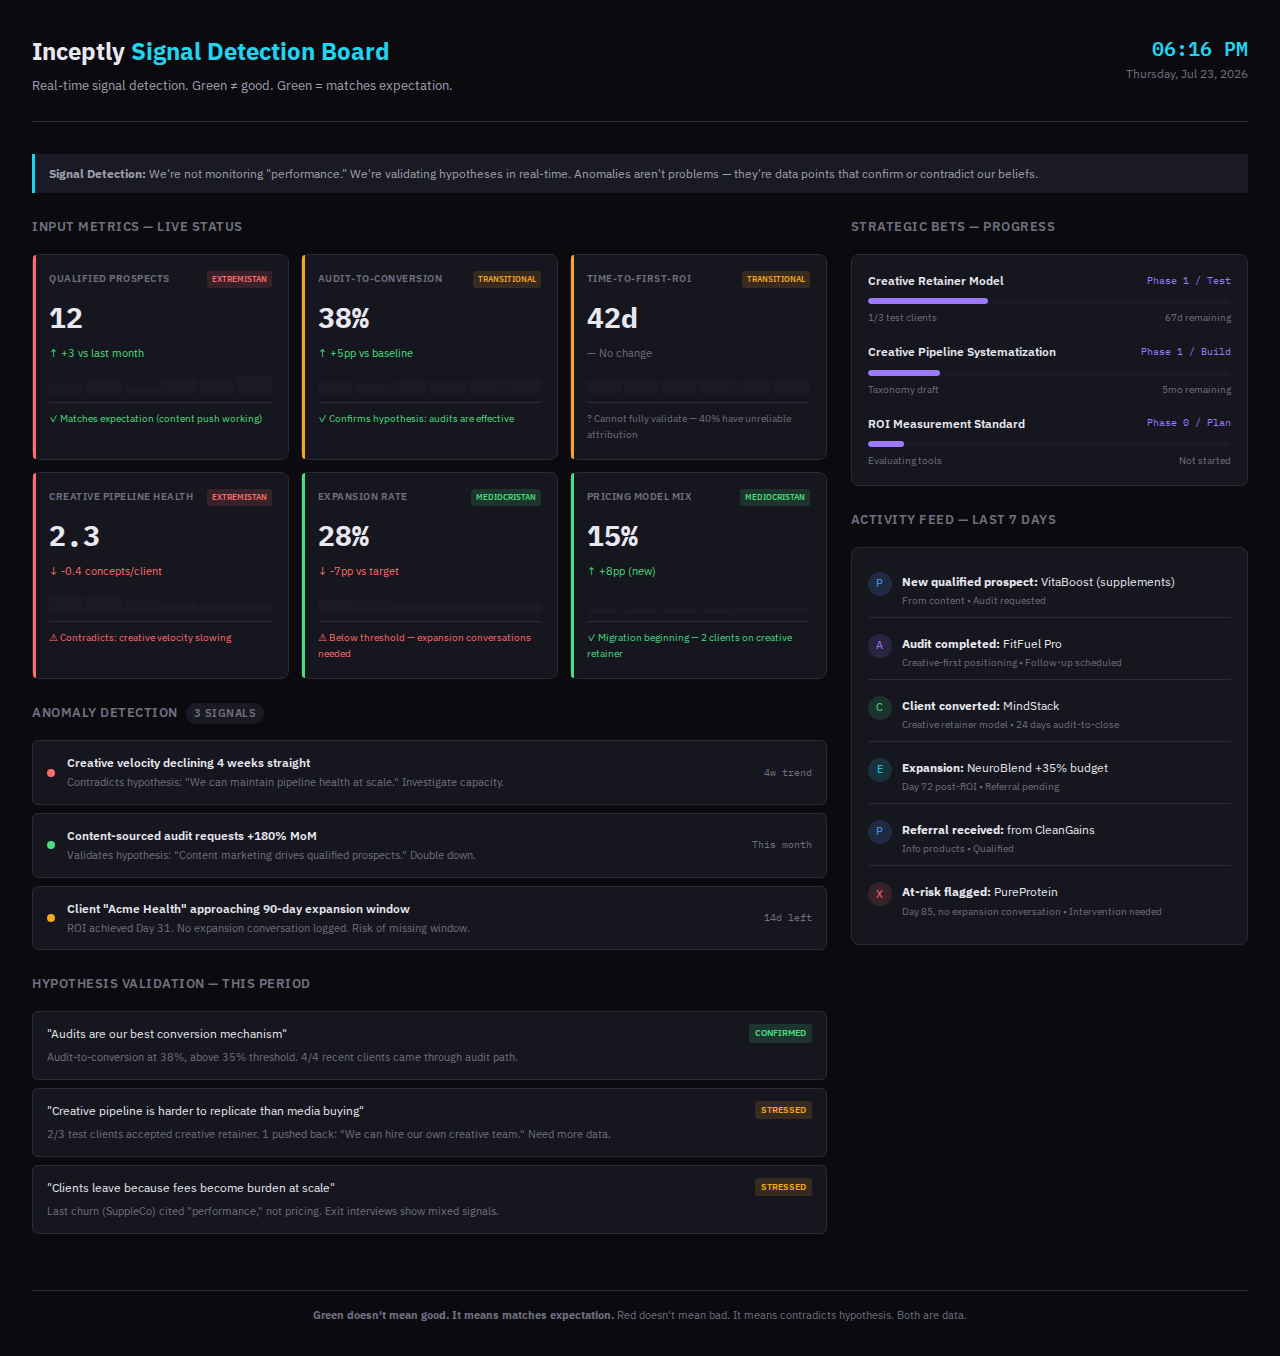
<file: inceptly-signal-board.html>
<!DOCTYPE html>
<html lang="en">
<head>
    <meta charset="UTF-8">
    <meta name="viewport" content="width=device-width, initial-scale=1.0">
    <title>Inceptly | Signal Detection Board</title>
    <link href="https://fonts.googleapis.com/css2?family=IBM+Plex+Mono:wght@400;500;600&family=IBM+Plex+Sans:wght@400;500;600;700&display=swap" rel="stylesheet">
    <style>
        :root {
            --bg-primary: #0a0a0f; --bg-secondary: #12121a; --bg-tertiary: #1a1a24; --bg-card: #16161f;
            --border: #2a2a3a; --border-light: #3a3a4a;
            --text-primary: #e8e8f0; --text-secondary: #a0a0b0; --text-muted: #707080;
            --accent-blue: #4a9eff; --accent-purple: #9b7aff; --accent-amber: #f5a623;
            --accent-red: #ff6b6b; --accent-green: #4ade80; --accent-cyan: #22d3ee;
            --mediocristan: #4ade80; --transitional: #f5a623; --extremistan: #ff6b6b;
        }
        * { margin: 0; padding: 0; box-sizing: border-box; }
        body { font-family: 'IBM Plex Sans', system-ui, sans-serif; background: var(--bg-primary); color: var(--text-primary); line-height: 1.6; }
        .container { max-width: 1600px; margin: 0 auto; padding: 32px; }
        
        header { display: flex; justify-content: space-between; align-items: flex-start; margin-bottom: 32px; padding-bottom: 24px; border-bottom: 1px solid var(--border); }
        h1 { font-size: 24px; font-weight: 700; margin-bottom: 6px; }
        h1 span { color: var(--accent-cyan); }
        .subtitle { font-size: 13px; color: var(--text-secondary); }
        .time-display { text-align: right; }
        .current-time { font-size: 20px; font-weight: 600; font-family: 'IBM Plex Mono', monospace; color: var(--accent-cyan); }
        .current-date { font-size: 12px; color: var(--text-muted); }
        
        .philosophy-note { background: var(--bg-tertiary); border-left: 3px solid var(--accent-cyan); padding: 10px 14px; font-size: 12px; color: var(--text-secondary); margin-bottom: 24px; }
        
        /* Main Grid */
        .main-grid { display: grid; grid-template-columns: 2fr 1fr; gap: 24px; }
        @media (max-width: 1200px) { .main-grid { grid-template-columns: 1fr; } }
        
        /* Section Headers */
        .section-header { font-size: 13px; font-weight: 600; text-transform: uppercase; letter-spacing: 0.5px; color: var(--text-muted); margin-bottom: 16px; display: flex; align-items: center; gap: 8px; }
        .section-header .count { background: var(--bg-tertiary); padding: 2px 8px; border-radius: 10px; font-size: 11px; }
        
        /* Metrics Grid */
        .metrics-grid { display: grid; grid-template-columns: repeat(3, 1fr); gap: 12px; margin-bottom: 24px; }
        @media (max-width: 900px) { .metrics-grid { grid-template-columns: repeat(2, 1fr); } }
        
        .metric-tile { background: var(--bg-card); border: 1px solid var(--border); border-radius: 8px; padding: 16px; position: relative; }
        .metric-tile::before { content: ''; position: absolute; left: 0; top: 0; bottom: 0; width: 3px; border-radius: 8px 0 0 8px; }
        .metric-tile.mediocristan::before { background: var(--mediocristan); }
        .metric-tile.transitional::before { background: var(--transitional); }
        .metric-tile.extremistan::before { background: var(--extremistan); }
        
        .mt-header { display: flex; justify-content: space-between; align-items: flex-start; margin-bottom: 8px; }
        .mt-name { font-size: 10px; font-weight: 600; text-transform: uppercase; letter-spacing: 0.5px; color: var(--text-muted); }
        .mt-domain { font-size: 8px; font-weight: 600; text-transform: uppercase; padding: 2px 5px; border-radius: 3px; }
        .mt-domain.mediocristan { background: rgba(74, 222, 128, 0.15); color: var(--mediocristan); }
        .mt-domain.transitional { background: rgba(245, 166, 35, 0.15); color: var(--transitional); }
        .mt-domain.extremistan { background: rgba(255, 107, 107, 0.15); color: var(--extremistan); }
        
        .mt-value { font-size: 28px; font-weight: 700; font-family: 'IBM Plex Mono', monospace; margin-bottom: 4px; }
        .mt-change { font-size: 11px; display: flex; align-items: center; gap: 4px; }
        .mt-change.up { color: var(--accent-green); }
        .mt-change.down { color: var(--accent-red); }
        .mt-change.flat { color: var(--text-muted); }
        
        .mt-sparkline { height: 24px; margin-top: 8px; display: flex; align-items: flex-end; gap: 2px; }
        .mt-sparkline .bar { flex: 1; background: var(--bg-tertiary); border-radius: 2px; min-height: 4px; }
        
        .mt-signal { margin-top: 8px; padding-top: 8px; border-top: 1px solid var(--border); font-size: 10px; }
        .mt-signal.matches { color: var(--accent-green); }
        .mt-signal.contradicts { color: var(--accent-red); }
        .mt-signal.uncertain { color: var(--text-muted); }
        
        /* Anomaly Section */
        .anomaly-section { margin-bottom: 24px; }
        .anomaly-list { display: flex; flex-direction: column; gap: 8px; }
        .anomaly-item { background: var(--bg-card); border: 1px solid var(--border); border-radius: 6px; padding: 12px 14px; display: flex; align-items: center; gap: 12px; }
        .anomaly-indicator { width: 8px; height: 8px; border-radius: 50%; }
        .anomaly-indicator.breaking { background: var(--accent-red); animation: pulse 2s infinite; }
        .anomaly-indicator.exploding { background: var(--accent-green); animation: pulse 2s infinite; }
        .anomaly-indicator.shifting { background: var(--accent-amber); }
        @keyframes pulse { 0%, 100% { opacity: 1; } 50% { opacity: 0.5; } }
        .anomaly-content { flex: 1; }
        .anomaly-title { font-size: 12px; font-weight: 600; margin-bottom: 2px; }
        .anomaly-detail { font-size: 11px; color: var(--text-muted); }
        .anomaly-time { font-size: 10px; color: var(--text-muted); font-family: 'IBM Plex Mono', monospace; }
        
        /* Hypothesis Validation */
        .validation-section { margin-bottom: 24px; }
        .validation-list { display: flex; flex-direction: column; gap: 8px; }
        .validation-item { background: var(--bg-card); border: 1px solid var(--border); border-radius: 6px; padding: 12px 14px; }
        .validation-header { display: flex; justify-content: space-between; align-items: flex-start; margin-bottom: 6px; }
        .validation-hypothesis { font-size: 12px; color: var(--text-primary); }
        .validation-status { font-size: 9px; font-weight: 600; text-transform: uppercase; padding: 2px 6px; border-radius: 3px; }
        .validation-status.confirmed { background: rgba(74, 222, 128, 0.15); color: var(--accent-green); }
        .validation-status.stressed { background: rgba(245, 166, 35, 0.15); color: var(--accent-amber); }
        .validation-status.refuted { background: rgba(255, 107, 107, 0.15); color: var(--accent-red); }
        .validation-evidence { font-size: 11px; color: var(--text-muted); }
        
        /* Activity Feed */
        .activity-section { background: var(--bg-card); border: 1px solid var(--border); border-radius: 8px; padding: 16px; }
        .activity-list { display: flex; flex-direction: column; gap: 8px; max-height: 400px; overflow-y: auto; }
        .activity-item { display: flex; gap: 10px; padding: 8px 0; border-bottom: 1px solid var(--border); }
        .activity-item:last-child { border-bottom: none; }
        .activity-icon { width: 24px; height: 24px; border-radius: 50%; display: flex; align-items: center; justify-content: center; font-size: 11px; flex-shrink: 0; }
        .activity-icon.prospect { background: rgba(74, 158, 255, 0.15); color: var(--accent-blue); }
        .activity-icon.audit { background: rgba(155, 122, 255, 0.15); color: var(--accent-purple); }
        .activity-icon.conversion { background: rgba(74, 222, 128, 0.15); color: var(--accent-green); }
        .activity-icon.expansion { background: rgba(34, 211, 238, 0.15); color: var(--accent-cyan); }
        .activity-icon.churn { background: rgba(255, 107, 107, 0.15); color: var(--accent-red); }
        .activity-content { flex: 1; }
        .activity-text { font-size: 12px; margin-bottom: 2px; }
        .activity-meta { font-size: 10px; color: var(--text-muted); }
        
        /* Strategic Bet Tracker */
        .bet-tracker { background: var(--bg-card); border: 1px solid var(--border); border-radius: 8px; padding: 16px; margin-bottom: 24px; }
        .bet-item { margin-bottom: 16px; }
        .bet-item:last-child { margin-bottom: 0; }
        .bet-header { display: flex; justify-content: space-between; align-items: center; margin-bottom: 8px; }
        .bet-name { font-size: 12px; font-weight: 600; }
        .bet-phase { font-size: 10px; color: var(--accent-purple); font-family: 'IBM Plex Mono', monospace; }
        .bet-progress { height: 6px; background: var(--bg-tertiary); border-radius: 3px; overflow: hidden; margin-bottom: 6px; }
        .bet-progress-fill { height: 100%; background: var(--accent-purple); border-radius: 3px; }
        .bet-meta { font-size: 10px; color: var(--text-muted); display: flex; justify-content: space-between; }
        
        .footer { margin-top: 32px; padding-top: 16px; border-top: 1px solid var(--border); font-size: 11px; color: var(--text-muted); text-align: center; }
    </style>
</head>
<body>
    <div class="container">
        <header>
            <div>
                <h1>Inceptly <span>Signal Detection Board</span></h1>
                <div class="subtitle">Real-time signal detection. Green ≠ good. Green = matches expectation.</div>
            </div>
            <div class="time-display">
                <div class="current-time" id="time">--:--</div>
                <div class="current-date" id="date">Loading...</div>
            </div>
        </header>
        
        <div class="philosophy-note">
            <strong>Signal Detection:</strong> We're not monitoring "performance." We're validating hypotheses in real-time. Anomalies aren't problems — they're data points that confirm or contradict our beliefs.
        </div>
        
        <div class="main-grid">
            <div class="left-column">
                <!-- Key Metrics -->
                <div class="section-header">Input Metrics — Live Status</div>
                <div class="metrics-grid">
                    <div class="metric-tile extremistan">
                        <div class="mt-header">
                            <span class="mt-name">Qualified Prospects</span>
                            <span class="mt-domain extremistan">Extremistan</span>
                        </div>
                        <div class="mt-value">12</div>
                        <div class="mt-change up">↑ +3 vs last month</div>
                        <div class="mt-sparkline">
                            <div class="bar" style="height: 40%;"></div>
                            <div class="bar" style="height: 55%;"></div>
                            <div class="bar" style="height: 35%;"></div>
                            <div class="bar" style="height: 70%;"></div>
                            <div class="bar" style="height: 60%;"></div>
                            <div class="bar" style="height: 80%;"></div>
                        </div>
                        <div class="mt-signal matches">✓ Matches expectation (content push working)</div>
                    </div>
                    
                    <div class="metric-tile transitional">
                        <div class="mt-header">
                            <span class="mt-name">Audit-to-Conversion</span>
                            <span class="mt-domain transitional">Transitional</span>
                        </div>
                        <div class="mt-value">38%</div>
                        <div class="mt-change up">↑ +5pp vs baseline</div>
                        <div class="mt-sparkline">
                            <div class="bar" style="height: 50%;"></div>
                            <div class="bar" style="height: 45%;"></div>
                            <div class="bar" style="height: 55%;"></div>
                            <div class="bar" style="height: 52%;"></div>
                            <div class="bar" style="height: 60%;"></div>
                            <div class="bar" style="height: 65%;"></div>
                        </div>
                        <div class="mt-signal matches">✓ Confirms hypothesis: audits are effective</div>
                    </div>
                    
                    <div class="metric-tile transitional">
                        <div class="mt-header">
                            <span class="mt-name">Time-to-First-ROI</span>
                            <span class="mt-domain transitional">Transitional</span>
                        </div>
                        <div class="mt-value">42d</div>
                        <div class="mt-change flat">— No change</div>
                        <div class="mt-sparkline">
                            <div class="bar" style="height: 60%;"></div>
                            <div class="bar" style="height: 55%;"></div>
                            <div class="bar" style="height: 58%;"></div>
                            <div class="bar" style="height: 62%;"></div>
                            <div class="bar" style="height: 57%;"></div>
                            <div class="bar" style="height: 60%;"></div>
                        </div>
                        <div class="mt-signal uncertain">? Cannot fully validate — 40% have unreliable attribution</div>
                    </div>
                    
                    <div class="metric-tile extremistan">
                        <div class="mt-header">
                            <span class="mt-name">Creative Pipeline Health</span>
                            <span class="mt-domain extremistan">Extremistan</span>
                        </div>
                        <div class="mt-value">2.3</div>
                        <div class="mt-change down">↓ -0.4 concepts/client</div>
                        <div class="mt-sparkline">
                            <div class="bar" style="height: 70%;"></div>
                            <div class="bar" style="height: 65%;"></div>
                            <div class="bar" style="height: 50%;"></div>
                            <div class="bar" style="height: 45%;"></div>
                            <div class="bar" style="height: 40%;"></div>
                            <div class="bar" style="height: 35%;"></div>
                        </div>
                        <div class="mt-signal contradicts">⚠ Contradicts: creative velocity slowing</div>
                    </div>
                    
                    <div class="metric-tile mediocristan">
                        <div class="mt-header">
                            <span class="mt-name">Expansion Rate</span>
                            <span class="mt-domain mediocristan">Mediocristan</span>
                        </div>
                        <div class="mt-value">28%</div>
                        <div class="mt-change down">↓ -7pp vs target</div>
                        <div class="mt-sparkline">
                            <div class="bar" style="height: 55%;"></div>
                            <div class="bar" style="height: 50%;"></div>
                            <div class="bar" style="height: 45%;"></div>
                            <div class="bar" style="height: 42%;"></div>
                            <div class="bar" style="height: 40%;"></div>
                            <div class="bar" style="height: 38%;"></div>
                        </div>
                        <div class="mt-signal contradicts">⚠ Below threshold — expansion conversations needed</div>
                    </div>
                    
                    <div class="metric-tile mediocristan">
                        <div class="mt-header">
                            <span class="mt-name">Pricing Model Mix</span>
                            <span class="mt-domain mediocristan">Mediocristan</span>
                        </div>
                        <div class="mt-value">15%</div>
                        <div class="mt-change up">↑ +8pp (new)</div>
                        <div class="mt-sparkline">
                            <div class="bar" style="height: 10%;"></div>
                            <div class="bar" style="height: 10%;"></div>
                            <div class="bar" style="height: 12%;"></div>
                            <div class="bar" style="height: 15%;"></div>
                            <div class="bar" style="height: 18%;"></div>
                            <div class="bar" style="height: 22%;"></div>
                        </div>
                        <div class="mt-signal matches">✓ Migration beginning — 2 clients on creative retainer</div>
                    </div>
                </div>
                
                <!-- Anomaly Detection -->
                <div class="anomaly-section">
                    <div class="section-header">Anomaly Detection <span class="count">3 signals</span></div>
                    <div class="anomaly-list">
                        <div class="anomaly-item">
                            <div class="anomaly-indicator breaking"></div>
                            <div class="anomaly-content">
                                <div class="anomaly-title">Creative velocity declining 4 weeks straight</div>
                                <div class="anomaly-detail">Contradicts hypothesis: "We can maintain pipeline health at scale." Investigate capacity.</div>
                            </div>
                            <div class="anomaly-time">4w trend</div>
                        </div>
                        <div class="anomaly-item">
                            <div class="anomaly-indicator exploding"></div>
                            <div class="anomaly-content">
                                <div class="anomaly-title">Content-sourced audit requests +180% MoM</div>
                                <div class="anomaly-detail">Validates hypothesis: "Content marketing drives qualified prospects." Double down.</div>
                            </div>
                            <div class="anomaly-time">This month</div>
                        </div>
                        <div class="anomaly-item">
                            <div class="anomaly-indicator shifting"></div>
                            <div class="anomaly-content">
                                <div class="anomaly-title">Client "Acme Health" approaching 90-day expansion window</div>
                                <div class="anomaly-detail">ROI achieved Day 31. No expansion conversation logged. Risk of missing window.</div>
                            </div>
                            <div class="anomaly-time">14d left</div>
                        </div>
                    </div>
                </div>
                
                <!-- Hypothesis Validation -->
                <div class="validation-section">
                    <div class="section-header">Hypothesis Validation — This Period</div>
                    <div class="validation-list">
                        <div class="validation-item">
                            <div class="validation-header">
                                <span class="validation-hypothesis">"Audits are our best conversion mechanism"</span>
                                <span class="validation-status confirmed">Confirmed</span>
                            </div>
                            <div class="validation-evidence">Audit-to-conversion at 38%, above 35% threshold. 4/4 recent clients came through audit path.</div>
                        </div>
                        <div class="validation-item">
                            <div class="validation-header">
                                <span class="validation-hypothesis">"Creative pipeline is harder to replicate than media buying"</span>
                                <span class="validation-status stressed">Stressed</span>
                            </div>
                            <div class="validation-evidence">2/3 test clients accepted creative retainer. 1 pushed back: "We can hire our own creative team." Need more data.</div>
                        </div>
                        <div class="validation-item">
                            <div class="validation-header">
                                <span class="validation-hypothesis">"Clients leave because fees become burden at scale"</span>
                                <span class="validation-status stressed">Stressed</span>
                            </div>
                            <div class="validation-evidence">Last churn (SuppleCo) cited "performance," not pricing. Exit interviews show mixed signals.</div>
                        </div>
                    </div>
                </div>
            </div>
            
            <div class="right-column">
                <!-- Strategic Bet Tracker -->
                <div class="section-header">Strategic Bets — Progress</div>
                <div class="bet-tracker">
                    <div class="bet-item">
                        <div class="bet-header">
                            <span class="bet-name">Creative Retainer Model</span>
                            <span class="bet-phase">Phase 1 / Test</span>
                        </div>
                        <div class="bet-progress"><div class="bet-progress-fill" style="width: 33%;"></div></div>
                        <div class="bet-meta">
                            <span>1/3 test clients</span>
                            <span>67d remaining</span>
                        </div>
                    </div>
                    <div class="bet-item">
                        <div class="bet-header">
                            <span class="bet-name">Creative Pipeline Systematization</span>
                            <span class="bet-phase">Phase 1 / Build</span>
                        </div>
                        <div class="bet-progress"><div class="bet-progress-fill" style="width: 20%;"></div></div>
                        <div class="bet-meta">
                            <span>Taxonomy draft</span>
                            <span>5mo remaining</span>
                        </div>
                    </div>
                    <div class="bet-item">
                        <div class="bet-header">
                            <span class="bet-name">ROI Measurement Standard</span>
                            <span class="bet-phase">Phase 0 / Plan</span>
                        </div>
                        <div class="bet-progress"><div class="bet-progress-fill" style="width: 10%;"></div></div>
                        <div class="bet-meta">
                            <span>Evaluating tools</span>
                            <span>Not started</span>
                        </div>
                    </div>
                </div>
                
                <!-- Activity Feed -->
                <div class="section-header">Activity Feed — Last 7 Days</div>
                <div class="activity-section">
                    <div class="activity-list">
                        <div class="activity-item">
                            <div class="activity-icon prospect">P</div>
                            <div class="activity-content">
                                <div class="activity-text"><strong>New qualified prospect:</strong> VitaBoost (supplements)</div>
                                <div class="activity-meta">From content • Audit requested</div>
                            </div>
                        </div>
                        <div class="activity-item">
                            <div class="activity-icon audit">A</div>
                            <div class="activity-content">
                                <div class="activity-text"><strong>Audit completed:</strong> FitFuel Pro</div>
                                <div class="activity-meta">Creative-first positioning • Follow-up scheduled</div>
                            </div>
                        </div>
                        <div class="activity-item">
                            <div class="activity-icon conversion">C</div>
                            <div class="activity-content">
                                <div class="activity-text"><strong>Client converted:</strong> MindStack</div>
                                <div class="activity-meta">Creative retainer model • 24 days audit-to-close</div>
                            </div>
                        </div>
                        <div class="activity-item">
                            <div class="activity-icon expansion">E</div>
                            <div class="activity-content">
                                <div class="activity-text"><strong>Expansion:</strong> NeuroBlend +35% budget</div>
                                <div class="activity-meta">Day 72 post-ROI • Referral pending</div>
                            </div>
                        </div>
                        <div class="activity-item">
                            <div class="activity-icon prospect">P</div>
                            <div class="activity-content">
                                <div class="activity-text"><strong>Referral received:</strong> from CleanGains</div>
                                <div class="activity-meta">Info products • Qualified</div>
                            </div>
                        </div>
                        <div class="activity-item">
                            <div class="activity-icon churn">X</div>
                            <div class="activity-content">
                                <div class="activity-text"><strong>At-risk flagged:</strong> PureProtein</div>
                                <div class="activity-meta">Day 85, no expansion conversation • Intervention needed</div>
                            </div>
                        </div>
                    </div>
                </div>
            </div>
        </div>
        
        <div class="footer">
            <strong>Green doesn't mean good. It means matches expectation.</strong> Red doesn't mean bad. It means contradicts hypothesis. Both are data.
        </div>
    </div>
    
    <script>
        function updateTime() {
            const now = new Date();
            document.getElementById('time').textContent = now.toLocaleTimeString('en-US', { hour: '2-digit', minute: '2-digit' });
            document.getElementById('date').textContent = now.toLocaleDateString('en-US', { weekday: 'long', month: 'short', day: 'numeric', year: 'numeric' });
        }
        updateTime();
        setInterval(updateTime, 1000);
    </script>
</body>
</html>
</file>
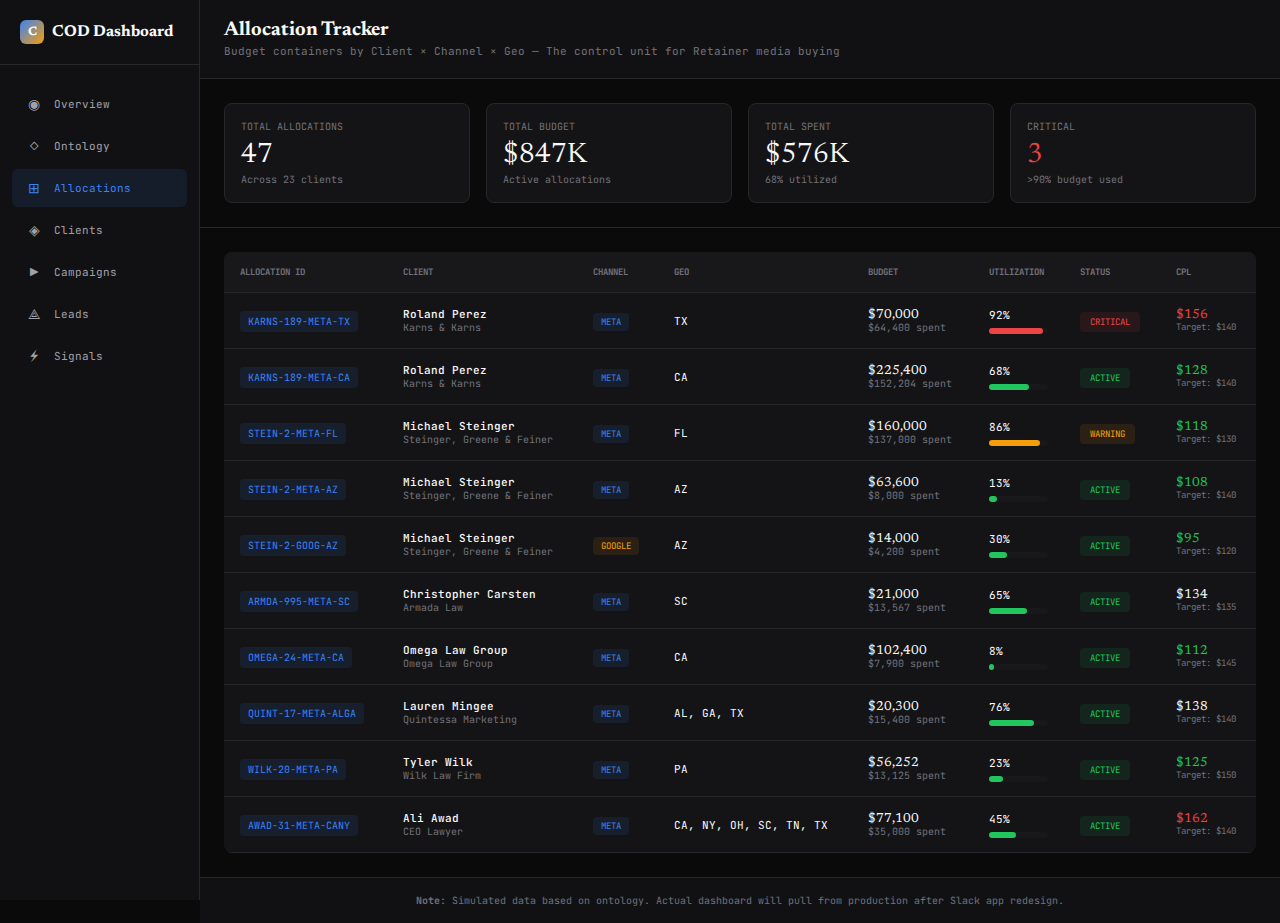
<file: cod-ontology/allocations.html>
<!DOCTYPE html>
<html lang="en">
<head>
    <meta charset="UTF-8">
    <meta name="viewport" content="width=device-width, initial-scale=1.0">
    <title>Cases on Demand | Allocation Tracker</title>
    <link href="https://fonts.googleapis.com/css2?family=JetBrains+Mono:wght@300;400;500;600&family=Newsreader:opsz,wght@6..72,300;6..72,400;6..72,500;6..72,600&display=swap" rel="stylesheet">
    <style>
        :root { --bg-primary: #0a0a0b; --bg-secondary: #111113; --bg-tertiary: #18181b; --bg-card: #141416; --border: #27272a; --text-primary: #fafafa; --text-secondary: #a1a1aa; --text-muted: #71717a; --retainer: #3b82f6; --retainer-dim: rgba(59, 130, 246, 0.1); --ppl: #f59e0b; --ppl-dim: rgba(245, 158, 11, 0.1); --high: #22c55e; --high-dim: rgba(34, 197, 94, 0.1); --medium: #f59e0b; --medium-dim: rgba(245, 158, 11, 0.1); --low: #ef4444; --low-dim: rgba(239, 68, 68, 0.1); }
        * { margin: 0; padding: 0; box-sizing: border-box; }
        body { font-family: 'JetBrains Mono', monospace; background: var(--bg-primary); color: var(--text-primary); min-height: 100vh; font-size: 11px; }
        .sidebar { position: fixed; left: 0; top: 0; bottom: 0; width: 200px; background: var(--bg-secondary); border-right: 1px solid var(--border); padding: 20px 0; }
        .sidebar-logo { padding: 0 20px 20px; border-bottom: 1px solid var(--border); margin-bottom: 20px; }
        .sidebar-logo h1 { font-family: 'Newsreader', serif; font-size: 16px; display: flex; align-items: center; gap: 8px; }
        .logo-icon { width: 24px; height: 24px; background: linear-gradient(135deg, var(--retainer), var(--ppl)); border-radius: 6px; display: flex; align-items: center; justify-content: center; font-size: 12px; }
        .sidebar-nav { padding: 0 12px; }
        .nav-item { display: flex; align-items: center; gap: 10px; padding: 10px 12px; border-radius: 6px; color: var(--text-secondary); text-decoration: none; font-size: 11px; margin-bottom: 4px; }
        .nav-item:hover { background: var(--bg-tertiary); color: var(--text-primary); }
        .nav-item.active { background: var(--retainer-dim); color: var(--retainer); }
        .nav-icon { font-size: 14px; width: 20px; text-align: center; }
        .main-content { margin-left: 200px; }
        .header { padding: 20px 24px; border-bottom: 1px solid var(--border); background: var(--bg-secondary); }
        .header h1 { font-family: 'Newsreader', serif; font-size: 20px; margin-bottom: 4px; }
        .header-subtitle { font-size: 11px; color: var(--text-muted); }
        .summary-grid { display: grid; grid-template-columns: repeat(4, 1fr); gap: 16px; padding: 24px; border-bottom: 1px solid var(--border); }
        .summary-card { background: var(--bg-card); border: 1px solid var(--border); border-radius: 8px; padding: 16px; }
        .summary-label { font-size: 10px; color: var(--text-muted); text-transform: uppercase; margin-bottom: 8px; }
        .summary-value { font-family: 'Newsreader', serif; font-size: 28px; }
        .summary-subtext { font-size: 10px; color: var(--text-muted); margin-top: 4px; }
        .table-container { padding: 24px; }
        .allocation-table { width: 100%; border-collapse: collapse; background: var(--bg-card); border-radius: 8px; overflow: hidden; }
        .allocation-table th, .allocation-table td { padding: 14px 16px; text-align: left; border-bottom: 1px solid var(--border); }
        .allocation-table th { font-size: 9px; text-transform: uppercase; color: var(--text-muted); background: var(--bg-tertiary); }
        .allocation-table td { font-size: 11px; }
        .allocation-table tbody tr:hover { background: var(--bg-tertiary); }
        .allocation-id { font-size: 10px; color: var(--retainer); background: var(--retainer-dim); padding: 4px 8px; border-radius: 4px; }
        .client-name { font-weight: 500; }
        .client-firm { font-size: 10px; color: var(--text-muted); }
        .channel-badge { font-size: 9px; padding: 3px 8px; border-radius: 4px; text-transform: uppercase; }
        .channel-badge.meta { background: var(--retainer-dim); color: var(--retainer); }
        .channel-badge.google { background: var(--ppl-dim); color: var(--ppl); }
        .budget-cell { text-align: right; }
        .budget-main { font-size: 13px; font-family: 'Newsreader', serif; }
        .budget-sub { font-size: 10px; color: var(--text-muted); }
        .progress-bar { width: 100%; height: 6px; background: var(--bg-tertiary); border-radius: 3px; margin-top: 6px; }
        .progress-fill { height: 100%; border-radius: 3px; }
        .progress-fill.healthy { background: var(--high); }
        .progress-fill.warning { background: var(--medium); }
        .progress-fill.critical { background: var(--low); }
        .status-badge { font-size: 9px; padding: 4px 10px; border-radius: 4px; text-transform: uppercase; }
        .status-badge.active { background: var(--high-dim); color: var(--high); }
        .status-badge.warning { background: var(--medium-dim); color: var(--medium); }
        .status-badge.critical { background: var(--low-dim); color: var(--low); }
        .cpl-value { font-family: 'Newsreader', serif; font-size: 13px; }
        .cpl-target { font-size: 9px; color: var(--text-muted); }
        .cpl-value.good { color: var(--high); }
        .cpl-value.bad { color: var(--low); }
        .footer { padding: 16px 24px; background: var(--bg-secondary); border-top: 1px solid var(--border); font-size: 10px; color: var(--text-muted); text-align: center; }
    </style>
</head>
<body>
    <aside class="sidebar">
        <div class="sidebar-logo"><h1><div class="logo-icon">C</div>COD Dashboard</h1></div>
        <nav class="sidebar-nav">
            <a href="index.html" class="nav-item"><span class="nav-icon">◉</span>Overview</a>
            <a href="ontology.html" class="nav-item"><span class="nav-icon">◇</span>Ontology</a>
            <a href="allocations.html" class="nav-item active"><span class="nav-icon">⊞</span>Allocations</a>
            <a href="clients.html" class="nav-item"><span class="nav-icon">◈</span>Clients</a>
            <a href="campaigns.html" class="nav-item"><span class="nav-icon">▶</span>Campaigns</a>
            <a href="leads.html" class="nav-item"><span class="nav-icon">⟁</span>Leads</a>
            <a href="signals.html" class="nav-item"><span class="nav-icon">⚡</span>Signals</a>
        </nav>
    </aside>
    <main class="main-content">
        <header class="header">
            <div><h1>Allocation Tracker</h1><p class="header-subtitle">Budget containers by Client × Channel × Geo — The control unit for Retainer media buying</p></div>
        </header>
        <div class="summary-grid">
            <div class="summary-card"><div class="summary-label">Total Allocations</div><div class="summary-value">47</div><div class="summary-subtext">Across 23 clients</div></div>
            <div class="summary-card"><div class="summary-label">Total Budget</div><div class="summary-value">$847K</div><div class="summary-subtext">Active allocations</div></div>
            <div class="summary-card"><div class="summary-label">Total Spent</div><div class="summary-value">$576K</div><div class="summary-subtext">68% utilized</div></div>
            <div class="summary-card"><div class="summary-label">Critical</div><div class="summary-value" style="color: var(--low);">3</div><div class="summary-subtext">>90% budget used</div></div>
        </div>
        <div class="table-container">
            <table class="allocation-table">
                <thead><tr><th>Allocation ID</th><th>Client</th><th>Channel</th><th>Geo</th><th>Budget</th><th>Utilization</th><th>Status</th><th>CPL</th></tr></thead>
                <tbody>
                    <tr><td><span class="allocation-id">KARNS-189-META-TX</span></td><td><div class="client-name">Roland Perez</div><div class="client-firm">Karns & Karns</div></td><td><span class="channel-badge meta">Meta</span></td><td>TX</td><td class="budget-cell"><div class="budget-main">$70,000</div><div class="budget-sub">$64,400 spent</div></td><td><div>92%</div><div class="progress-bar"><div class="progress-fill critical" style="width: 92%;"></div></div></td><td><span class="status-badge critical">Critical</span></td><td><div class="cpl-value bad">$156</div><div class="cpl-target">Target: $140</div></td></tr>
                    <tr><td><span class="allocation-id">KARNS-189-META-CA</span></td><td><div class="client-name">Roland Perez</div><div class="client-firm">Karns & Karns</div></td><td><span class="channel-badge meta">Meta</span></td><td>CA</td><td class="budget-cell"><div class="budget-main">$225,400</div><div class="budget-sub">$152,204 spent</div></td><td><div>68%</div><div class="progress-bar"><div class="progress-fill healthy" style="width: 68%;"></div></div></td><td><span class="status-badge active">Active</span></td><td><div class="cpl-value good">$128</div><div class="cpl-target">Target: $140</div></td></tr>
                    <tr><td><span class="allocation-id">STEIN-2-META-FL</span></td><td><div class="client-name">Michael Steinger</div><div class="client-firm">Steinger, Greene & Feiner</div></td><td><span class="channel-badge meta">Meta</span></td><td>FL</td><td class="budget-cell"><div class="budget-main">$160,000</div><div class="budget-sub">$137,000 spent</div></td><td><div>86%</div><div class="progress-bar"><div class="progress-fill warning" style="width: 86%;"></div></div></td><td><span class="status-badge warning">Warning</span></td><td><div class="cpl-value good">$118</div><div class="cpl-target">Target: $130</div></td></tr>
                    <tr><td><span class="allocation-id">STEIN-2-META-AZ</span></td><td><div class="client-name">Michael Steinger</div><div class="client-firm">Steinger, Greene & Feiner</div></td><td><span class="channel-badge meta">Meta</span></td><td>AZ</td><td class="budget-cell"><div class="budget-main">$63,600</div><div class="budget-sub">$8,000 spent</div></td><td><div>13%</div><div class="progress-bar"><div class="progress-fill healthy" style="width: 13%;"></div></div></td><td><span class="status-badge active">Active</span></td><td><div class="cpl-value good">$108</div><div class="cpl-target">Target: $140</div></td></tr>
                    <tr><td><span class="allocation-id">STEIN-2-GOOG-AZ</span></td><td><div class="client-name">Michael Steinger</div><div class="client-firm">Steinger, Greene & Feiner</div></td><td><span class="channel-badge google">Google</span></td><td>AZ</td><td class="budget-cell"><div class="budget-main">$14,000</div><div class="budget-sub">$4,200 spent</div></td><td><div>30%</div><div class="progress-bar"><div class="progress-fill healthy" style="width: 30%;"></div></div></td><td><span class="status-badge active">Active</span></td><td><div class="cpl-value good">$95</div><div class="cpl-target">Target: $120</div></td></tr>
                    <tr><td><span class="allocation-id">ARMDA-995-META-SC</span></td><td><div class="client-name">Christopher Carsten</div><div class="client-firm">Armada Law</div></td><td><span class="channel-badge meta">Meta</span></td><td>SC</td><td class="budget-cell"><div class="budget-main">$21,000</div><div class="budget-sub">$13,567 spent</div></td><td><div>65%</div><div class="progress-bar"><div class="progress-fill healthy" style="width: 65%;"></div></div></td><td><span class="status-badge active">Active</span></td><td><div class="cpl-value">$134</div><div class="cpl-target">Target: $135</div></td></tr>
                    <tr><td><span class="allocation-id">OMEGA-24-META-CA</span></td><td><div class="client-name">Omega Law Group</div><div class="client-firm">Omega Law Group</div></td><td><span class="channel-badge meta">Meta</span></td><td>CA</td><td class="budget-cell"><div class="budget-main">$102,400</div><div class="budget-sub">$7,900 spent</div></td><td><div>8%</div><div class="progress-bar"><div class="progress-fill healthy" style="width: 8%;"></div></div></td><td><span class="status-badge active">Active</span></td><td><div class="cpl-value good">$112</div><div class="cpl-target">Target: $145</div></td></tr>
                    <tr><td><span class="allocation-id">QUINT-17-META-ALGA</span></td><td><div class="client-name">Lauren Mingee</div><div class="client-firm">Quintessa Marketing</div></td><td><span class="channel-badge meta">Meta</span></td><td>AL, GA, TX</td><td class="budget-cell"><div class="budget-main">$20,300</div><div class="budget-sub">$15,400 spent</div></td><td><div>76%</div><div class="progress-bar"><div class="progress-fill healthy" style="width: 76%;"></div></div></td><td><span class="status-badge active">Active</span></td><td><div class="cpl-value">$138</div><div class="cpl-target">Target: $140</div></td></tr>
                    <tr><td><span class="allocation-id">WILK-20-META-PA</span></td><td><div class="client-name">Tyler Wilk</div><div class="client-firm">Wilk Law Firm</div></td><td><span class="channel-badge meta">Meta</span></td><td>PA</td><td class="budget-cell"><div class="budget-main">$56,252</div><div class="budget-sub">$13,125 spent</div></td><td><div>23%</div><div class="progress-bar"><div class="progress-fill healthy" style="width: 23%;"></div></div></td><td><span class="status-badge active">Active</span></td><td><div class="cpl-value good">$125</div><div class="cpl-target">Target: $150</div></td></tr>
                    <tr><td><span class="allocation-id">AWAD-31-META-CANY</span></td><td><div class="client-name">Ali Awad</div><div class="client-firm">CEO Lawyer</div></td><td><span class="channel-badge meta">Meta</span></td><td>CA, NY, OH, SC, TN, TX</td><td class="budget-cell"><div class="budget-main">$77,100</div><div class="budget-sub">$35,000 spent</div></td><td><div>45%</div><div class="progress-bar"><div class="progress-fill healthy" style="width: 45%;"></div></div></td><td><span class="status-badge active">Active</span></td><td><div class="cpl-value bad">$162</div><div class="cpl-target">Target: $140</div></td></tr>
                </tbody>
            </table>
        </div>
        <footer class="footer"><strong>Note:</strong> Simulated data based on ontology. Actual dashboard will pull from production after Slack app redesign.</footer>
    </main>
</body>
</html>
</file>
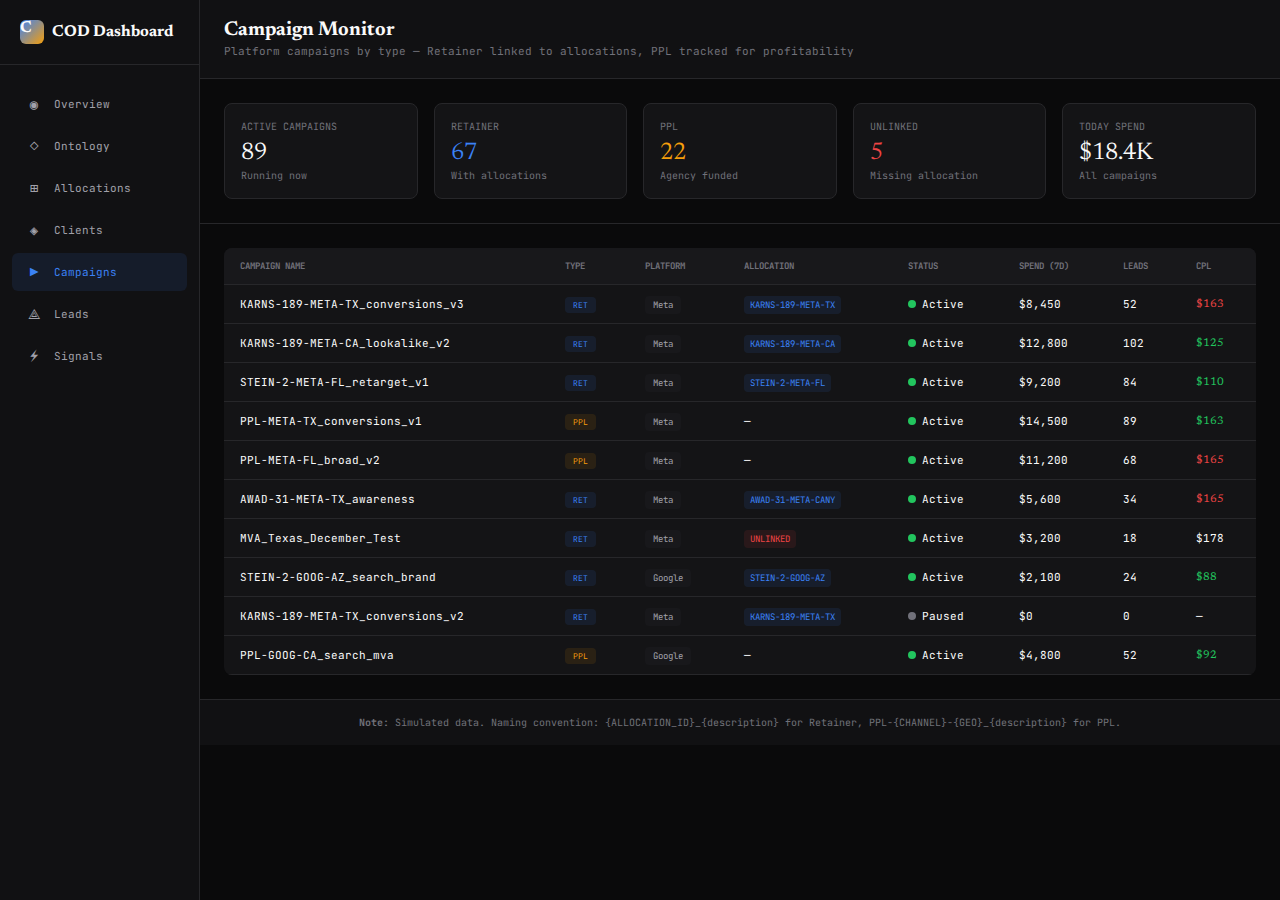
<file: cod-ontology/campaigns.html>
<!DOCTYPE html>
<html lang="en">
<head>
    <meta charset="UTF-8">
    <meta name="viewport" content="width=device-width, initial-scale=1.0">
    <title>Cases on Demand | Campaigns</title>
    <link href="https://fonts.googleapis.com/css2?family=JetBrains+Mono:wght@300;400;500;600&family=Newsreader:opsz,wght@6..72,300;6..72,400;6..72,500;6..72,600&display=swap" rel="stylesheet">
    <style>
        :root { --bg-primary: #0a0a0b; --bg-secondary: #111113; --bg-tertiary: #18181b; --bg-card: #141416; --border: #27272a; --text-primary: #fafafa; --text-secondary: #a1a1aa; --text-muted: #71717a; --retainer: #3b82f6; --retainer-dim: rgba(59, 130, 246, 0.1); --ppl: #f59e0b; --ppl-dim: rgba(245, 158, 11, 0.1); --high: #22c55e; --high-dim: rgba(34, 197, 94, 0.1); --low: #ef4444; --low-dim: rgba(239, 68, 68, 0.1); }
        * { margin: 0; padding: 0; box-sizing: border-box; }
        body { font-family: 'JetBrains Mono', monospace; background: var(--bg-primary); color: var(--text-primary); min-height: 100vh; font-size: 11px; }
        .sidebar { position: fixed; left: 0; top: 0; bottom: 0; width: 200px; background: var(--bg-secondary); border-right: 1px solid var(--border); padding: 20px 0; }
        .sidebar-logo { padding: 0 20px 20px; border-bottom: 1px solid var(--border); margin-bottom: 20px; }
        .sidebar-logo h1 { font-family: 'Newsreader', serif; font-size: 16px; display: flex; align-items: center; gap: 8px; }
        .logo-icon { width: 24px; height: 24px; background: linear-gradient(135deg, var(--retainer), var(--ppl)); border-radius: 6px; }
        .sidebar-nav { padding: 0 12px; }
        .nav-item { display: flex; align-items: center; gap: 10px; padding: 10px 12px; border-radius: 6px; color: var(--text-secondary); text-decoration: none; font-size: 11px; margin-bottom: 4px; }
        .nav-item:hover { background: var(--bg-tertiary); color: var(--text-primary); }
        .nav-item.active { background: var(--retainer-dim); color: var(--retainer); }
        .nav-icon { font-size: 14px; width: 20px; text-align: center; }
        .main-content { margin-left: 200px; }
        .header { padding: 20px 24px; border-bottom: 1px solid var(--border); background: var(--bg-secondary); }
        .header h1 { font-family: 'Newsreader', serif; font-size: 20px; margin-bottom: 4px; }
        .header-subtitle { font-size: 11px; color: var(--text-muted); }
        .summary-grid { display: grid; grid-template-columns: repeat(5, 1fr); gap: 16px; padding: 24px; border-bottom: 1px solid var(--border); }
        .summary-card { background: var(--bg-card); border: 1px solid var(--border); border-radius: 8px; padding: 16px; }
        .summary-label { font-size: 10px; color: var(--text-muted); text-transform: uppercase; margin-bottom: 8px; }
        .summary-value { font-family: 'Newsreader', serif; font-size: 24px; }
        .summary-subtext { font-size: 10px; color: var(--text-muted); margin-top: 4px; }
        .table-container { padding: 24px; }
        .campaign-table { width: 100%; border-collapse: collapse; background: var(--bg-card); border-radius: 8px; overflow: hidden; }
        .campaign-table th, .campaign-table td { padding: 12px 16px; text-align: left; border-bottom: 1px solid var(--border); }
        .campaign-table th { font-size: 9px; text-transform: uppercase; color: var(--text-muted); background: var(--bg-tertiary); }
        .campaign-table td { font-size: 11px; }
        .campaign-table tbody tr:hover { background: var(--bg-tertiary); }
        .campaign-name { font-size: 10px; font-family: 'JetBrains Mono', monospace; }
        .type-badge { font-size: 8px; padding: 3px 8px; border-radius: 4px; text-transform: uppercase; }
        .type-badge.retainer { background: var(--retainer-dim); color: var(--retainer); }
        .type-badge.ppl { background: var(--ppl-dim); color: var(--ppl); }
        .platform-badge { font-size: 9px; padding: 3px 8px; border-radius: 4px; background: var(--bg-tertiary); color: var(--text-secondary); }
        .status-dot { width: 8px; height: 8px; border-radius: 50%; display: inline-block; margin-right: 6px; }
        .status-dot.active { background: var(--high); }
        .status-dot.paused { background: var(--text-muted); }
        .metric-value { font-family: 'Newsreader', serif; font-size: 13px; }
        .metric-value.good { color: var(--high); }
        .metric-value.bad { color: var(--low); }
        .allocation-link { font-size: 9px; color: var(--retainer); background: var(--retainer-dim); padding: 3px 6px; border-radius: 4px; }
        .unlinked { font-size: 9px; color: var(--low); background: var(--low-dim); padding: 3px 6px; border-radius: 4px; }
        .footer { padding: 16px 24px; background: var(--bg-secondary); border-top: 1px solid var(--border); font-size: 10px; color: var(--text-muted); text-align: center; }
    </style>
</head>
<body>
    <aside class="sidebar">
        <div class="sidebar-logo"><h1><div class="logo-icon">C</div>COD Dashboard</h1></div>
        <nav class="sidebar-nav">
            <a href="index.html" class="nav-item"><span class="nav-icon">◉</span>Overview</a>
            <a href="ontology.html" class="nav-item"><span class="nav-icon">◇</span>Ontology</a>
            <a href="allocations.html" class="nav-item"><span class="nav-icon">⊞</span>Allocations</a>
            <a href="clients.html" class="nav-item"><span class="nav-icon">◈</span>Clients</a>
            <a href="campaigns.html" class="nav-item active"><span class="nav-icon">▶</span>Campaigns</a>
            <a href="leads.html" class="nav-item"><span class="nav-icon">⟁</span>Leads</a>
            <a href="signals.html" class="nav-item"><span class="nav-icon">⚡</span>Signals</a>
        </nav>
    </aside>
    <main class="main-content">
        <header class="header"><div><h1>Campaign Monitor</h1><p class="header-subtitle">Platform campaigns by type — Retainer linked to allocations, PPL tracked for profitability</p></div></header>
        <div class="summary-grid">
            <div class="summary-card"><div class="summary-label">Active Campaigns</div><div class="summary-value">89</div><div class="summary-subtext">Running now</div></div>
            <div class="summary-card"><div class="summary-label">Retainer</div><div class="summary-value" style="color: var(--retainer);">67</div><div class="summary-subtext">With allocations</div></div>
            <div class="summary-card"><div class="summary-label">PPL</div><div class="summary-value" style="color: var(--ppl);">22</div><div class="summary-subtext">Agency funded</div></div>
            <div class="summary-card"><div class="summary-label">Unlinked</div><div class="summary-value" style="color: var(--low);">5</div><div class="summary-subtext">Missing allocation</div></div>
            <div class="summary-card"><div class="summary-label">Today Spend</div><div class="summary-value">$18.4K</div><div class="summary-subtext">All campaigns</div></div>
        </div>
        <div class="table-container">
            <table class="campaign-table">
                <thead><tr><th>Campaign Name</th><th>Type</th><th>Platform</th><th>Allocation</th><th>Status</th><th>Spend (7d)</th><th>Leads</th><th>CPL</th></tr></thead>
                <tbody>
                    <tr><td class="campaign-name">KARNS-189-META-TX_conversions_v3</td><td><span class="type-badge retainer">RET</span></td><td><span class="platform-badge">Meta</span></td><td><span class="allocation-link">KARNS-189-META-TX</span></td><td><span class="status-dot active"></span>Active</td><td>$8,450</td><td>52</td><td class="metric-value bad">$163</td></tr>
                    <tr><td class="campaign-name">KARNS-189-META-CA_lookalike_v2</td><td><span class="type-badge retainer">RET</span></td><td><span class="platform-badge">Meta</span></td><td><span class="allocation-link">KARNS-189-META-CA</span></td><td><span class="status-dot active"></span>Active</td><td>$12,800</td><td>102</td><td class="metric-value good">$125</td></tr>
                    <tr><td class="campaign-name">STEIN-2-META-FL_retarget_v1</td><td><span class="type-badge retainer">RET</span></td><td><span class="platform-badge">Meta</span></td><td><span class="allocation-link">STEIN-2-META-FL</span></td><td><span class="status-dot active"></span>Active</td><td>$9,200</td><td>84</td><td class="metric-value good">$110</td></tr>
                    <tr><td class="campaign-name">PPL-META-TX_conversions_v1</td><td><span class="type-badge ppl">PPL</span></td><td><span class="platform-badge">Meta</span></td><td>—</td><td><span class="status-dot active"></span>Active</td><td>$14,500</td><td>89</td><td class="metric-value good">$163</td></tr>
                    <tr><td class="campaign-name">PPL-META-FL_broad_v2</td><td><span class="type-badge ppl">PPL</span></td><td><span class="platform-badge">Meta</span></td><td>—</td><td><span class="status-dot active"></span>Active</td><td>$11,200</td><td>68</td><td class="metric-value bad">$165</td></tr>
                    <tr><td class="campaign-name">AWAD-31-META-TX_awareness</td><td><span class="type-badge retainer">RET</span></td><td><span class="platform-badge">Meta</span></td><td><span class="allocation-link">AWAD-31-META-CANY</span></td><td><span class="status-dot active"></span>Active</td><td>$5,600</td><td>34</td><td class="metric-value bad">$165</td></tr>
                    <tr><td class="campaign-name">MVA_Texas_December_Test</td><td><span class="type-badge retainer">RET</span></td><td><span class="platform-badge">Meta</span></td><td><span class="unlinked">UNLINKED</span></td><td><span class="status-dot active"></span>Active</td><td>$3,200</td><td>18</td><td>$178</td></tr>
                    <tr><td class="campaign-name">STEIN-2-GOOG-AZ_search_brand</td><td><span class="type-badge retainer">RET</span></td><td><span class="platform-badge">Google</span></td><td><span class="allocation-link">STEIN-2-GOOG-AZ</span></td><td><span class="status-dot active"></span>Active</td><td>$2,100</td><td>24</td><td class="metric-value good">$88</td></tr>
                    <tr><td class="campaign-name">KARNS-189-META-TX_conversions_v2</td><td><span class="type-badge retainer">RET</span></td><td><span class="platform-badge">Meta</span></td><td><span class="allocation-link">KARNS-189-META-TX</span></td><td><span class="status-dot paused"></span>Paused</td><td>$0</td><td>0</td><td>—</td></tr>
                    <tr><td class="campaign-name">PPL-GOOG-CA_search_mva</td><td><span class="type-badge ppl">PPL</span></td><td><span class="platform-badge">Google</span></td><td>—</td><td><span class="status-dot active"></span>Active</td><td>$4,800</td><td>52</td><td class="metric-value good">$92</td></tr>
                </tbody>
            </table>
        </div>
        <footer class="footer"><strong>Note:</strong> Simulated data. Naming convention: {ALLOCATION_ID}_{description} for Retainer, PPL-{CHANNEL}-{GEO}_{description} for PPL.</footer>
    </main>
</body>
</html>
</file>
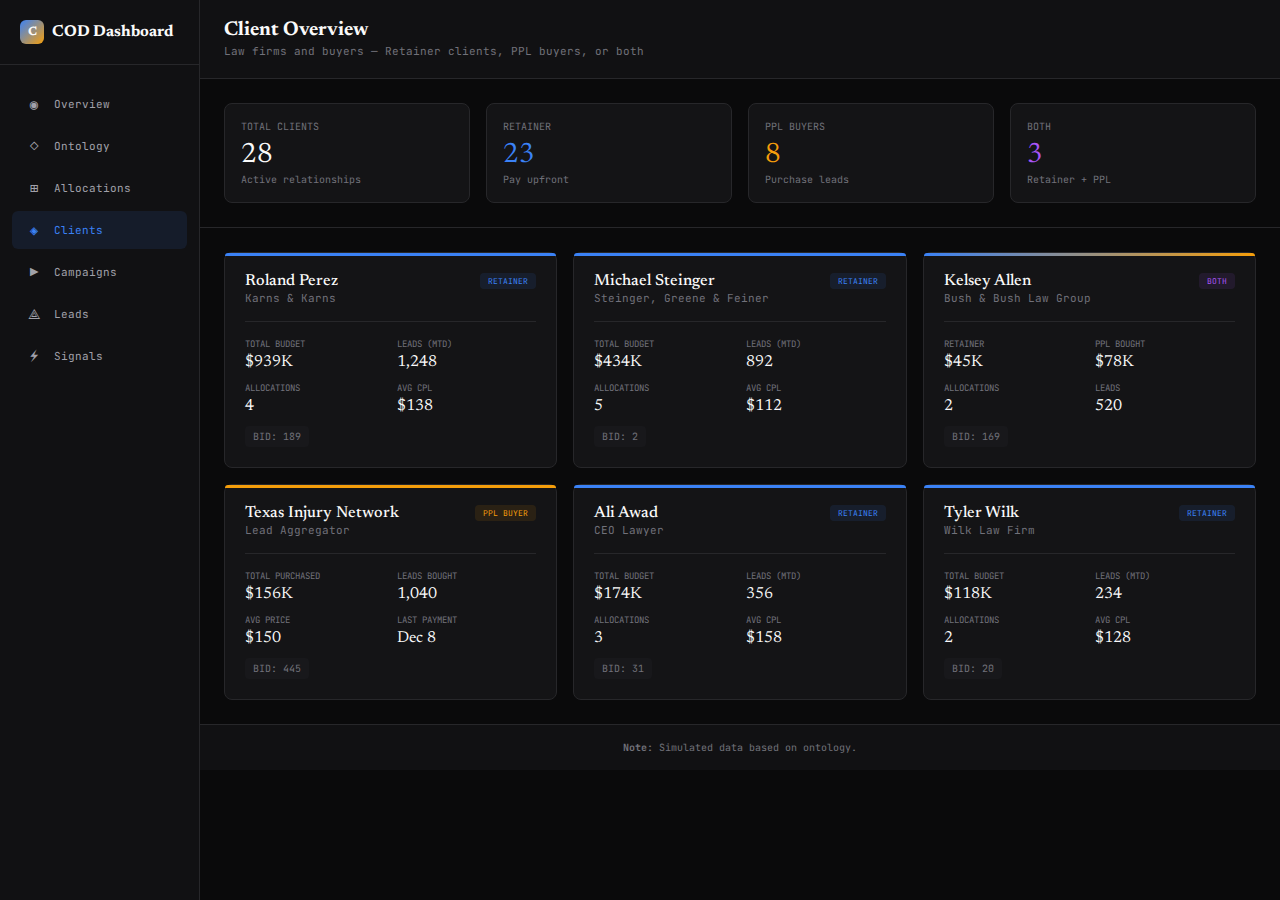
<file: cod-ontology/clients.html>
<!DOCTYPE html>
<html lang="en">
<head>
    <meta charset="UTF-8">
    <meta name="viewport" content="width=device-width, initial-scale=1.0">
    <title>Cases on Demand | Clients</title>
    <link href="https://fonts.googleapis.com/css2?family=JetBrains+Mono:wght@300;400;500;600&family=Newsreader:opsz,wght@6..72,300;6..72,400;6..72,500;6..72,600&display=swap" rel="stylesheet">
    <style>
        :root { --bg-primary: #0a0a0b; --bg-secondary: #111113; --bg-tertiary: #18181b; --bg-card: #141416; --border: #27272a; --text-primary: #fafafa; --text-secondary: #a1a1aa; --text-muted: #71717a; --retainer: #3b82f6; --retainer-dim: rgba(59, 130, 246, 0.1); --ppl: #f59e0b; --ppl-dim: rgba(245, 158, 11, 0.1); --high: #22c55e; --shared: #a855f7; --shared-dim: rgba(168, 85, 247, 0.1); }
        * { margin: 0; padding: 0; box-sizing: border-box; }
        body { font-family: 'JetBrains Mono', monospace; background: var(--bg-primary); color: var(--text-primary); min-height: 100vh; font-size: 11px; }
        .sidebar { position: fixed; left: 0; top: 0; bottom: 0; width: 200px; background: var(--bg-secondary); border-right: 1px solid var(--border); padding: 20px 0; }
        .sidebar-logo { padding: 0 20px 20px; border-bottom: 1px solid var(--border); margin-bottom: 20px; }
        .sidebar-logo h1 { font-family: 'Newsreader', serif; font-size: 16px; display: flex; align-items: center; gap: 8px; }
        .logo-icon { width: 24px; height: 24px; background: linear-gradient(135deg, var(--retainer), var(--ppl)); border-radius: 6px; display: flex; align-items: center; justify-content: center; font-size: 12px; }
        .sidebar-nav { padding: 0 12px; }
        .nav-item { display: flex; align-items: center; gap: 10px; padding: 10px 12px; border-radius: 6px; color: var(--text-secondary); text-decoration: none; font-size: 11px; margin-bottom: 4px; }
        .nav-item:hover { background: var(--bg-tertiary); color: var(--text-primary); }
        .nav-item.active { background: var(--retainer-dim); color: var(--retainer); }
        .nav-icon { font-size: 14px; width: 20px; text-align: center; }
        .main-content { margin-left: 200px; }
        .header { padding: 20px 24px; border-bottom: 1px solid var(--border); background: var(--bg-secondary); }
        .header h1 { font-family: 'Newsreader', serif; font-size: 20px; margin-bottom: 4px; }
        .header-subtitle { font-size: 11px; color: var(--text-muted); }
        .summary-grid { display: grid; grid-template-columns: repeat(4, 1fr); gap: 16px; padding: 24px; border-bottom: 1px solid var(--border); }
        .summary-card { background: var(--bg-card); border: 1px solid var(--border); border-radius: 8px; padding: 16px; }
        .summary-label { font-size: 10px; color: var(--text-muted); text-transform: uppercase; margin-bottom: 8px; }
        .summary-value { font-family: 'Newsreader', serif; font-size: 28px; }
        .summary-subtext { font-size: 10px; color: var(--text-muted); margin-top: 4px; }
        .cards-grid { display: grid; grid-template-columns: repeat(3, 1fr); gap: 16px; padding: 24px; }
        .client-card { background: var(--bg-card); border: 1px solid var(--border); border-radius: 8px; padding: 20px; position: relative; }
        .client-card::before { content: ''; position: absolute; top: 0; left: 0; right: 0; height: 3px; border-radius: 8px 8px 0 0; }
        .client-card.retainer::before { background: var(--retainer); }
        .client-card.ppl::before { background: var(--ppl); }
        .client-card.both::before { background: linear-gradient(90deg, var(--retainer), var(--ppl)); }
        .client-header { display: flex; justify-content: space-between; align-items: flex-start; margin-bottom: 12px; }
        .client-name { font-family: 'Newsreader', serif; font-size: 16px; font-weight: 500; }
        .client-firm { font-size: 11px; color: var(--text-muted); margin-top: 2px; }
        .client-type { font-size: 8px; padding: 3px 8px; border-radius: 4px; text-transform: uppercase; }
        .client-type.retainer { background: var(--retainer-dim); color: var(--retainer); }
        .client-type.ppl { background: var(--ppl-dim); color: var(--ppl); }
        .client-type.both { background: var(--shared-dim); color: var(--shared); }
        .client-stats { display: grid; grid-template-columns: repeat(2, 1fr); gap: 12px; margin-top: 16px; padding-top: 16px; border-top: 1px solid var(--border); }
        .stat-label { font-size: 9px; color: var(--text-muted); text-transform: uppercase; margin-bottom: 4px; }
        .stat-value { font-family: 'Newsreader', serif; font-size: 16px; }
        .bid-badge { font-size: 10px; color: var(--text-muted); background: var(--bg-tertiary); padding: 4px 8px; border-radius: 4px; margin-top: 12px; display: inline-block; }
        .footer { padding: 16px 24px; background: var(--bg-secondary); border-top: 1px solid var(--border); font-size: 10px; color: var(--text-muted); text-align: center; }
    </style>
</head>
<body>
    <aside class="sidebar">
        <div class="sidebar-logo"><h1><div class="logo-icon">C</div>COD Dashboard</h1></div>
        <nav class="sidebar-nav">
            <a href="index.html" class="nav-item"><span class="nav-icon">◉</span>Overview</a>
            <a href="ontology.html" class="nav-item"><span class="nav-icon">◇</span>Ontology</a>
            <a href="allocations.html" class="nav-item"><span class="nav-icon">⊞</span>Allocations</a>
            <a href="clients.html" class="nav-item active"><span class="nav-icon">◈</span>Clients</a>
            <a href="campaigns.html" class="nav-item"><span class="nav-icon">▶</span>Campaigns</a>
            <a href="leads.html" class="nav-item"><span class="nav-icon">⟁</span>Leads</a>
            <a href="signals.html" class="nav-item"><span class="nav-icon">⚡</span>Signals</a>
        </nav>
    </aside>
    <main class="main-content">
        <header class="header"><div><h1>Client Overview</h1><p class="header-subtitle">Law firms and buyers — Retainer clients, PPL buyers, or both</p></div></header>
        <div class="summary-grid">
            <div class="summary-card"><div class="summary-label">Total Clients</div><div class="summary-value">28</div><div class="summary-subtext">Active relationships</div></div>
            <div class="summary-card"><div class="summary-label">Retainer</div><div class="summary-value" style="color: var(--retainer);">23</div><div class="summary-subtext">Pay upfront</div></div>
            <div class="summary-card"><div class="summary-label">PPL Buyers</div><div class="summary-value" style="color: var(--ppl);">8</div><div class="summary-subtext">Purchase leads</div></div>
            <div class="summary-card"><div class="summary-label">Both</div><div class="summary-value" style="color: var(--shared);">3</div><div class="summary-subtext">Retainer + PPL</div></div>
        </div>
        <div class="cards-grid">
            <div class="client-card retainer">
                <div class="client-header"><div><div class="client-name">Roland Perez</div><div class="client-firm">Karns & Karns</div></div><span class="client-type retainer">Retainer</span></div>
                <div class="client-stats"><div><div class="stat-label">Total Budget</div><div class="stat-value">$939K</div></div><div><div class="stat-label">Leads (MTD)</div><div class="stat-value">1,248</div></div><div><div class="stat-label">Allocations</div><div class="stat-value">4</div></div><div><div class="stat-label">Avg CPL</div><div class="stat-value">$138</div></div></div>
                <div class="bid-badge">BID: 189</div>
            </div>
            <div class="client-card retainer">
                <div class="client-header"><div><div class="client-name">Michael Steinger</div><div class="client-firm">Steinger, Greene & Feiner</div></div><span class="client-type retainer">Retainer</span></div>
                <div class="client-stats"><div><div class="stat-label">Total Budget</div><div class="stat-value">$434K</div></div><div><div class="stat-label">Leads (MTD)</div><div class="stat-value">892</div></div><div><div class="stat-label">Allocations</div><div class="stat-value">5</div></div><div><div class="stat-label">Avg CPL</div><div class="stat-value">$112</div></div></div>
                <div class="bid-badge">BID: 2</div>
            </div>
            <div class="client-card both">
                <div class="client-header"><div><div class="client-name">Kelsey Allen</div><div class="client-firm">Bush & Bush Law Group</div></div><span class="client-type both">Both</span></div>
                <div class="client-stats"><div><div class="stat-label">Retainer</div><div class="stat-value">$45K</div></div><div><div class="stat-label">PPL Bought</div><div class="stat-value">$78K</div></div><div><div class="stat-label">Allocations</div><div class="stat-value">2</div></div><div><div class="stat-label">Leads</div><div class="stat-value">520</div></div></div>
                <div class="bid-badge">BID: 169</div>
            </div>
            <div class="client-card ppl">
                <div class="client-header"><div><div class="client-name">Texas Injury Network</div><div class="client-firm">Lead Aggregator</div></div><span class="client-type ppl">PPL Buyer</span></div>
                <div class="client-stats"><div><div class="stat-label">Total Purchased</div><div class="stat-value">$156K</div></div><div><div class="stat-label">Leads Bought</div><div class="stat-value">1,040</div></div><div><div class="stat-label">Avg Price</div><div class="stat-value">$150</div></div><div><div class="stat-label">Last Payment</div><div class="stat-value">Dec 8</div></div></div>
                <div class="bid-badge">BID: 445</div>
            </div>
            <div class="client-card retainer">
                <div class="client-header"><div><div class="client-name">Ali Awad</div><div class="client-firm">CEO Lawyer</div></div><span class="client-type retainer">Retainer</span></div>
                <div class="client-stats"><div><div class="stat-label">Total Budget</div><div class="stat-value">$174K</div></div><div><div class="stat-label">Leads (MTD)</div><div class="stat-value">356</div></div><div><div class="stat-label">Allocations</div><div class="stat-value">3</div></div><div><div class="stat-label">Avg CPL</div><div class="stat-value">$158</div></div></div>
                <div class="bid-badge">BID: 31</div>
            </div>
            <div class="client-card retainer">
                <div class="client-header"><div><div class="client-name">Tyler Wilk</div><div class="client-firm">Wilk Law Firm</div></div><span class="client-type retainer">Retainer</span></div>
                <div class="client-stats"><div><div class="stat-label">Total Budget</div><div class="stat-value">$118K</div></div><div><div class="stat-label">Leads (MTD)</div><div class="stat-value">234</div></div><div><div class="stat-label">Allocations</div><div class="stat-value">2</div></div><div><div class="stat-label">Avg CPL</div><div class="stat-value">$128</div></div></div>
                <div class="bid-badge">BID: 20</div>
            </div>
        </div>
        <footer class="footer"><strong>Note:</strong> Simulated data based on ontology.</footer>
    </main>
</body>
</html>
</file>
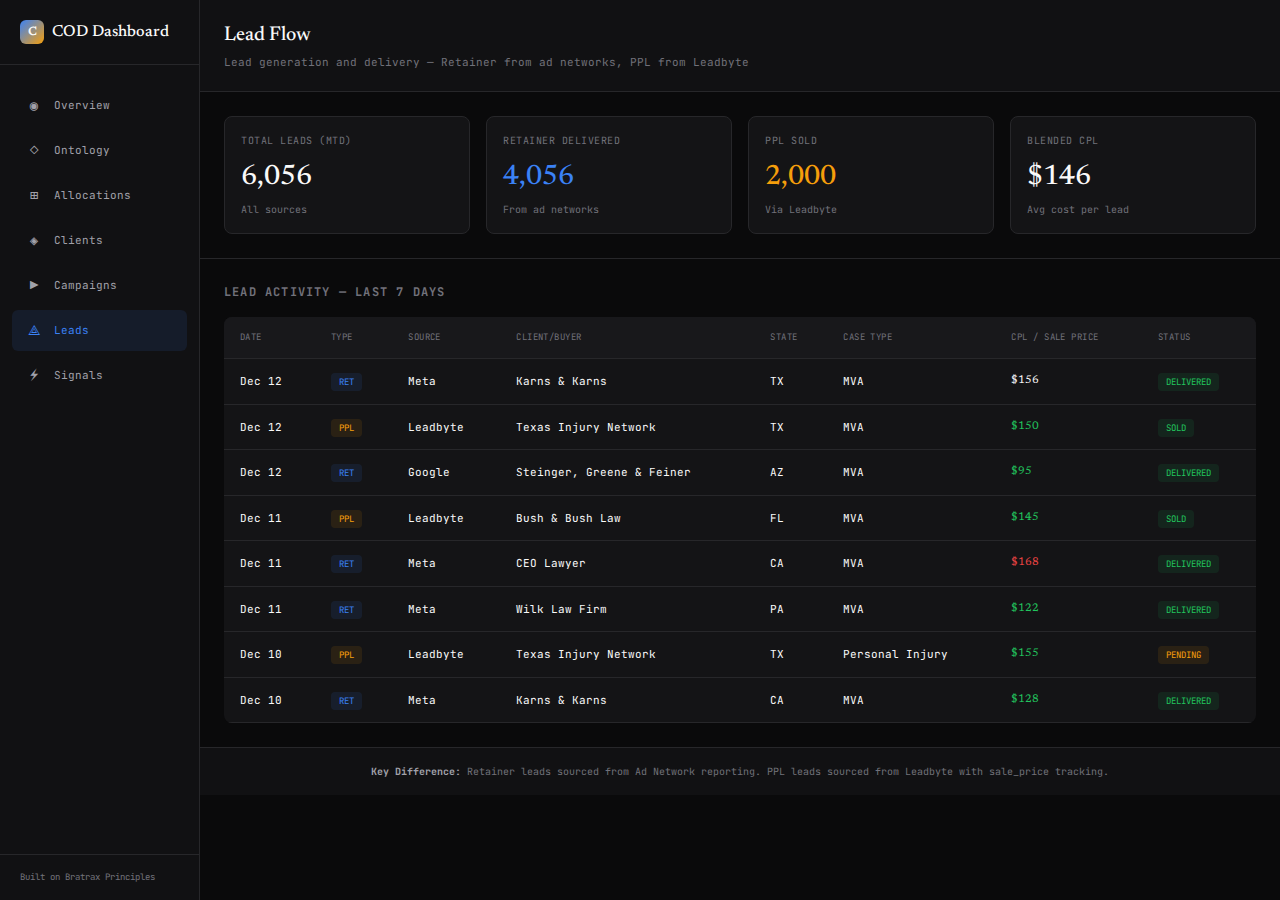
<file: cod-ontology/leads.html>
<!DOCTYPE html>
<html lang="en">
<head>
    <meta charset="UTF-8">
    <meta name="viewport" content="width=device-width, initial-scale=1.0">
    <title>Cases on Demand | Lead Flow</title>
    <link href="https://fonts.googleapis.com/css2?family=JetBrains+Mono:wght@300;400;500;600&family=Newsreader:opsz,wght@6..72,300;6..72,400;6..72,500;6..72,600&display=swap" rel="stylesheet">
    <link rel="stylesheet" href="styles.css">
</head>
<body>
    <aside class="sidebar">
        <div class="sidebar-logo"><h1><div class="logo-icon">C</div>COD Dashboard</h1></div>
        <nav class="sidebar-nav">
            <a href="index.html" class="nav-item"><span class="nav-icon">◉</span>Overview</a>
            <a href="ontology.html" class="nav-item"><span class="nav-icon">◇</span>Ontology</a>
            <a href="allocations.html" class="nav-item"><span class="nav-icon">⊞</span>Allocations</a>
            <a href="clients.html" class="nav-item"><span class="nav-icon">◈</span>Clients</a>
            <a href="campaigns.html" class="nav-item"><span class="nav-icon">▶</span>Campaigns</a>
            <a href="leads.html" class="nav-item active"><span class="nav-icon">⟁</span>Leads</a>
            <a href="signals.html" class="nav-item"><span class="nav-icon">⚡</span>Signals</a>
        </nav>
        <div class="sidebar-footer">Built on Bratrax Principles</div>
    </aside>

    <main class="main-content">
        <header class="header">
            <div>
                <h1>Lead Flow</h1>
                <p class="header-subtitle">Lead generation and delivery — Retainer from ad networks, PPL from Leadbyte</p>
            </div>
        </header>

        <div class="summary-grid">
            <div class="summary-card">
                <div class="summary-label">Total Leads (MTD)</div>
                <div class="summary-value">6,056</div>
                <div class="summary-subtext">All sources</div>
            </div>
            <div class="summary-card">
                <div class="summary-label">Retainer Delivered</div>
                <div class="summary-value" style="color: var(--retainer);">4,056</div>
                <div class="summary-subtext">From ad networks</div>
            </div>
            <div class="summary-card">
                <div class="summary-label">PPL Sold</div>
                <div class="summary-value" style="color: var(--ppl);">2,000</div>
                <div class="summary-subtext">Via Leadbyte</div>
            </div>
            <div class="summary-card">
                <div class="summary-label">Blended CPL</div>
                <div class="summary-value">$146</div>
                <div class="summary-subtext">Avg cost per lead</div>
            </div>
        </div>

        <div class="table-container">
            <h3 style="font-size: 12px; text-transform: uppercase; letter-spacing: 0.1em; color: var(--text-muted); margin-bottom: 16px;">Lead Activity — Last 7 Days</h3>
            <table class="data-table">
                <thead>
                    <tr>
                        <th>Date</th>
                        <th>Type</th>
                        <th>Source</th>
                        <th>Client/Buyer</th>
                        <th>State</th>
                        <th>Case Type</th>
                        <th>CPL / Sale Price</th>
                        <th>Status</th>
                    </tr>
                </thead>
                <tbody>
                    <tr>
                        <td>Dec 12</td>
                        <td><span class="badge retainer">RET</span></td>
                        <td>Meta</td>
                        <td>Karns & Karns</td>
                        <td>TX</td>
                        <td>MVA</td>
                        <td class="value">$156</td>
                        <td><span class="badge high">Delivered</span></td>
                    </tr>
                    <tr>
                        <td>Dec 12</td>
                        <td><span class="badge ppl">PPL</span></td>
                        <td>Leadbyte</td>
                        <td>Texas Injury Network</td>
                        <td>TX</td>
                        <td>MVA</td>
                        <td class="value good">$150</td>
                        <td><span class="badge high">Sold</span></td>
                    </tr>
                    <tr>
                        <td>Dec 12</td>
                        <td><span class="badge retainer">RET</span></td>
                        <td>Google</td>
                        <td>Steinger, Greene & Feiner</td>
                        <td>AZ</td>
                        <td>MVA</td>
                        <td class="value good">$95</td>
                        <td><span class="badge high">Delivered</span></td>
                    </tr>
                    <tr>
                        <td>Dec 11</td>
                        <td><span class="badge ppl">PPL</span></td>
                        <td>Leadbyte</td>
                        <td>Bush & Bush Law</td>
                        <td>FL</td>
                        <td>MVA</td>
                        <td class="value good">$145</td>
                        <td><span class="badge high">Sold</span></td>
                    </tr>
                    <tr>
                        <td>Dec 11</td>
                        <td><span class="badge retainer">RET</span></td>
                        <td>Meta</td>
                        <td>CEO Lawyer</td>
                        <td>CA</td>
                        <td>MVA</td>
                        <td class="value bad">$168</td>
                        <td><span class="badge high">Delivered</span></td>
                    </tr>
                    <tr>
                        <td>Dec 11</td>
                        <td><span class="badge retainer">RET</span></td>
                        <td>Meta</td>
                        <td>Wilk Law Firm</td>
                        <td>PA</td>
                        <td>MVA</td>
                        <td class="value good">$122</td>
                        <td><span class="badge high">Delivered</span></td>
                    </tr>
                    <tr>
                        <td>Dec 10</td>
                        <td><span class="badge ppl">PPL</span></td>
                        <td>Leadbyte</td>
                        <td>Texas Injury Network</td>
                        <td>TX</td>
                        <td>Personal Injury</td>
                        <td class="value good">$155</td>
                        <td><span class="badge medium">Pending</span></td>
                    </tr>
                    <tr>
                        <td>Dec 10</td>
                        <td><span class="badge retainer">RET</span></td>
                        <td>Meta</td>
                        <td>Karns & Karns</td>
                        <td>CA</td>
                        <td>MVA</td>
                        <td class="value good">$128</td>
                        <td><span class="badge high">Delivered</span></td>
                    </tr>
                </tbody>
            </table>
        </div>

        <footer class="footer">
            <strong>Key Difference:</strong> Retainer leads sourced from Ad Network reporting. PPL leads sourced from Leadbyte with sale_price tracking.
        </footer>
    </main>
</body>
</html>
</file>
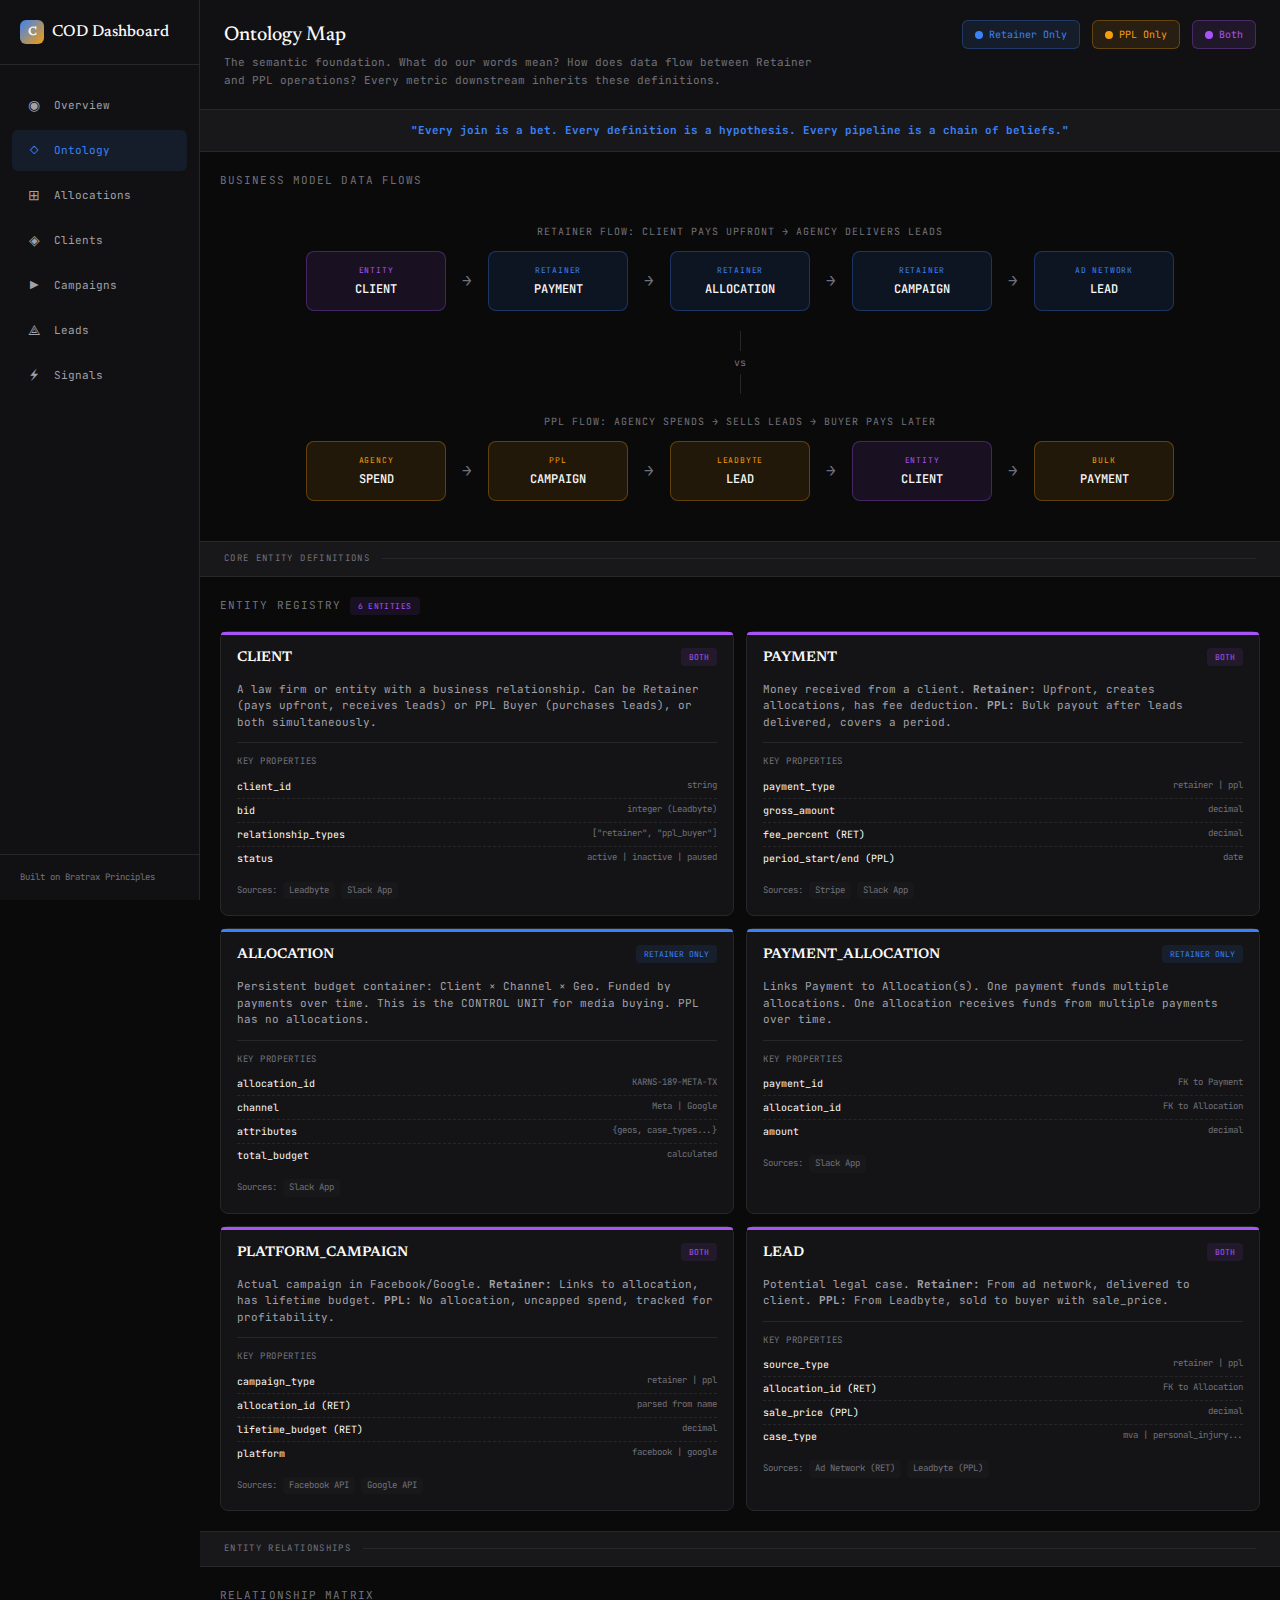
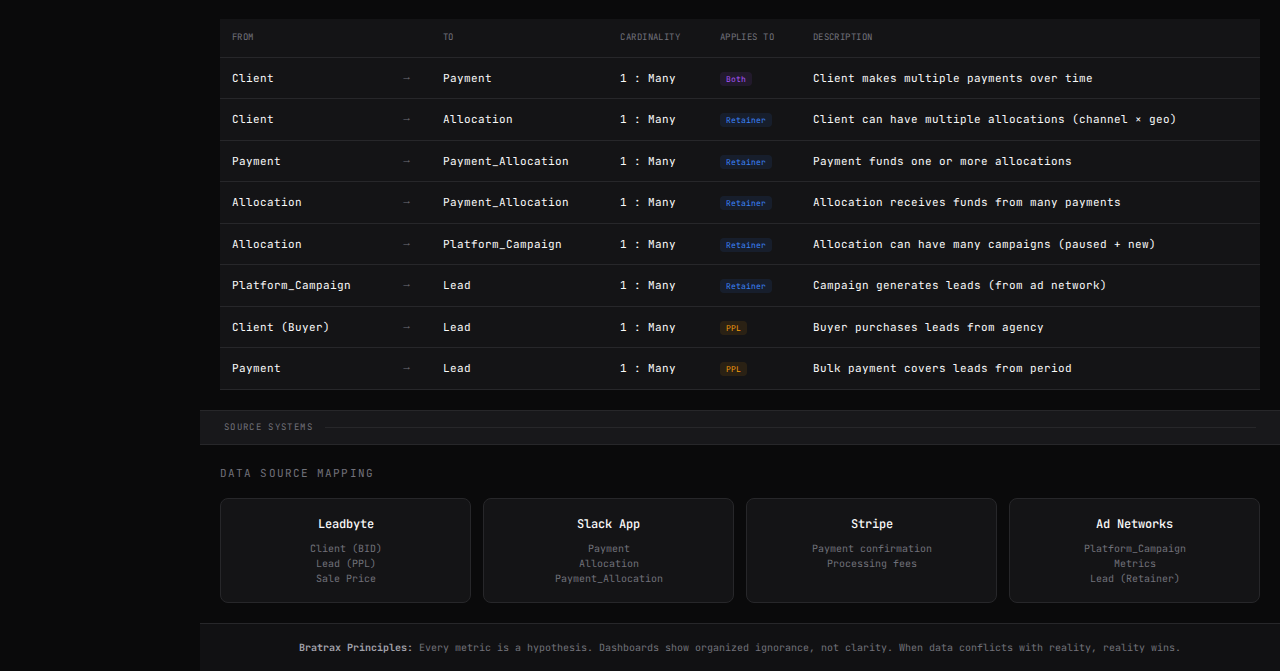
<file: cod-ontology/ontology.html>
<!DOCTYPE html>
<html lang="en">
<head>
    <meta charset="UTF-8">
    <meta name="viewport" content="width=device-width, initial-scale=1.0">
    <title>Cases on Demand | Ontology Map</title>
    <link href="https://fonts.googleapis.com/css2?family=JetBrains+Mono:wght@300;400;500;600&family=Newsreader:opsz,wght@6..72,300;6..72,400;6..72,500;6..72,600&display=swap" rel="stylesheet">
    <style>
        :root {
            --bg-primary: #0a0a0b;
            --bg-secondary: #111113;
            --bg-tertiary: #18181b;
            --bg-card: #141416;
            --border: #27272a;
            --border-light: #3f3f46;
            --text-primary: #fafafa;
            --text-secondary: #a1a1aa;
            --text-muted: #71717a;
            
            --retainer: #3b82f6;
            --retainer-dim: rgba(59, 130, 246, 0.1);
            --retainer-border: rgba(59, 130, 246, 0.3);
            
            --ppl: #f59e0b;
            --ppl-dim: rgba(245, 158, 11, 0.1);
            --ppl-border: rgba(245, 158, 11, 0.3);
            
            --shared: #a855f7;
            --shared-dim: rgba(168, 85, 247, 0.1);
            --shared-border: rgba(168, 85, 247, 0.3);
            
            --high: #22c55e;
            --medium: #f59e0b;
            --low: #ef4444;
        }

        * { margin: 0; padding: 0; box-sizing: border-box; }

        body {
            font-family: 'JetBrains Mono', monospace;
            background: var(--bg-primary);
            color: var(--text-primary);
            min-height: 100vh;
            font-size: 11px;
            line-height: 1.5;
        }

        /* Sidebar */
        .sidebar {
            position: fixed;
            left: 0;
            top: 0;
            bottom: 0;
            width: 200px;
            background: var(--bg-secondary);
            border-right: 1px solid var(--border);
            padding: 20px 0;
            z-index: 100;
        }

        .sidebar-logo {
            padding: 0 20px 20px;
            border-bottom: 1px solid var(--border);
            margin-bottom: 20px;
        }

        .sidebar-logo h1 {
            font-family: 'Newsreader', serif;
            font-size: 16px;
            font-weight: 500;
            display: flex;
            align-items: center;
            gap: 8px;
        }

        .logo-icon {
            width: 24px;
            height: 24px;
            background: linear-gradient(135deg, var(--retainer), var(--ppl));
            border-radius: 6px;
            display: flex;
            align-items: center;
            justify-content: center;
            font-size: 12px;
            font-weight: 600;
        }

        .sidebar-nav {
            padding: 0 12px;
        }

        .nav-item {
            display: flex;
            align-items: center;
            gap: 10px;
            padding: 10px 12px;
            border-radius: 6px;
            color: var(--text-secondary);
            text-decoration: none;
            font-size: 11px;
            margin-bottom: 4px;
            transition: all 0.15s;
        }

        .nav-item:hover {
            background: var(--bg-tertiary);
            color: var(--text-primary);
        }

        .nav-item.active {
            background: var(--retainer-dim);
            color: var(--retainer);
        }

        .nav-icon {
            font-size: 14px;
            width: 20px;
            text-align: center;
        }

        .sidebar-footer {
            position: absolute;
            bottom: 0;
            left: 0;
            right: 0;
            padding: 16px 20px;
            border-top: 1px solid var(--border);
            font-size: 9px;
            color: var(--text-muted);
        }

        /* Main Content */
        .main-content {
            margin-left: 200px;
            min-height: 100vh;
        }

        /* Header */
        .header {
            padding: 20px 24px;
            border-bottom: 1px solid var(--border);
            background: var(--bg-secondary);
        }

        .header-top {
            display: flex;
            justify-content: space-between;
            align-items: flex-start;
        }

        .header h1 {
            font-family: 'Newsreader', serif;
            font-size: 20px;
            font-weight: 500;
            margin-bottom: 4px;
        }

        .header-subtitle {
            font-size: 11px;
            color: var(--text-muted);
            max-width: 600px;
            line-height: 1.6;
        }

        .layer-legend {
            display: flex;
            gap: 12px;
        }

        .layer-badge {
            display: flex;
            align-items: center;
            gap: 6px;
            font-size: 10px;
            padding: 6px 12px;
            border-radius: 6px;
        }

        .layer-badge.retainer {
            background: var(--retainer-dim);
            color: var(--retainer);
            border: 1px solid var(--retainer-border);
        }

        .layer-badge.ppl {
            background: var(--ppl-dim);
            color: var(--ppl);
            border: 1px solid var(--ppl-border);
        }

        .layer-badge.shared {
            background: var(--shared-dim);
            color: var(--shared);
            border: 1px solid var(--shared-border);
        }

        .layer-dot {
            width: 8px;
            height: 8px;
            border-radius: 50%;
        }

        .layer-dot.retainer { background: var(--retainer); }
        .layer-dot.ppl { background: var(--ppl); }
        .layer-dot.shared { background: var(--shared); }

        /* Philosophy Banner */
        .philosophy-banner {
            background: var(--bg-tertiary);
            border-bottom: 1px solid var(--border);
            padding: 12px 24px;
            font-size: 11px;
            color: var(--text-secondary);
            text-align: center;
        }

        .philosophy-banner strong {
            color: var(--retainer);
        }

        /* Main Grid */
        .main-grid {
            display: grid;
            grid-template-columns: 1fr 1fr;
            gap: 1px;
            background: var(--border);
        }

        .panel {
            background: var(--bg-primary);
            padding: 20px;
        }

        .panel.full-width {
            grid-column: 1 / -1;
        }

        .panel-header {
            display: flex;
            justify-content: space-between;
            align-items: center;
            margin-bottom: 16px;
        }

        .panel-title {
            font-size: 11px;
            text-transform: uppercase;
            letter-spacing: 0.1em;
            color: var(--text-muted);
            display: flex;
            align-items: center;
            gap: 8px;
        }

        .panel-layer {
            font-size: 8px;
            padding: 3px 8px;
            border-radius: 4px;
            text-transform: uppercase;
            letter-spacing: 0.05em;
        }

        .panel-layer.retainer {
            background: var(--retainer-dim);
            color: var(--retainer);
        }

        .panel-layer.ppl {
            background: var(--ppl-dim);
            color: var(--ppl);
        }

        .panel-layer.shared {
            background: var(--shared-dim);
            color: var(--shared);
        }

        /* Section Divider */
        .section-divider {
            grid-column: 1 / -1;
            background: var(--bg-tertiary);
            padding: 10px 24px;
            font-size: 9px;
            text-transform: uppercase;
            letter-spacing: 0.15em;
            color: var(--text-muted);
            display: flex;
            align-items: center;
            gap: 12px;
        }

        .section-divider::after {
            content: '';
            flex: 1;
            height: 1px;
            background: var(--border);
        }

        /* Flow Diagram */
        .flow-container {
            display: flex;
            flex-direction: column;
            gap: 20px;
            align-items: center;
            padding: 20px;
        }

        .flow-section {
            width: 100%;
        }

        .flow-section-title {
            font-size: 10px;
            text-transform: uppercase;
            letter-spacing: 0.1em;
            color: var(--text-muted);
            margin-bottom: 12px;
            text-align: center;
        }

        .flow-row {
            display: flex;
            justify-content: center;
            align-items: center;
            gap: 16px;
            flex-wrap: wrap;
        }

        .flow-box {
            padding: 12px 20px;
            border-radius: 8px;
            text-align: center;
            min-width: 140px;
        }

        .flow-box.retainer {
            background: var(--retainer-dim);
            border: 1px solid var(--retainer-border);
        }

        .flow-box.ppl {
            background: var(--ppl-dim);
            border: 1px solid var(--ppl-border);
        }

        .flow-box.shared {
            background: var(--shared-dim);
            border: 1px solid var(--shared-border);
        }

        .flow-box-label {
            font-size: 8px;
            text-transform: uppercase;
            letter-spacing: 0.1em;
            margin-bottom: 4px;
        }

        .flow-box.retainer .flow-box-label { color: var(--retainer); }
        .flow-box.ppl .flow-box-label { color: var(--ppl); }
        .flow-box.shared .flow-box-label { color: var(--shared); }

        .flow-box-title {
            font-size: 12px;
            font-weight: 500;
        }

        .flow-arrow {
            color: var(--text-muted);
            font-size: 16px;
        }

        .flow-connector {
            display: flex;
            flex-direction: column;
            align-items: center;
            gap: 4px;
            color: var(--text-muted);
            font-size: 10px;
        }

        .flow-line {
            width: 1px;
            height: 20px;
            background: var(--border);
        }

        /* Entity Cards */
        .entity-grid {
            display: grid;
            grid-template-columns: repeat(2, 1fr);
            gap: 12px;
        }

        .entity-card {
            background: var(--bg-card);
            border: 1px solid var(--border);
            border-radius: 8px;
            padding: 16px;
            position: relative;
        }

        .entity-card::before {
            content: '';
            position: absolute;
            top: 0;
            left: 0;
            right: 0;
            height: 3px;
            border-radius: 8px 8px 0 0;
        }

        .entity-card.retainer::before { background: var(--retainer); }
        .entity-card.ppl::before { background: var(--ppl); }
        .entity-card.shared::before { background: var(--shared); }

        .entity-header {
            display: flex;
            justify-content: space-between;
            align-items: flex-start;
            margin-bottom: 12px;
        }

        .entity-name {
            font-size: 14px;
            font-weight: 600;
            font-family: 'Newsreader', serif;
        }

        .entity-type {
            font-size: 8px;
            padding: 3px 8px;
            border-radius: 4px;
            text-transform: uppercase;
        }

        .entity-type.retainer {
            background: var(--retainer-dim);
            color: var(--retainer);
        }

        .entity-type.ppl {
            background: var(--ppl-dim);
            color: var(--ppl);
        }

        .entity-type.shared {
            background: var(--shared-dim);
            color: var(--shared);
        }

        .entity-definition {
            font-size: 11px;
            color: var(--text-secondary);
            margin-bottom: 12px;
            padding-bottom: 12px;
            border-bottom: 1px solid var(--border);
            line-height: 1.5;
        }

        .entity-properties {
            margin-bottom: 12px;
        }

        .property-label {
            font-size: 9px;
            text-transform: uppercase;
            letter-spacing: 0.08em;
            color: var(--text-muted);
            margin-bottom: 6px;
        }

        .property-list {
            font-size: 10px;
            color: var(--text-secondary);
        }

        .property-item {
            display: flex;
            justify-content: space-between;
            padding: 4px 0;
            border-bottom: 1px dashed var(--border);
        }

        .property-item:last-child {
            border-bottom: none;
        }

        .property-name {
            color: var(--text-primary);
        }

        .property-type {
            color: var(--text-muted);
            font-size: 9px;
        }

        .entity-source {
            font-size: 9px;
            color: var(--text-muted);
            display: flex;
            align-items: center;
            gap: 6px;
        }

        .source-badge {
            padding: 2px 6px;
            background: var(--bg-tertiary);
            border-radius: 4px;
        }

        /* Relationship Table */
        .relationship-table {
            width: 100%;
            border-collapse: collapse;
        }

        .relationship-table th,
        .relationship-table td {
            padding: 12px;
            text-align: left;
            border-bottom: 1px solid var(--border);
        }

        .relationship-table th {
            font-size: 9px;
            text-transform: uppercase;
            letter-spacing: 0.05em;
            color: var(--text-muted);
            font-weight: 400;
            background: var(--bg-card);
        }

        .relationship-table td {
            font-size: 11px;
            background: var(--bg-card);
        }

        .relationship-arrow {
            color: var(--text-muted);
            font-family: 'Newsreader', serif;
        }

        .applies-badge {
            font-size: 8px;
            padding: 2px 6px;
            border-radius: 4px;
        }

        .applies-badge.retainer {
            background: var(--retainer-dim);
            color: var(--retainer);
        }

        .applies-badge.ppl {
            background: var(--ppl-dim);
            color: var(--ppl);
        }

        .applies-badge.both {
            background: var(--shared-dim);
            color: var(--shared);
        }

        /* Source Systems */
        .source-grid {
            display: grid;
            grid-template-columns: repeat(4, 1fr);
            gap: 12px;
        }

        .source-card {
            background: var(--bg-card);
            border: 1px solid var(--border);
            border-radius: 8px;
            padding: 16px;
            text-align: center;
        }

        .source-name {
            font-size: 12px;
            font-weight: 500;
            margin-bottom: 8px;
        }

        .source-entities {
            font-size: 10px;
            color: var(--text-muted);
        }

        /* Footer */
        .footer {
            padding: 16px 24px;
            background: var(--bg-secondary);
            border-top: 1px solid var(--border);
            font-size: 10px;
            color: var(--text-muted);
            text-align: center;
        }

        .footer strong {
            color: var(--text-secondary);
        }
    </style>
</head>
<body>
    <aside class="sidebar">
        <div class="sidebar-logo">
            <h1>
                <div class="logo-icon">C</div>
                COD Dashboard
            </h1>
        </div>
        <nav class="sidebar-nav">
            <a href="index.html" class="nav-item">
                <span class="nav-icon">◉</span>
                Overview
            </a>
            <a href="ontology.html" class="nav-item active">
                <span class="nav-icon">◇</span>
                Ontology
            </a>
            <a href="allocations.html" class="nav-item">
                <span class="nav-icon">⊞</span>
                Allocations
            </a>
            <a href="clients.html" class="nav-item">
                <span class="nav-icon">◈</span>
                Clients
            </a>
            <a href="campaigns.html" class="nav-item">
                <span class="nav-icon">▶</span>
                Campaigns
            </a>
            <a href="leads.html" class="nav-item">
                <span class="nav-icon">⟁</span>
                Leads
            </a>
            <a href="signals.html" class="nav-item">
                <span class="nav-icon">⚡</span>
                Signals
            </a>
        </nav>
        <div class="sidebar-footer">
            Built on Bratrax Principles
        </div>
    </aside>

    <main class="main-content">
        <header class="header">
            <div class="header-top">
                <div>
                    <h1>Ontology Map</h1>
                    <p class="header-subtitle">
                        The semantic foundation. What do our words mean? How does data flow between Retainer and PPL operations?
                        Every metric downstream inherits these definitions.
                    </p>
                </div>
                <div class="layer-legend">
                    <div class="layer-badge retainer">
                        <div class="layer-dot retainer"></div>
                        <span>Retainer Only</span>
                    </div>
                    <div class="layer-badge ppl">
                        <div class="layer-dot ppl"></div>
                        <span>PPL Only</span>
                    </div>
                    <div class="layer-badge shared">
                        <div class="layer-dot shared"></div>
                        <span>Both</span>
                    </div>
                </div>
            </div>
        </header>

        <div class="philosophy-banner">
            <strong>"Every join is a bet. Every definition is a hypothesis. Every pipeline is a chain of beliefs."</strong>
        </div>

        <div class="main-grid">
            <!-- Data Flow Diagram -->
            <div class="panel full-width">
                <div class="panel-header">
                    <div class="panel-title">Business Model Data Flows</div>
                </div>
                <div class="flow-container">
                    <!-- Retainer Flow -->
                    <div class="flow-section">
                        <div class="flow-section-title">Retainer Flow: Client pays upfront → Agency delivers leads</div>
                        <div class="flow-row">
                            <div class="flow-box shared">
                                <div class="flow-box-label">Entity</div>
                                <div class="flow-box-title">CLIENT</div>
                            </div>
                            <span class="flow-arrow">→</span>
                            <div class="flow-box retainer">
                                <div class="flow-box-label">Retainer</div>
                                <div class="flow-box-title">PAYMENT</div>
                            </div>
                            <span class="flow-arrow">→</span>
                            <div class="flow-box retainer">
                                <div class="flow-box-label">Retainer</div>
                                <div class="flow-box-title">ALLOCATION</div>
                            </div>
                            <span class="flow-arrow">→</span>
                            <div class="flow-box retainer">
                                <div class="flow-box-label">Retainer</div>
                                <div class="flow-box-title">CAMPAIGN</div>
                            </div>
                            <span class="flow-arrow">→</span>
                            <div class="flow-box retainer">
                                <div class="flow-box-label">Ad Network</div>
                                <div class="flow-box-title">LEAD</div>
                            </div>
                        </div>
                    </div>
                    
                    <div class="flow-connector">
                        <div class="flow-line"></div>
                        <span>vs</span>
                        <div class="flow-line"></div>
                    </div>

                    <!-- PPL Flow -->
                    <div class="flow-section">
                        <div class="flow-section-title">PPL Flow: Agency spends → Sells leads → Buyer pays later</div>
                        <div class="flow-row">
                            <div class="flow-box ppl">
                                <div class="flow-box-label">Agency</div>
                                <div class="flow-box-title">SPEND</div>
                            </div>
                            <span class="flow-arrow">→</span>
                            <div class="flow-box ppl">
                                <div class="flow-box-label">PPL</div>
                                <div class="flow-box-title">CAMPAIGN</div>
                            </div>
                            <span class="flow-arrow">→</span>
                            <div class="flow-box ppl">
                                <div class="flow-box-label">Leadbyte</div>
                                <div class="flow-box-title">LEAD</div>
                            </div>
                            <span class="flow-arrow">→</span>
                            <div class="flow-box shared">
                                <div class="flow-box-label">Entity</div>
                                <div class="flow-box-title">CLIENT</div>
                            </div>
                            <span class="flow-arrow">→</span>
                            <div class="flow-box ppl">
                                <div class="flow-box-label">Bulk</div>
                                <div class="flow-box-title">PAYMENT</div>
                            </div>
                        </div>
                    </div>
                </div>
            </div>

            <div class="section-divider">Core Entity Definitions</div>

            <!-- Entity Registry -->
            <div class="panel full-width">
                <div class="panel-header">
                    <div class="panel-title">
                        Entity Registry
                        <span class="panel-layer shared">6 Entities</span>
                    </div>
                </div>

                <div class="entity-grid">
                    <!-- CLIENT -->
                    <div class="entity-card shared">
                        <div class="entity-header">
                            <span class="entity-name">CLIENT</span>
                            <span class="entity-type shared">Both</span>
                        </div>
                        <div class="entity-definition">
                            A law firm or entity with a business relationship. Can be Retainer (pays upfront, receives leads) 
                            or PPL Buyer (purchases leads), or both simultaneously.
                        </div>
                        <div class="entity-properties">
                            <div class="property-label">Key Properties</div>
                            <div class="property-list">
                                <div class="property-item">
                                    <span class="property-name">client_id</span>
                                    <span class="property-type">string</span>
                                </div>
                                <div class="property-item">
                                    <span class="property-name">bid</span>
                                    <span class="property-type">integer (Leadbyte)</span>
                                </div>
                                <div class="property-item">
                                    <span class="property-name">relationship_types</span>
                                    <span class="property-type">["retainer", "ppl_buyer"]</span>
                                </div>
                                <div class="property-item">
                                    <span class="property-name">status</span>
                                    <span class="property-type">active | inactive | paused</span>
                                </div>
                            </div>
                        </div>
                        <div class="entity-source">
                            Sources: <span class="source-badge">Leadbyte</span> <span class="source-badge">Slack App</span>
                        </div>
                    </div>

                    <!-- PAYMENT -->
                    <div class="entity-card shared">
                        <div class="entity-header">
                            <span class="entity-name">PAYMENT</span>
                            <span class="entity-type shared">Both</span>
                        </div>
                        <div class="entity-definition">
                            Money received from a client. <strong>Retainer:</strong> Upfront, creates allocations, has fee deduction.
                            <strong>PPL:</strong> Bulk payout after leads delivered, covers a period.
                        </div>
                        <div class="entity-properties">
                            <div class="property-label">Key Properties</div>
                            <div class="property-list">
                                <div class="property-item">
                                    <span class="property-name">payment_type</span>
                                    <span class="property-type">retainer | ppl</span>
                                </div>
                                <div class="property-item">
                                    <span class="property-name">gross_amount</span>
                                    <span class="property-type">decimal</span>
                                </div>
                                <div class="property-item">
                                    <span class="property-name">fee_percent (RET)</span>
                                    <span class="property-type">decimal</span>
                                </div>
                                <div class="property-item">
                                    <span class="property-name">period_start/end (PPL)</span>
                                    <span class="property-type">date</span>
                                </div>
                            </div>
                        </div>
                        <div class="entity-source">
                            Sources: <span class="source-badge">Stripe</span> <span class="source-badge">Slack App</span>
                        </div>
                    </div>

                    <!-- ALLOCATION -->
                    <div class="entity-card retainer">
                        <div class="entity-header">
                            <span class="entity-name">ALLOCATION</span>
                            <span class="entity-type retainer">Retainer Only</span>
                        </div>
                        <div class="entity-definition">
                            Persistent budget container: Client × Channel × Geo. Funded by payments over time. 
                            This is the CONTROL UNIT for media buying. PPL has no allocations.
                        </div>
                        <div class="entity-properties">
                            <div class="property-label">Key Properties</div>
                            <div class="property-list">
                                <div class="property-item">
                                    <span class="property-name">allocation_id</span>
                                    <span class="property-type">KARNS-189-META-TX</span>
                                </div>
                                <div class="property-item">
                                    <span class="property-name">channel</span>
                                    <span class="property-type">Meta | Google</span>
                                </div>
                                <div class="property-item">
                                    <span class="property-name">attributes</span>
                                    <span class="property-type">{geos, case_types...}</span>
                                </div>
                                <div class="property-item">
                                    <span class="property-name">total_budget</span>
                                    <span class="property-type">calculated</span>
                                </div>
                            </div>
                        </div>
                        <div class="entity-source">
                            Sources: <span class="source-badge">Slack App</span>
                        </div>
                    </div>

                    <!-- PAYMENT_ALLOCATION -->
                    <div class="entity-card retainer">
                        <div class="entity-header">
                            <span class="entity-name">PAYMENT_ALLOCATION</span>
                            <span class="entity-type retainer">Retainer Only</span>
                        </div>
                        <div class="entity-definition">
                            Links Payment to Allocation(s). One payment funds multiple allocations. 
                            One allocation receives funds from multiple payments over time.
                        </div>
                        <div class="entity-properties">
                            <div class="property-label">Key Properties</div>
                            <div class="property-list">
                                <div class="property-item">
                                    <span class="property-name">payment_id</span>
                                    <span class="property-type">FK to Payment</span>
                                </div>
                                <div class="property-item">
                                    <span class="property-name">allocation_id</span>
                                    <span class="property-type">FK to Allocation</span>
                                </div>
                                <div class="property-item">
                                    <span class="property-name">amount</span>
                                    <span class="property-type">decimal</span>
                                </div>
                            </div>
                        </div>
                        <div class="entity-source">
                            Sources: <span class="source-badge">Slack App</span>
                        </div>
                    </div>

                    <!-- PLATFORM_CAMPAIGN -->
                    <div class="entity-card shared">
                        <div class="entity-header">
                            <span class="entity-name">PLATFORM_CAMPAIGN</span>
                            <span class="entity-type shared">Both</span>
                        </div>
                        <div class="entity-definition">
                            Actual campaign in Facebook/Google. <strong>Retainer:</strong> Links to allocation, has lifetime budget.
                            <strong>PPL:</strong> No allocation, uncapped spend, tracked for profitability.
                        </div>
                        <div class="entity-properties">
                            <div class="property-label">Key Properties</div>
                            <div class="property-list">
                                <div class="property-item">
                                    <span class="property-name">campaign_type</span>
                                    <span class="property-type">retainer | ppl</span>
                                </div>
                                <div class="property-item">
                                    <span class="property-name">allocation_id (RET)</span>
                                    <span class="property-type">parsed from name</span>
                                </div>
                                <div class="property-item">
                                    <span class="property-name">lifetime_budget (RET)</span>
                                    <span class="property-type">decimal</span>
                                </div>
                                <div class="property-item">
                                    <span class="property-name">platform</span>
                                    <span class="property-type">facebook | google</span>
                                </div>
                            </div>
                        </div>
                        <div class="entity-source">
                            Sources: <span class="source-badge">Facebook API</span> <span class="source-badge">Google API</span>
                        </div>
                    </div>

                    <!-- LEAD -->
                    <div class="entity-card shared">
                        <div class="entity-header">
                            <span class="entity-name">LEAD</span>
                            <span class="entity-type shared">Both</span>
                        </div>
                        <div class="entity-definition">
                            Potential legal case. <strong>Retainer:</strong> From ad network, delivered to client.
                            <strong>PPL:</strong> From Leadbyte, sold to buyer with sale_price.
                        </div>
                        <div class="entity-properties">
                            <div class="property-label">Key Properties</div>
                            <div class="property-list">
                                <div class="property-item">
                                    <span class="property-name">source_type</span>
                                    <span class="property-type">retainer | ppl</span>
                                </div>
                                <div class="property-item">
                                    <span class="property-name">allocation_id (RET)</span>
                                    <span class="property-type">FK to Allocation</span>
                                </div>
                                <div class="property-item">
                                    <span class="property-name">sale_price (PPL)</span>
                                    <span class="property-type">decimal</span>
                                </div>
                                <div class="property-item">
                                    <span class="property-name">case_type</span>
                                    <span class="property-type">mva | personal_injury...</span>
                                </div>
                            </div>
                        </div>
                        <div class="entity-source">
                            Sources: <span class="source-badge">Ad Network (RET)</span> <span class="source-badge">Leadbyte (PPL)</span>
                        </div>
                    </div>
                </div>
            </div>

            <div class="section-divider">Entity Relationships</div>

            <!-- Relationships -->
            <div class="panel full-width">
                <div class="panel-header">
                    <div class="panel-title">Relationship Matrix</div>
                </div>
                <table class="relationship-table">
                    <thead>
                        <tr>
                            <th>From</th>
                            <th></th>
                            <th>To</th>
                            <th>Cardinality</th>
                            <th>Applies To</th>
                            <th>Description</th>
                        </tr>
                    </thead>
                    <tbody>
                        <tr>
                            <td>Client</td>
                            <td class="relationship-arrow">→</td>
                            <td>Payment</td>
                            <td>1 : Many</td>
                            <td><span class="applies-badge both">Both</span></td>
                            <td>Client makes multiple payments over time</td>
                        </tr>
                        <tr>
                            <td>Client</td>
                            <td class="relationship-arrow">→</td>
                            <td>Allocation</td>
                            <td>1 : Many</td>
                            <td><span class="applies-badge retainer">Retainer</span></td>
                            <td>Client can have multiple allocations (channel × geo)</td>
                        </tr>
                        <tr>
                            <td>Payment</td>
                            <td class="relationship-arrow">→</td>
                            <td>Payment_Allocation</td>
                            <td>1 : Many</td>
                            <td><span class="applies-badge retainer">Retainer</span></td>
                            <td>Payment funds one or more allocations</td>
                        </tr>
                        <tr>
                            <td>Allocation</td>
                            <td class="relationship-arrow">→</td>
                            <td>Payment_Allocation</td>
                            <td>1 : Many</td>
                            <td><span class="applies-badge retainer">Retainer</span></td>
                            <td>Allocation receives funds from many payments</td>
                        </tr>
                        <tr>
                            <td>Allocation</td>
                            <td class="relationship-arrow">→</td>
                            <td>Platform_Campaign</td>
                            <td>1 : Many</td>
                            <td><span class="applies-badge retainer">Retainer</span></td>
                            <td>Allocation can have many campaigns (paused + new)</td>
                        </tr>
                        <tr>
                            <td>Platform_Campaign</td>
                            <td class="relationship-arrow">→</td>
                            <td>Lead</td>
                            <td>1 : Many</td>
                            <td><span class="applies-badge retainer">Retainer</span></td>
                            <td>Campaign generates leads (from ad network)</td>
                        </tr>
                        <tr>
                            <td>Client (Buyer)</td>
                            <td class="relationship-arrow">→</td>
                            <td>Lead</td>
                            <td>1 : Many</td>
                            <td><span class="applies-badge ppl">PPL</span></td>
                            <td>Buyer purchases leads from agency</td>
                        </tr>
                        <tr>
                            <td>Payment</td>
                            <td class="relationship-arrow">→</td>
                            <td>Lead</td>
                            <td>1 : Many</td>
                            <td><span class="applies-badge ppl">PPL</span></td>
                            <td>Bulk payment covers leads from period</td>
                        </tr>
                    </tbody>
                </table>
            </div>

            <div class="section-divider">Source Systems</div>

            <!-- Source Systems -->
            <div class="panel full-width">
                <div class="panel-header">
                    <div class="panel-title">Data Source Mapping</div>
                </div>
                <div class="source-grid">
                    <div class="source-card">
                        <div class="source-name">Leadbyte</div>
                        <div class="source-entities">
                            Client (BID)<br>
                            Lead (PPL)<br>
                            Sale Price
                        </div>
                    </div>
                    <div class="source-card">
                        <div class="source-name">Slack App</div>
                        <div class="source-entities">
                            Payment<br>
                            Allocation<br>
                            Payment_Allocation
                        </div>
                    </div>
                    <div class="source-card">
                        <div class="source-name">Stripe</div>
                        <div class="source-entities">
                            Payment confirmation<br>
                            Processing fees
                        </div>
                    </div>
                    <div class="source-card">
                        <div class="source-name">Ad Networks</div>
                        <div class="source-entities">
                            Platform_Campaign<br>
                            Metrics<br>
                            Lead (Retainer)
                        </div>
                    </div>
                </div>
            </div>
        </div>

        <footer class="footer">
            <strong>Bratrax Principles:</strong> Every metric is a hypothesis. Dashboards show organized ignorance, not clarity. 
            When data conflicts with reality, reality wins.
        </footer>
    </main>
</body>
</html>
</file>
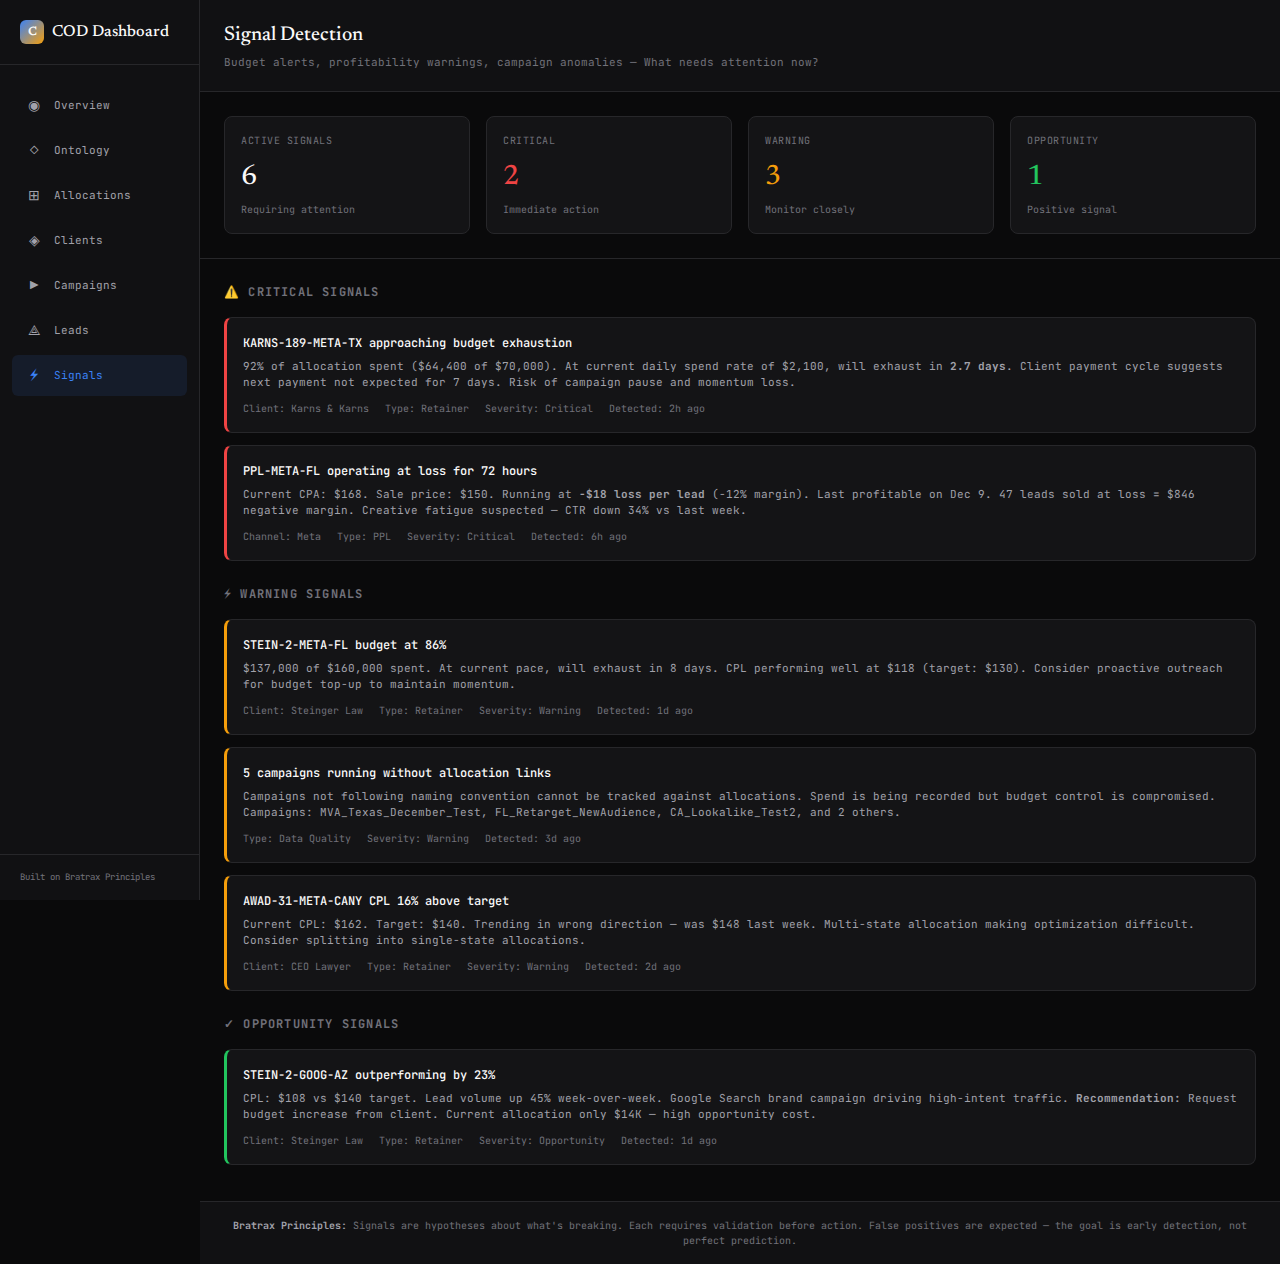
<file: cod-ontology/signals.html>
<!DOCTYPE html>
<html lang="en">
<head>
    <meta charset="UTF-8">
    <meta name="viewport" content="width=device-width, initial-scale=1.0">
    <title>Cases on Demand | Signal Detection</title>
    <link href="https://fonts.googleapis.com/css2?family=JetBrains+Mono:wght@300;400;500;600&family=Newsreader:opsz,wght@6..72,300;6..72,400;6..72,500;6..72,600&display=swap" rel="stylesheet">
    <link rel="stylesheet" href="styles.css">
</head>
<body>
    <aside class="sidebar">
        <div class="sidebar-logo"><h1><div class="logo-icon">C</div>COD Dashboard</h1></div>
        <nav class="sidebar-nav">
            <a href="index.html" class="nav-item"><span class="nav-icon">◉</span>Overview</a>
            <a href="ontology.html" class="nav-item"><span class="nav-icon">◇</span>Ontology</a>
            <a href="allocations.html" class="nav-item"><span class="nav-icon">⊞</span>Allocations</a>
            <a href="clients.html" class="nav-item"><span class="nav-icon">◈</span>Clients</a>
            <a href="campaigns.html" class="nav-item"><span class="nav-icon">▶</span>Campaigns</a>
            <a href="leads.html" class="nav-item"><span class="nav-icon">⟁</span>Leads</a>
            <a href="signals.html" class="nav-item active"><span class="nav-icon">⚡</span>Signals</a>
        </nav>
        <div class="sidebar-footer">Built on Bratrax Principles</div>
    </aside>

    <main class="main-content">
        <header class="header">
            <div>
                <h1>Signal Detection</h1>
                <p class="header-subtitle">Budget alerts, profitability warnings, campaign anomalies — What needs attention now?</p>
            </div>
        </header>

        <div class="summary-grid">
            <div class="summary-card">
                <div class="summary-label">Active Signals</div>
                <div class="summary-value">6</div>
                <div class="summary-subtext">Requiring attention</div>
            </div>
            <div class="summary-card">
                <div class="summary-label">Critical</div>
                <div class="summary-value" style="color: var(--low);">2</div>
                <div class="summary-subtext">Immediate action</div>
            </div>
            <div class="summary-card">
                <div class="summary-label">Warning</div>
                <div class="summary-value" style="color: var(--medium);">3</div>
                <div class="summary-subtext">Monitor closely</div>
            </div>
            <div class="summary-card">
                <div class="summary-label">Opportunity</div>
                <div class="summary-value" style="color: var(--high);">1</div>
                <div class="summary-subtext">Positive signal</div>
            </div>
        </div>

        <div style="padding: 24px;">
            <h3 style="font-size: 12px; text-transform: uppercase; letter-spacing: 0.1em; color: var(--text-muted); margin-bottom: 16px;">⚠️ Critical Signals</h3>
            
            <div class="signal-item critical">
                <div class="signal-title">KARNS-189-META-TX approaching budget exhaustion</div>
                <div class="signal-description">
                    92% of allocation spent ($64,400 of $70,000). At current daily spend rate of $2,100, will exhaust in <strong>2.7 days</strong>. 
                    Client payment cycle suggests next payment not expected for 7 days. Risk of campaign pause and momentum loss.
                </div>
                <div class="signal-meta">
                    <span>Client: Karns & Karns</span>
                    <span>Type: Retainer</span>
                    <span>Severity: Critical</span>
                    <span>Detected: 2h ago</span>
                </div>
            </div>

            <div class="signal-item critical">
                <div class="signal-title">PPL-META-FL operating at loss for 72 hours</div>
                <div class="signal-description">
                    Current CPA: $168. Sale price: $150. Running at <strong>-$18 loss per lead</strong> (-12% margin). 
                    Last profitable on Dec 9. 47 leads sold at loss = $846 negative margin. Creative fatigue suspected — CTR down 34% vs last week.
                </div>
                <div class="signal-meta">
                    <span>Channel: Meta</span>
                    <span>Type: PPL</span>
                    <span>Severity: Critical</span>
                    <span>Detected: 6h ago</span>
                </div>
            </div>

            <h3 style="font-size: 12px; text-transform: uppercase; letter-spacing: 0.1em; color: var(--text-muted); margin: 24px 0 16px;">⚡ Warning Signals</h3>

            <div class="signal-item">
                <div class="signal-title">STEIN-2-META-FL budget at 86%</div>
                <div class="signal-description">
                    $137,000 of $160,000 spent. At current pace, will exhaust in 8 days. CPL performing well at $118 (target: $130).
                    Consider proactive outreach for budget top-up to maintain momentum.
                </div>
                <div class="signal-meta">
                    <span>Client: Steinger Law</span>
                    <span>Type: Retainer</span>
                    <span>Severity: Warning</span>
                    <span>Detected: 1d ago</span>
                </div>
            </div>

            <div class="signal-item">
                <div class="signal-title">5 campaigns running without allocation links</div>
                <div class="signal-description">
                    Campaigns not following naming convention cannot be tracked against allocations. 
                    Spend is being recorded but budget control is compromised. Campaigns: MVA_Texas_December_Test, FL_Retarget_NewAudience, CA_Lookalike_Test2, and 2 others.
                </div>
                <div class="signal-meta">
                    <span>Type: Data Quality</span>
                    <span>Severity: Warning</span>
                    <span>Detected: 3d ago</span>
                </div>
            </div>

            <div class="signal-item">
                <div class="signal-title">AWAD-31-META-CANY CPL 16% above target</div>
                <div class="signal-description">
                    Current CPL: $162. Target: $140. Trending in wrong direction — was $148 last week.
                    Multi-state allocation making optimization difficult. Consider splitting into single-state allocations.
                </div>
                <div class="signal-meta">
                    <span>Client: CEO Lawyer</span>
                    <span>Type: Retainer</span>
                    <span>Severity: Warning</span>
                    <span>Detected: 2d ago</span>
                </div>
            </div>

            <h3 style="font-size: 12px; text-transform: uppercase; letter-spacing: 0.1em; color: var(--text-muted); margin: 24px 0 16px;">✓ Opportunity Signals</h3>

            <div class="signal-item success">
                <div class="signal-title">STEIN-2-GOOG-AZ outperforming by 23%</div>
                <div class="signal-description">
                    CPL: $108 vs $140 target. Lead volume up 45% week-over-week. Google Search brand campaign driving high-intent traffic.
                    <strong>Recommendation:</strong> Request budget increase from client. Current allocation only $14K — high opportunity cost.
                </div>
                <div class="signal-meta">
                    <span>Client: Steinger Law</span>
                    <span>Type: Retainer</span>
                    <span>Severity: Opportunity</span>
                    <span>Detected: 1d ago</span>
                </div>
            </div>
        </div>

        <footer class="footer">
            <strong>Bratrax Principles:</strong> Signals are hypotheses about what's breaking. Each requires validation before action. 
            False positives are expected — the goal is early detection, not perfect prediction.
        </footer>
    </main>
</body>
</html>
</file>
<file: cod-ontology/styles.css>
:root {
    --bg-primary: #0a0a0b;
    --bg-secondary: #111113;
    --bg-tertiary: #18181b;
    --bg-card: #141416;
    --border: #27272a;
    --border-light: #3f3f46;
    --text-primary: #fafafa;
    --text-secondary: #a1a1aa;
    --text-muted: #71717a;
    
    --retainer: #3b82f6;
    --retainer-dim: rgba(59, 130, 246, 0.1);
    --retainer-border: rgba(59, 130, 246, 0.3);
    
    --ppl: #f59e0b;
    --ppl-dim: rgba(245, 158, 11, 0.1);
    --ppl-border: rgba(245, 158, 11, 0.3);
    
    --shared: #a855f7;
    --shared-dim: rgba(168, 85, 247, 0.1);
    --shared-border: rgba(168, 85, 247, 0.3);
    
    --high: #22c55e;
    --high-dim: rgba(34, 197, 94, 0.1);
    --medium: #f59e0b;
    --medium-dim: rgba(245, 158, 11, 0.1);
    --low: #ef4444;
    --low-dim: rgba(239, 68, 68, 0.1);
}

* { margin: 0; padding: 0; box-sizing: border-box; }

body {
    font-family: 'JetBrains Mono', monospace;
    background: var(--bg-primary);
    color: var(--text-primary);
    min-height: 100vh;
    font-size: 11px;
    line-height: 1.5;
}

/* Sidebar */
.sidebar {
    position: fixed;
    left: 0;
    top: 0;
    bottom: 0;
    width: 200px;
    background: var(--bg-secondary);
    border-right: 1px solid var(--border);
    padding: 20px 0;
    z-index: 100;
}

.sidebar-logo {
    padding: 0 20px 20px;
    border-bottom: 1px solid var(--border);
    margin-bottom: 20px;
}

.sidebar-logo h1 {
    font-family: 'Newsreader', serif;
    font-size: 16px;
    font-weight: 500;
    display: flex;
    align-items: center;
    gap: 8px;
}

.logo-icon {
    width: 24px;
    height: 24px;
    background: linear-gradient(135deg, var(--retainer), var(--ppl));
    border-radius: 6px;
    display: flex;
    align-items: center;
    justify-content: center;
    font-size: 12px;
    font-weight: 600;
}

.sidebar-nav { padding: 0 12px; }

.nav-item {
    display: flex;
    align-items: center;
    gap: 10px;
    padding: 10px 12px;
    border-radius: 6px;
    color: var(--text-secondary);
    text-decoration: none;
    font-size: 11px;
    margin-bottom: 4px;
    transition: all 0.15s;
}

.nav-item:hover {
    background: var(--bg-tertiary);
    color: var(--text-primary);
}

.nav-item.active {
    background: var(--retainer-dim);
    color: var(--retainer);
}

.nav-icon { font-size: 14px; width: 20px; text-align: center; }

.nav-badge {
    margin-left: auto;
    font-size: 9px;
    padding: 2px 6px;
    border-radius: 4px;
    background: var(--medium-dim);
    color: var(--medium);
}

.sidebar-footer {
    position: absolute;
    bottom: 0;
    left: 0;
    right: 0;
    padding: 16px 20px;
    border-top: 1px solid var(--border);
    font-size: 9px;
    color: var(--text-muted);
}

/* Main Content */
.main-content { margin-left: 200px; min-height: 100vh; }

/* Header */
.header {
    padding: 20px 24px;
    border-bottom: 1px solid var(--border);
    background: var(--bg-secondary);
    display: flex;
    justify-content: space-between;
    align-items: center;
}

.header h1 {
    font-family: 'Newsreader', serif;
    font-size: 20px;
    font-weight: 500;
    margin-bottom: 4px;
}

.header-subtitle { font-size: 11px; color: var(--text-muted); }

/* Summary Grid */
.summary-grid {
    display: grid;
    grid-template-columns: repeat(4, 1fr);
    gap: 16px;
    padding: 24px;
    border-bottom: 1px solid var(--border);
}

.summary-card {
    background: var(--bg-card);
    border: 1px solid var(--border);
    border-radius: 8px;
    padding: 16px;
}

.summary-label {
    font-size: 10px;
    color: var(--text-muted);
    text-transform: uppercase;
    letter-spacing: 0.05em;
    margin-bottom: 8px;
}

.summary-value {
    font-family: 'Newsreader', serif;
    font-size: 28px;
    font-weight: 500;
}

.summary-subtext { font-size: 10px; color: var(--text-muted); margin-top: 4px; }

/* Tables */
.table-container { padding: 24px; }

.data-table {
    width: 100%;
    border-collapse: collapse;
    background: var(--bg-card);
    border-radius: 8px;
    overflow: hidden;
}

.data-table th, .data-table td {
    padding: 14px 16px;
    text-align: left;
    border-bottom: 1px solid var(--border);
}

.data-table th {
    font-size: 9px;
    text-transform: uppercase;
    letter-spacing: 0.05em;
    color: var(--text-muted);
    font-weight: 400;
    background: var(--bg-tertiary);
}

.data-table td { font-size: 11px; }
.data-table tbody tr:hover { background: var(--bg-tertiary); }

/* Badges */
.badge {
    font-size: 9px;
    padding: 3px 8px;
    border-radius: 4px;
    text-transform: uppercase;
}

.badge.retainer { background: var(--retainer-dim); color: var(--retainer); }
.badge.ppl { background: var(--ppl-dim); color: var(--ppl); }
.badge.shared { background: var(--shared-dim); color: var(--shared); }
.badge.high { background: var(--high-dim); color: var(--high); }
.badge.medium { background: var(--medium-dim); color: var(--medium); }
.badge.low { background: var(--low-dim); color: var(--low); }
.badge.neutral { background: var(--bg-tertiary); color: var(--text-muted); }

/* Progress Bar */
.progress-bar {
    width: 100%;
    height: 6px;
    background: var(--bg-tertiary);
    border-radius: 3px;
    margin-top: 6px;
    overflow: hidden;
}

.progress-fill { height: 100%; border-radius: 3px; }
.progress-fill.high { background: var(--high); }
.progress-fill.medium { background: var(--medium); }
.progress-fill.low { background: var(--low); }

/* Values */
.value { font-family: 'Newsreader', serif; font-size: 13px; }
.value.good { color: var(--high); }
.value.bad { color: var(--low); }

/* Footer */
.footer {
    padding: 16px 24px;
    background: var(--bg-secondary);
    border-top: 1px solid var(--border);
    font-size: 10px;
    color: var(--text-muted);
    text-align: center;
}

.footer strong { color: var(--text-secondary); }

/* Cards Grid */
.cards-grid {
    display: grid;
    grid-template-columns: repeat(3, 1fr);
    gap: 16px;
    padding: 24px;
}

/* Signal Items */
.signal-item {
    background: var(--bg-card);
    border: 1px solid var(--border);
    border-left: 3px solid var(--medium);
    border-radius: 8px;
    padding: 16px;
    margin-bottom: 12px;
}

.signal-item.critical { border-left-color: var(--low); }
.signal-item.success { border-left-color: var(--high); }

.signal-title { font-size: 12px; font-weight: 500; margin-bottom: 6px; }
.signal-description { font-size: 11px; color: var(--text-secondary); }
.signal-meta { display: flex; gap: 16px; margin-top: 10px; font-size: 10px; color: var(--text-muted); }
</file>
